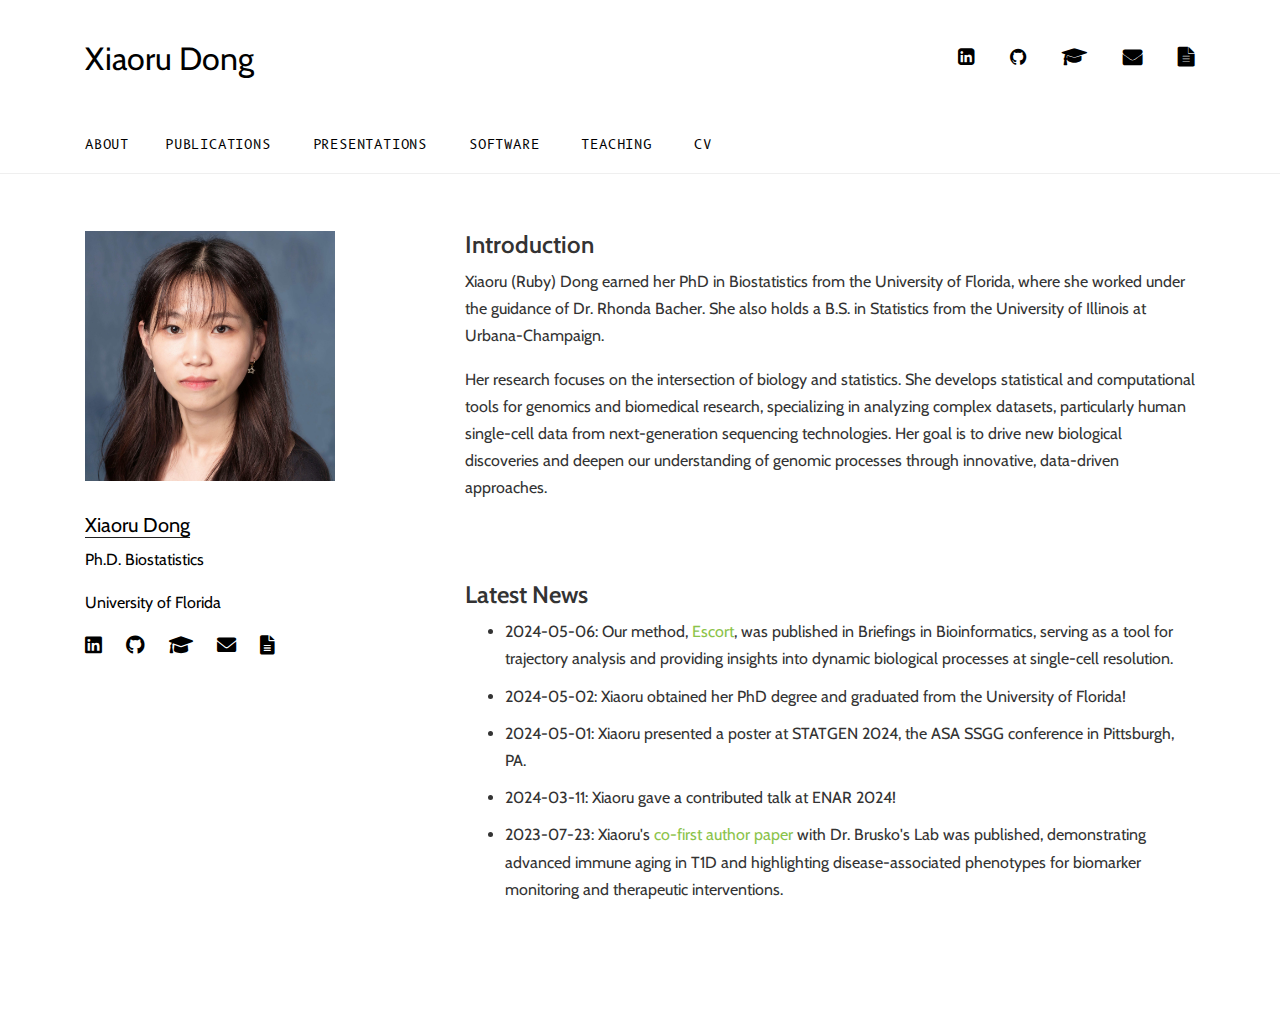
<file: index.html>
<!DOCTYPE html>
<html lang="en">

<head>
  <title>Xiaoru Dong &mdash; </title>
  <meta charset="utf-8">
  <meta name="viewport" content="width=device-width, initial-scale=1, shrink-to-fit=no">

  <link href="https://fonts.googleapis.com/css?family=B612+Mono|Cabin:400,700&display=swap" rel="stylesheet">
  <link rel="stylesheet" href="fonts/icomoon/style.css">

  <link rel="stylesheet" href="css/bootstrap.min.css">
  <link rel="stylesheet" href="css/jquery-ui.css">
  <link rel="stylesheet" href="css/owl.carousel.min.css">
  <link rel="stylesheet" href="css/owl.theme.default.min.css">
  <link rel="stylesheet" href="css/owl.theme.default.min.css">

  <link rel="stylesheet" href="css/jquery.fancybox.min.css">
  <link rel="stylesheet" href="css/bootstrap-datepicker.css">
  <link rel="stylesheet" href="fonts/flaticon/font/flaticon.css">
  <link rel="stylesheet" href="css/aos.css">
  <link href="css/jquery.mb.YTPlayer.min.css" media="all" rel="stylesheet" type="text/css">

  <link rel="stylesheet" href="css/style.css">

  <!-- Include Font Awesome -->
  <link rel="stylesheet" href="https://cdnjs.cloudflare.com/ajax/libs/font-awesome/6.0.0-beta3/css/all.min.css">

  <style>
    .icon-size {
      font-size: 1.2rem;
      color: black;
    }
    .icon-size:hover {
      color: gray;
    }
    .contact-link {
      margin-right: 20px; /* Increased margin for spacing */
    }
    .news-item {
      margin-bottom: 10px; /* Space between news items */
    }
  </style>
</head>

<body data-spy="scroll" data-target=".site-navbar-target" data-offset="300">

  <div class="site-wrap">

    <div class="site-mobile-menu site-navbar-target">
      <div class="site-mobile-menu-header">
        <div class="site-mobile-menu-close mt-3">
          <span class="icon-close2 js-menu-toggle"></span>
        </div>
      </div>
      <div class="site-mobile-menu-body"></div>
    </div>
    
    <div class="header-top">
      <div class="container">
        <div class="row align-items-center">
          <div class="col-12 col-lg-6 d-flex">
            <a href="index.html" class="site-logo">
              Xiaoru Dong
            </a>

            <a href="#" class="ml-auto d-inline-block d-lg-none site-menu-toggle js-menu-toggle text-black">
              <span class="icon-menu h3"></span>
            </a>
          </div>
          <div class="ml-md-auto top-social d-none d-lg-inline-block">
            <a href="https://www.linkedin.com/in/xiaoru-dong" class="d-inline-block p-3" title="LinkedIn"><span class="fab fa-linkedin icon-size"></span></a>
            <a href="https://github.com/xiaorudong" class="d-inline-block p-3" title="GitHub"><span class="fab fa-github icon-size"></span></a>
            <a href="https://scholar.google.com/citations?user=DLBO3GMAAAAJ&hl=en" class="d-inline-block p-3" title="Google Scholar"><span class="fas fa-graduation-cap icon-size"></span></a>
            <a href="mailto:xdong1@ufl.edu" class="d-inline-block p-3" title="Email"><span class="fas fa-envelope icon-size"></span></a>
            <a href="doc/CV_XD_final_v2.pdf" class="d-inline-block p-3" title="CV"><span class="fas fa-file-alt icon-size"></span></a>
          </div>
        </div>
      </div>
      
      <div class="site-navbar py-2 js-sticky-header site-navbar-target d-none pl-0 d-lg-block" role="banner">
        <div class="container">
          <div class="d-flex align-items-center">
            <div class="mr-auto">
              <nav class="site-navigation position-relative text-right" role="navigation">
                <ul class="site-menu main-menu js-clone-nav mr-auto d-none pl-0 d-lg-block">
                  <li class="active">
                    <a href="index.html" class="nav-link text-left">About</a>
                  </li>
                  <li>
                    <a href="publications.html" class="nav-link text-left">Publications</a>
                  </li>
                  <li>
                    <a href="presentations.html" class="nav-link text-left">Presentations</a>
                  </li>
                  <li>
                    <a href="software.html" class="nav-link text-left">Software</a>
                  </li>
                  <li>
                    <a href="teaching.html" class="nav-link text-left">Teaching</a>
                  </li>
                  <li>
                    <a href="doc/CV_XD_final_v2.pdf" class="nav-link text-left" download>CV</a>
                  </li>
                </ul>
              </nav>
            </div>
          </div>
        </div>
      </div>
    </div>
    
    <div class="site-section">
      <div class="container">
        <div class="row">
          <div class="col-lg-4">
            <div class="section-title">
              <img src="images/headshot_square.jpg" alt="Xiaoru Dong" class="img-fluid mb-3" style="width: 250px; height: 250px;">
              <h2 class="mt-3">Xiaoru Dong</h2>
              <p> Ph.D. Biostatistics</p>
              <p> University of Florida</p>
              <div class="mt-3">
                <a href="https://www.linkedin.com/in/xiaoru-dong" class="contact-link icon-size" title="LinkedIn"><span class="fab fa-linkedin"></span></a>
                <a href="https://github.com/xiaorudong" class="contact-link icon-size" title="GitHub"><span class="fab fa-github"></span></a>
                <a href="https://scholar.google.com/citations?user=DLBO3GMAAAAJ&hl=en" class="contact-link icon-size" title="Google Scholar"><span class="fas fa-graduation-cap"></span></a>
                <a href="mailto:xdong1@ufl.edu" class="contact-link icon-size" title="Email"><span class="fas fa-envelope"></span></a>
                <a href="doc/CV_XD_final_v2.pdf" class="contact-link icon-size" title="CV"><span class="fas fa-file-alt"></span></a>
              </div>
            </div>
          </div>
          <div class="col-lg-8">
            <h2 class="introduction-heading">Introduction</h2>
            <p class="mb-3">Xiaoru (Ruby) Dong earned her PhD in Biostatistics from the University of Florida, where she worked under the guidance of Dr. Rhonda Bacher. She also holds a B.S. in Statistics from the University of Illinois at Urbana-Champaign.</p>
            <p>Her research focuses on the intersection of biology and statistics. She develops statistical and computational tools for genomics and biomedical research, specializing in analyzing complex datasets, particularly human single-cell data from next-generation sequencing technologies. Her goal is to drive new biological discoveries and deepen our understanding of genomic processes through innovative, data-driven approaches.</p>
            
            <h2 class="latest-news-heading section-spacing">Latest News</h2>
            <ul>
              <li class="news-item">2024-05-06: Our method, <a href="https://academic.oup.com/bib/article/25/3/bbae216/7667559">Escort</a>, was published in Briefings in Bioinformatics, serving as a tool for trajectory analysis and providing insights into dynamic biological processes at single-cell resolution.</li>
              <li class="news-item">2024-05-02: Xiaoru obtained her PhD degree and graduated from the University of Florida!</li>
              <li class="news-item">2024-05-01: Xiaoru presented a poster at STATGEN 2024, the ASA SSGG conference in Pittsburgh, PA.</li>
              <li class="news-item">2024-03-11: Xiaoru gave a contributed talk at ENAR 2024!</li>
              <li class="news-item">2023-07-23: Xiaoru's <a href="https://www.ncbi.nlm.nih.gov/pmc/articles/PMC10544250">co-first author paper</a> with Dr. Brusko's Lab was published, demonstrating advanced immune aging in T1D and highlighting disease-associated phenotypes for biomarker monitoring and therapeutic interventions.</li>
            </ul>
          </div>
        </div>
      </div>
    </div>
    <!-- .site-wrap -->

    <!-- loader -->
    <div id="loader" class="show fullscreen">
      <svg class="circular" width="48px" height="48px">
        <circle class="path-bg" cx="24" cy="24" r="22" fill="none" stroke-width="4" stroke="#eeeeee"/>
        <circle class="path" cx="24" cy="24" r="22" fill="none" stroke-width="4" stroke-miterlimit="10" stroke="#ff5e15"/>
      </svg>
    </div>

    <script src="js/jquery-3.3.1.min.js"></script>
    <script src="js/jquery-migrate-3.0.1.min.js"></script>
    <script src="js/jquery-ui.js"></script>
    <script src="js/popper.min.js"></script>
    <script src="js/bootstrap.min.js"></script>
    <script src="js/owl.carousel.min.js"></script>
    <script src="js/jquery.stellar.min.js"></script>
    <script src="js/jquery.countdown.min.js"></script>
    <script src="js/bootstrap-datepicker.min.js"></script>
    <script src="js/jquery.easing.1.3.js"></script>
    <script src="js/aos.js"></script>
    <script src="js/jquery.fancybox.min.js"></script>
    <script src="js/jquery.sticky.js"></script>
    <script src="js/jquery.mb.YTPlayer.min.js"></script>
    <script src="js/main.js"></script>
  </div>
</body>
</html>
</file>
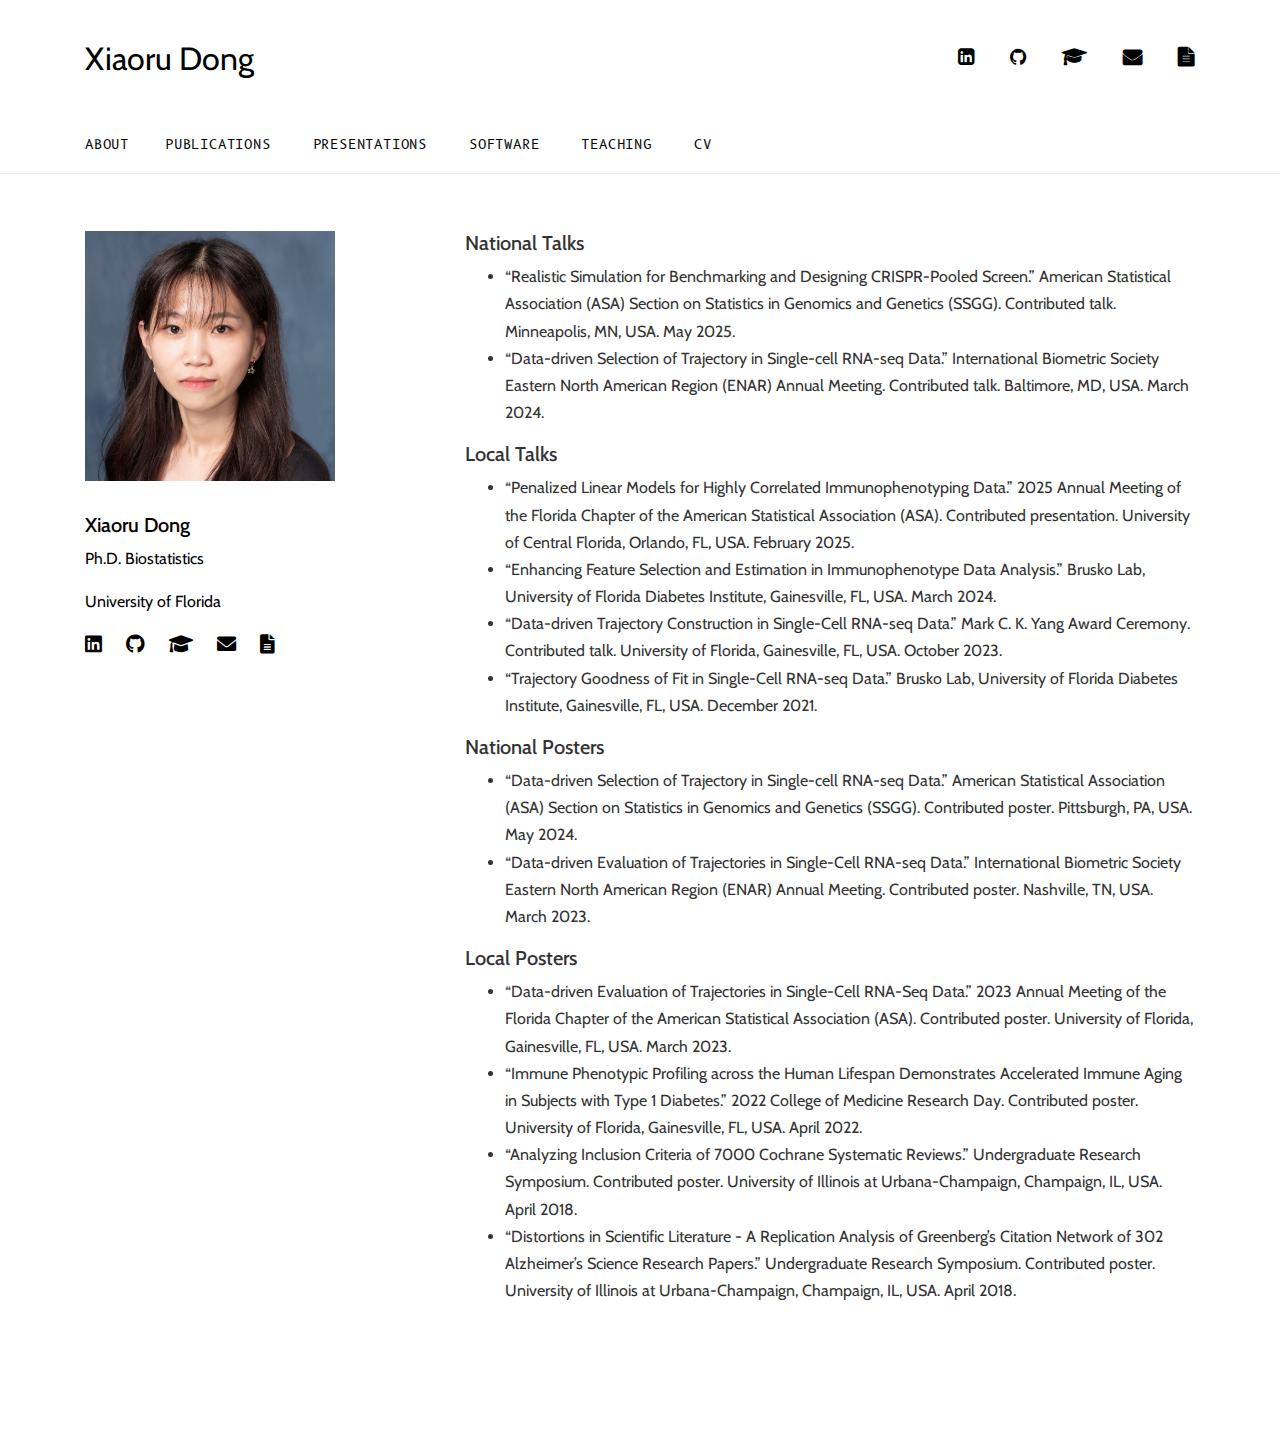
<file: presentations.html>
<!DOCTYPE html>
<html lang="en">

<head>
  <title>Xiaoru Dong &mdash; </title>
  <meta charset="utf-8">
  <meta name="viewport" content="width=device-width, initial-scale=1, shrink-to-fit=no">

  <link href="https://fonts.googleapis.com/css?family=B612+Mono|Cabin:400,700&display=swap" rel="stylesheet">
  <link rel="stylesheet" href="fonts/icomoon/style.css">

  <link rel="stylesheet" href="css/bootstrap.min.css">
  <link rel="stylesheet" href="css/jquery-ui.css">
  <link rel="stylesheet" href="css/owl.carousel.min.css">
  <link rel="stylesheet" href="css/owl.theme.default.min.css">
  <link rel="stylesheet" href="css/owl.theme.default.min.css">

  <link rel="stylesheet" href="css/jquery.fancybox.min.css">
  <link rel="stylesheet" href="css/bootstrap-datepicker.css">
  <link rel="stylesheet" href="fonts/flaticon/font/flaticon.css">
  <link rel="stylesheet" href="css/aos.css">
  <link href="css/jquery.mb.YTPlayer.min.css" media="all" rel="stylesheet" type="text/css">

  <link rel="stylesheet" href="css/style.css">

  <!-- Include Font Awesome -->
  <link rel="stylesheet" href="https://cdnjs.cloudflare.com/ajax/libs/font-awesome/6.0.0-beta3/css/all.min.css">

  <style>
    .icon-size {
      font-size: 1.2rem;
      color: black;
    }

    .icon-size:hover {
      color: gray;
    }

    .contact-link {
      margin-right: 20px;
      /* Increased margin for spacing */
    }

    .news-item {
      margin-bottom: 10px;
      /* Space between news items */
    }
  </style>
</head>

<body data-spy="scroll" data-target=".site-navbar-target" data-offset="300">

  <div class="site-wrap">

    <div class="site-mobile-menu site-navbar-target">
      <div class="site-mobile-menu-header">
        <div class="site-mobile-menu-close mt-3">
          <span class="icon-close2 js-menu-toggle"></span>
        </div>
      </div>
      <div class="site-mobile-menu-body"></div>
    </div>

    <div class="header-top">
      <div class="container">
        <div class="row align-items-center">
          <div class="col-12 col-lg-6 d-flex">
            <a href="index.html" class="site-logo">
              Xiaoru Dong
            </a>

            <a href="#" class="ml-auto d-inline-block d-lg-none site-menu-toggle js-menu-toggle text-black">
              <span class="icon-menu h3"></span>
            </a>
          </div>
          <div class="ml-md-auto top-social d-none d-lg-inline-block">
            <a href="https://www.linkedin.com/in/xiaoru-dong" class="d-inline-block p-3" title="LinkedIn"><span class="fab fa-linkedin icon-size"></span></a>
            <a href="https://github.com/xiaorudong" class="d-inline-block p-3" title="GitHub"><span class="fab fa-github icon-size"></span></a>
            <a href="https://scholar.google.com/citations?user=DLBO3GMAAAAJ&hl=en" class="d-inline-block p-3" title="Google Scholar"><span class="fas fa-graduation-cap icon-size"></span></a>
            <a href="mailto:xdong1@ufl.edu" class="d-inline-block p-3" title="Email"><span class="fas fa-envelope icon-size"></span></a>
            <a href="doc/CV_XD_final_v2.pdf" class="d-inline-block p-3" title="CV"><span class="fas fa-file-alt icon-size"></span></a>
          </div>
        </div>
      </div>

      <div class="site-navbar py-2 js-sticky-header site-navbar-target d-none pl-0 d-lg-block" role="banner">
        <div class="container">
          <div class="d-flex align-items-center">
            <div class="mr-auto">
              <nav class="site-navigation position-relative text-right" role="navigation">
                <ul class="site-menu main-menu js-clone-nav mr-auto d-none pl-0 d-lg-block">
                  <li class="active">
                    <a href="index.html" class="nav-link text-left">About</a>
                  </li>
                  <li>
                    <a href="publications.html" class="nav-link text-left">Publications</a>
                  </li>
                  <li>
                    <a href="presentations.html" class="nav-link text-left">Presentations</a>
                  </li>
                  <li>
                    <a href="software.html" class="nav-link text-left">Software</a>
                  </li>
                  <li>
                    <a href="teaching.html" class="nav-link text-left">Teaching</a>
                  </li>
                  <li>
                    <a href="doc/CV_XD_final_v2.pdf" class="nav-link text-left" download>CV</a>
                  </li>
                </ul>
              </nav>
            </div>
          </div>
        </div>
      </div>
    </div>

    <div class="site-section">
      <div class="container">
        <div class="row">
          <div class="col-lg-4">
            <div class="section-title">
              <img src="images/headshot_square.jpg" alt="Xiaoru Dong" class="img-fluid mb-3" style="width: 250px; height: 250px;">
              <h5 class="mt-3">Xiaoru Dong</h5>
              <p> Ph.D. Biostatistics</p>
              <p> University of Florida</p>
              <div class="mt-3">
                <a href="https://www.linkedin.com/in/xiaoru-dong" class="contact-link icon-size" title="LinkedIn"><span class="fab fa-linkedin"></span></a>
                <a href="https://github.com/xiaorudong" class="contact-link icon-size" title="GitHub"><span class="fab fa-github"></span></a>
                <a href="https://scholar.google.com/citations?user=DLBO3GMAAAAJ&hl=en" class="contact-link icon-size" title="Google Scholar"><span class="fas fa-graduation-cap"></span></a>
                <a href="mailto:xdong1@ufl.edu" class="contact-link icon-size" title="Email"><span class="fas fa-envelope"></span></a>
                <a href="doc/CV_XD_final_v2.pdf" class="contact-link icon-size" title="CV"><span class="fas fa-file-alt"></span></a>
              </div>
            </div>
          </div>
          <div class="col-lg-8">

		<h5 class="introduction-heading">National Talks</h5>
		<ul>
		  <li>“Realistic Simulation for Benchmarking and Designing CRISPR-Pooled Screen.” American Statistical Association (ASA) Section on Statistics in Genomics and Genetics (SSGG). Contributed talk. Minneapolis, MN, USA. May 2025.</li>
		  <li>“Data-driven Selection of Trajectory in Single-cell RNA-seq Data.” International Biometric Society Eastern North American Region (ENAR) Annual Meeting. Contributed talk. Baltimore, MD, USA. March 2024.</li>
		</ul>

		<h5 class="introduction-heading">Local Talks</h5>
		<ul>
		  <li>“Penalized Linear Models for Highly Correlated Immunophenotyping Data.” 2025 Annual Meeting of the Florida Chapter of the American Statistical Association (ASA). Contributed presentation. University of Central Florida, Orlando, FL, USA. February 2025.</li>
		  <li>“Enhancing Feature Selection and Estimation in Immunophenotype Data Analysis.” Brusko Lab, University of Florida Diabetes Institute, Gainesville, FL, USA. March 2024.</li>
		  <li>“Data-driven Trajectory Construction in Single-Cell RNA-seq Data.” Mark C. K. Yang Award Ceremony. Contributed talk. University of Florida, Gainesville, FL, USA. October 2023.</li>
		  <li>“Trajectory Goodness of Fit in Single-Cell RNA-seq Data.” Brusko Lab, University of Florida Diabetes Institute, Gainesville, FL, USA. December 2021.</li>
		</ul>
	
		<h5 class="introduction-heading">National Posters</h5>
		<ul>
		  <li>“Data-driven Selection of Trajectory in Single-cell RNA-seq Data.” American Statistical Association (ASA) Section on Statistics in Genomics and Genetics (SSGG). Contributed poster. Pittsburgh, PA, USA. May 2024.</li>
		  <li>“Data-driven Evaluation of Trajectories in Single-Cell RNA-seq Data.” International Biometric Society Eastern North American Region (ENAR) Annual Meeting. Contributed poster. Nashville, TN, USA. March 2023.</li>
		</ul>

		<h5 class="introduction-heading">Local Posters</h5>
		<ul>
		  <li>“Data-driven Evaluation of Trajectories in Single-Cell RNA-Seq Data.” 2023 Annual Meeting of the Florida Chapter of the American Statistical Association (ASA). Contributed poster. University of Florida, Gainesville, FL, USA. March 2023.</li>
		  <li>“Immune Phenotypic Profiling across the Human Lifespan Demonstrates Accelerated Immune Aging in Subjects with Type 1 Diabetes.” 2022 College of Medicine Research Day. Contributed poster. University of Florida, Gainesville, FL, USA. April 2022.</li>
		  <li>“Analyzing Inclusion Criteria of 7000 Cochrane Systematic Reviews.” Undergraduate Research Symposium. Contributed poster. University of Illinois at Urbana-Champaign, Champaign, IL, USA. April 2018.</li>
		  <li>“Distortions in Scientific Literature - A Replication Analysis of Greenberg’s Citation Network of 302 Alzheimer’s Science Research Papers.” Undergraduate Research Symposium. Contributed poster. University of Illinois at Urbana-Champaign, Champaign, IL, USA. April 2018.</li>
		</ul>
          </div>
        </div>
      </div>
    </div>
    <!-- .site-wrap -->

    <!-- loader -->
    <div id="loader" class="show fullscreen">
      <svg class="circular" width="48px" height="48px">
        <circle class="path-bg" cx="24" cy="24" r="22" fill="none" stroke-width="4" stroke="#eeeeee" />
        <circle class="path" cx="24" cy="24" r="22" fill="none" stroke-width="4" stroke-miterlimit="10" stroke="#ff5e15" />
      </svg>
    </div>

    <script src="js/jquery-3.3.1.min.js"></script>
    <script src="js/jquery-migrate-3.0.1.min.js"></script>
    <script src="js/jquery-ui.js"></script>
    <script src="js/popper.min.js"></script>
    <script src="js/bootstrap.min.js"></script>
    <script src="js/owl.carousel.min.js"></script>
    <script src="js/jquery.stellar.min.js"></script>
    <script src="js/jquery.countdown.min.js"></script>
    <script src="js/bootstrap-datepicker.min.js"></script>
    <script src="js/jquery.easing.1.3.js"></script>
    <script src="js/aos.js"></script>
    <script src="js/jquery.fancybox.min.js"></script>
    <script src="js/jquery.sticky.js"></script>
    <script src="js/jquery.mb.YTPlayer.min.js"></script>
    <script src="js/main.js"></script>
  </div>
</body>

</html>
</file>
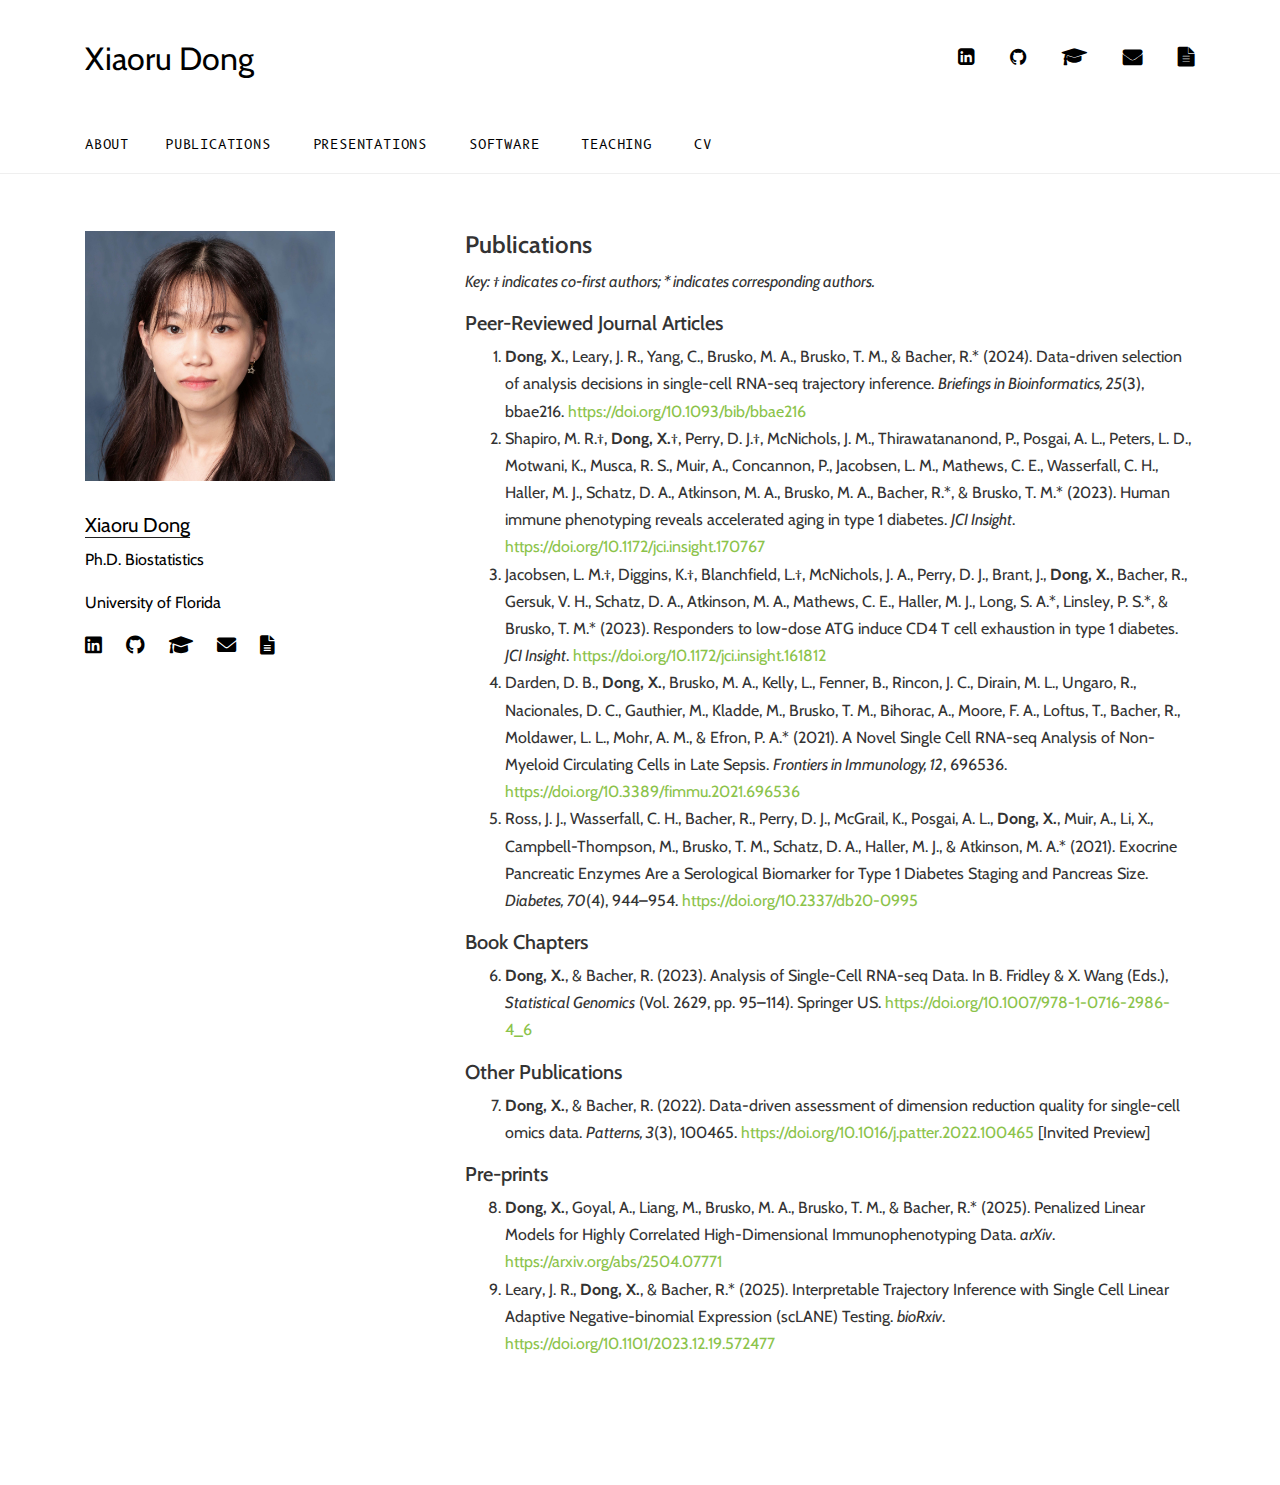
<file: publications.html>
<!DOCTYPE html>
<html lang="en">

<head>
  <title>Xiaoru Dong &mdash; </title>
  <meta charset="utf-8">
  <meta name="viewport" content="width=device-width, initial-scale=1, shrink-to-fit=no">

  <link href="https://fonts.googleapis.com/css?family=B612+Mono|Cabin:400,700&display=swap" rel="stylesheet">
  <link rel="stylesheet" href="fonts/icomoon/style.css">

  <link rel="stylesheet" href="css/bootstrap.min.css">
  <link rel="stylesheet" href="css/jquery-ui.css">
  <link rel="stylesheet" href="css/owl.carousel.min.css">
  <link rel="stylesheet" href="css/owl.theme.default.min.css">
  <link rel="stylesheet" href="css/owl.theme.default.min.css">

  <link rel="stylesheet" href="css/jquery.fancybox.min.css">
  <link rel="stylesheet" href="css/bootstrap-datepicker.css">
  <link rel="stylesheet" href="fonts/flaticon/font/flaticon.css">
  <link rel="stylesheet" href="css/aos.css">
  <link href="css/jquery.mb.YTPlayer.min.css" media="all" rel="stylesheet" type="text/css">

  <link rel="stylesheet" href="css/style.css">

  <!-- Include Font Awesome -->
  <link rel="stylesheet" href="https://cdnjs.cloudflare.com/ajax/libs/font-awesome/6.0.0-beta3/css/all.min.css">

  <style>
    .icon-size {
      font-size: 1.2rem;
      color: black;
    }

    .icon-size:hover {
      color: gray;
    }

    .contact-link {
      margin-right: 20px;
      /* Increased margin for spacing */
    }

    .news-item {
      margin-bottom: 10px;
      /* Space between news items */
    }
  </style>
</head>

<body data-spy="scroll" data-target=".site-navbar-target" data-offset="300">

  <div class="site-wrap">

    <div class="site-mobile-menu site-navbar-target">
      <div class="site-mobile-menu-header">
        <div class="site-mobile-menu-close mt-3">
          <span class="icon-close2 js-menu-toggle"></span>
        </div>
      </div>
      <div class="site-mobile-menu-body"></div>
    </div>

    <div class="header-top">
      <div class="container">
        <div class="row align-items-center">
          <div class="col-12 col-lg-6 d-flex">
            <a href="index.html" class="site-logo">
              Xiaoru Dong
            </a>

            <a href="#" class="ml-auto d-inline-block d-lg-none site-menu-toggle js-menu-toggle text-black">
              <span class="icon-menu h5"></span>
            </a>
          </div>
          <div class="ml-md-auto top-social d-none d-lg-inline-block">
            <a href="https://www.linkedin.com/in/xiaoru-dong" class="d-inline-block p-3" title="LinkedIn"><span class="fab fa-linkedin icon-size"></span></a>
            <a href="https://github.com/xiaorudong" class="d-inline-block p-3" title="GitHub"><span class="fab fa-github icon-size"></span></a>
            <a href="https://scholar.google.com/citations?user=DLBO3GMAAAAJ&hl=en" class="d-inline-block p-3" title="Google Scholar"><span class="fas fa-graduation-cap icon-size"></span></a>
            <a href="mailto:xdong1@ufl.edu" class="d-inline-block p-3" title="Email"><span class="fas fa-envelope icon-size"></span></a>
            <a href="doc/CV_XD_final_v2.pdf" class="d-inline-block p-3" title="CV"><span class="fas fa-file-alt icon-size"></span></a>
          </div>
        </div>
      </div>

      <div class="site-navbar py-2 js-sticky-header site-navbar-target d-none pl-0 d-lg-block" role="banner">
        <div class="container">
          <div class="d-flex align-items-center">
            <div class="mr-auto">
              <nav class="site-navigation position-relative text-right" role="navigation">
                <ul class="site-menu main-menu js-clone-nav mr-auto d-none pl-0 d-lg-block">
                  <li class="active">
                    <a href="index.html" class="nav-link text-left">About</a>
                  </li>
                  <li>
                    <a href="publications.html" class="nav-link text-left">Publications</a>
                  </li>
                  <li>
                    <a href="presentations.html" class="nav-link text-left">Presentations</a>
                  </li>
                  <li>
                    <a href="software.html" class="nav-link text-left">Software</a>
                  </li>
                  <li>
                    <a href="teaching.html" class="nav-link text-left">Teaching</a>
                  </li>
                  <li>
                    <a href="doc/CV_XD_final_v2.pdf" class="nav-link text-left" download>CV</a>
                  </li>
                </ul>
              </nav>
            </div>
          </div>
        </div>
      </div>
    </div>

    <div class="site-section">
      <div class="container">
        <div class="row">
          <div class="col-lg-4">
            <div class="section-title">
              <img src="images/headshot_square.jpg" alt="Xiaoru Dong" class="img-fluid mb-3" style="width: 250px; height: 250px;">
              <h2 class="mt-3">Xiaoru Dong</h2>
              <p> Ph.D. Biostatistics</p>
              <p> University of Florida</p>
              <div class="mt-3">
                <a href="https://www.linkedin.com/in/xiaoru-dong" class="contact-link icon-size" title="LinkedIn"><span class="fab fa-linkedin"></span></a>
                <a href="https://github.com/xiaorudong" class="contact-link icon-size" title="GitHub"><span class="fab fa-github"></span></a>
                <a href="https://scholar.google.com/citations?user=DLBO3GMAAAAJ&hl=en" class="contact-link icon-size" title="Google Scholar"><span class="fas fa-graduation-cap"></span></a>
                <a href="mailto:xdong1@ufl.edu" class="contact-link icon-size" title="Email"><span class="fas fa-envelope"></span></a>
                <a href="doc/CV_XD_final_v2.pdf" class="contact-link icon-size" title="CV"><span class="fas fa-file-alt"></span></a>
              </div>
            </div>
          </div>
          <div class="col-lg-8">
			<h2 class="introduction-heading">Publications</h2>
			<p><i>Key: &#8224; indicates co-first authors; * indicates corresponding authors.</i></p>

			<h5>Peer-Reviewed Journal Articles</h5>
			<ol style="margin-left: 0;">
			  <li><span class="bold">Dong, X.</span>, Leary, J. R., Yang, C., Brusko, M. A., Brusko, T. M., & Bacher, R.* (2024). Data-driven selection of analysis decisions in single-cell RNA-seq trajectory inference. <i>Briefings in Bioinformatics, 25</i>(3), bbae216. <a href="https://doi.org/10.1093/bib/bbae216">https://doi.org/10.1093/bib/bbae216</a></li>

			  <li>Shapiro, M. R.&#8224;, <span class="bold">Dong, X.</span>&#8224;, Perry, D. J.&#8224;, McNichols, J. M., Thirawatananond, P., Posgai, A. L., Peters, L. D., Motwani, K., Musca, R. S., Muir, A., Concannon, P., Jacobsen, L. M., Mathews, C. E., Wasserfall, C. H., Haller, M. J., Schatz, D. A., Atkinson, M. A., Brusko, M. A., Bacher, R.*, & Brusko, T. M.* (2023). Human immune phenotyping reveals accelerated aging in type 1 diabetes. <i>JCI Insight</i>. <a href="https://doi.org/10.1172/jci.insight.170767">https://doi.org/10.1172/jci.insight.170767</a></li>

			  <li>Jacobsen, L. M.&#8224;, Diggins, K.&#8224;, Blanchfield, L.&#8224;, McNichols, J. A., Perry, D. J., Brant, J., <span class="bold">Dong, X.</span>, Bacher, R., Gersuk, V. H., Schatz, D. A., Atkinson, M. A., Mathews, C. E., Haller, M. J., Long, S. A.*, Linsley, P. S.*, & Brusko, T. M.* (2023). Responders to low-dose ATG induce CD4 T cell exhaustion in type 1 diabetes. <i>JCI Insight</i>. <a href="https://doi.org/10.1172/jci.insight.161812">https://doi.org/10.1172/jci.insight.161812</a></li>

			  <li>Darden, D. B., <span class="bold">Dong, X.</span>, Brusko, M. A., Kelly, L., Fenner, B., Rincon, J. C., Dirain, M. L., Ungaro, R., Nacionales, D. C., Gauthier, M., Kladde, M., Brusko, T. M., Bihorac, A., Moore, F. A., Loftus, T., Bacher, R., Moldawer, L. L., Mohr, A. M., & Efron, P. A.* (2021). A Novel Single Cell RNA-seq Analysis of Non-Myeloid Circulating Cells in Late Sepsis. <i>Frontiers in Immunology, 12</i>, 696536. <a href="https://doi.org/10.3389/fimmu.2021.696536">https://doi.org/10.3389/fimmu.2021.696536</a></li>

			  <li>Ross, J. J., Wasserfall, C. H., Bacher, R., Perry, D. J., McGrail, K., Posgai, A. L., <span class="bold">Dong, X.</span>, Muir, A., Li, X., Campbell-Thompson, M., Brusko, T. M., Schatz, D. A., Haller, M. J., & Atkinson, M. A.* (2021). Exocrine Pancreatic Enzymes Are a Serological Biomarker for Type 1 Diabetes Staging and Pancreas Size. <i>Diabetes, 70</i>(4), 944–954. <a href="https://doi.org/10.2337/db20-0995">https://doi.org/10.2337/db20-0995</a></li>
			</ol>

			<h5>Book Chapters</h5>
			<ol style="margin-left: 0;" start="6">
			  <li><span class="bold">Dong, X.</span>, & Bacher, R. (2023). Analysis of Single-Cell RNA-seq Data. In B. Fridley & X. Wang (Eds.), <i>Statistical Genomics</i> (Vol. 2629, pp. 95–114). Springer US. <a href="https://doi.org/10.1007/978-1-0716-2986-4_6">https://doi.org/10.1007/978-1-0716-2986-4_6</a></li>
			</ol>

			<h5>Other Publications</h5>
			<ol style="margin-left: 0;" start="7">
			  <li><span class="bold">Dong, X.</span>, & Bacher, R. (2022). Data-driven assessment of dimension reduction quality for single-cell omics data. <i>Patterns, 3</i>(3), 100465. <a href="https://doi.org/10.1016/j.patter.2022.100465">https://doi.org/10.1016/j.patter.2022.100465</a> [Invited Preview]</li>
			</ol>
			
			<h5>Pre-prints</h5>
			<ol style="margin-left: 0;" start="8">
			  <li><span class="bold">Dong, X.</span>, Goyal, A., Liang, M., Brusko, M. A., Brusko, T. M., & Bacher, R.* (2025). Penalized Linear Models for Highly Correlated High-Dimensional Immunophenotyping Data. <i>arXiv</i>. <a href="https://arxiv.org/abs/2504.07771">https://arxiv.org/abs/2504.07771</a></li>
			  <li>Leary, J. R., <span class="bold">Dong, X.</span>, & Bacher, R.* (2025). Interpretable Trajectory Inference with Single Cell Linear Adaptive Negative-binomial Expression (scLANE) Testing. <i>bioRxiv</i>. <a href="https://doi.org/10.1101/2023.12.19.572477">https://doi.org/10.1101/2023.12.19.572477</a></li>
			</ol>


          </div>
        </div>
      </div>
    </div>
    <!-- .site-wrap -->

    <!-- loader -->
    <div id="loader" class="show fullscreen">
      <svg class="circular" width="48px" height="48px">
        <circle class="path-bg" cx="24" cy="24" r="22" fill="none" stroke-width="4" stroke="#eeeeee" />
        <circle class="path" cx="24" cy="24" r="22" fill="none" stroke-width="4" stroke-miterlimit="10" stroke="#ff5e15" />
      </svg>
    </div>

    <script src="js/jquery-3.3.1.min.js"></script>
    <script src="js/jquery-migrate-3.0.1.min.js"></script>
    <script src="js/jquery-ui.js"></script>
    <script src="js/popper.min.js"></script>
    <script src="js/bootstrap.min.js"></script>
    <script src="js/owl.carousel.min.js"></script>
    <script src="js/jquery.stellar.min.js"></script>
    <script src="js/jquery.countdown.min.js"></script>
    <script src="js/bootstrap-datepicker.min.js"></script>
    <script src="js/jquery.easing.1.3.js"></script>
    <script src="js/aos.js"></script>
    <script src="js/jquery.fancybox.min.js"></script>
    <script src="js/jquery.sticky.js"></script>
    <script src="js/jquery.mb.YTPlayer.min.js"></script>
    <script src="js/main.js"></script>
  </div>
</body>

</html>
</file>
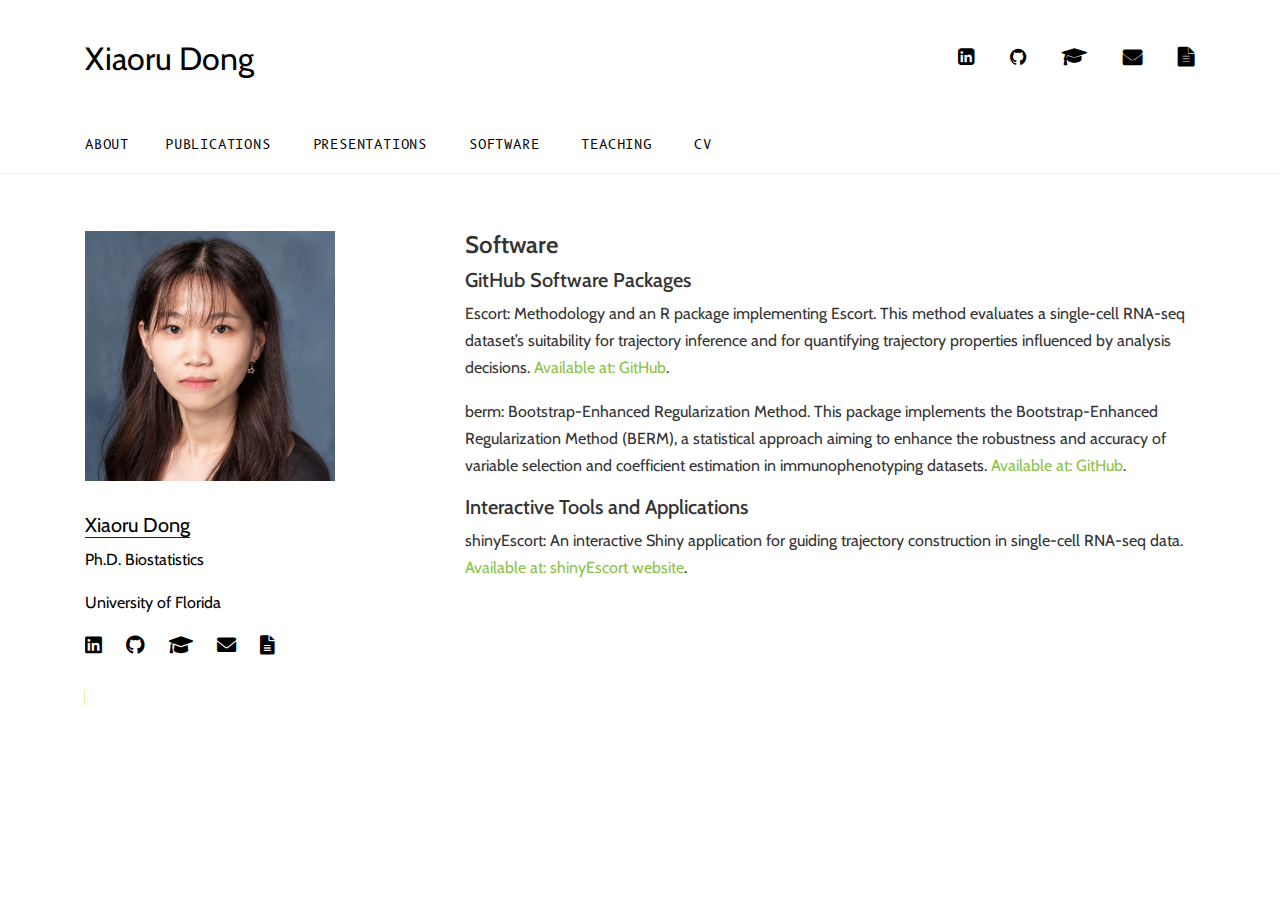
<file: software.html>
<!DOCTYPE html>
<html lang="en">

<head>
  <title>Xiaoru Dong &mdash; </title>
  <meta charset="utf-8">
  <meta name="viewport" content="width=device-width, initial-scale=1, shrink-to-fit=no">

  <link href="https://fonts.googleapis.com/css?family=B612+Mono|Cabin:400,700&display=swap" rel="stylesheet">
  <link rel="stylesheet" href="fonts/icomoon/style.css">

  <link rel="stylesheet" href="css/bootstrap.min.css">
  <link rel="stylesheet" href="css/jquery-ui.css">
  <link rel="stylesheet" href="css/owl.carousel.min.css">
  <link rel="stylesheet" href="css/owl.theme.default.min.css">
  <link rel="stylesheet" href="css/owl.theme.default.min.css">

  <link rel="stylesheet" href="css/jquery.fancybox.min.css">
  <link rel="stylesheet" href="css/bootstrap-datepicker.css">
  <link rel="stylesheet" href="fonts/flaticon/font/flaticon.css">
  <link rel="stylesheet" href="css/aos.css">
  <link href="css/jquery.mb.YTPlayer.min.css" media="all" rel="stylesheet" type="text/css">

  <link rel="stylesheet" href="css/style.css">

  <!-- Include Font Awesome -->
  <link rel="stylesheet" href="https://cdnjs.cloudflare.com/ajax/libs/font-awesome/6.0.0-beta3/css/all.min.css">

  <style>
    .icon-size {
      font-size: 1.2rem;
      color: black;
    }

    .icon-size:hover {
      color: gray;
    }

    .contact-link {
      margin-right: 20px;
      /* Increased margin for spacing */
    }

    .news-item {
      margin-bottom: 10px;
      /* Space between news items */
    }
  </style>
</head>

<body data-spy="scroll" data-target=".site-navbar-target" data-offset="300">

  <div class="site-wrap">

    <div class="site-mobile-menu site-navbar-target">
      <div class="site-mobile-menu-header">
        <div class="site-mobile-menu-close mt-3">
          <span class="icon-close2 js-menu-toggle"></span>
        </div>
      </div>
      <div class="site-mobile-menu-body"></div>
    </div>

    <div class="header-top">
      <div class="container">
        <div class="row align-items-center">
          <div class="col-12 col-lg-6 d-flex">
            <a href="index.html" class="site-logo">
              Xiaoru Dong
            </a>

            <a href="#" class="ml-auto d-inline-block d-lg-none site-menu-toggle js-menu-toggle text-black">
              <span class="icon-menu h3"></span>
            </a>
          </div>
          <div class="ml-md-auto top-social d-none d-lg-inline-block">
            <a href="https://www.linkedin.com/in/xiaoru-dong" class="d-inline-block p-3" title="LinkedIn"><span class="fab fa-linkedin icon-size"></span></a>
            <a href="https://github.com/xiaorudong" class="d-inline-block p-3" title="GitHub"><span class="fab fa-github icon-size"></span></a>
            <a href="https://scholar.google.com/citations?user=DLBO3GMAAAAJ&hl=en" class="d-inline-block p-3" title="Google Scholar"><span class="fas fa-graduation-cap icon-size"></span></a>
            <a href="mailto:xdong1@ufl.edu" class="d-inline-block p-3" title="Email"><span class="fas fa-envelope icon-size"></span></a>
            <a href="doc/CV_XD_final_v2.pdf" class="d-inline-block p-3" title="CV"><span class="fas fa-file-alt icon-size"></span></a>
          </div>
        </div>
      </div>

      <div class="site-navbar py-2 js-sticky-header site-navbar-target d-none pl-0 d-lg-block" role="banner">
        <div class="container">
          <div class="d-flex align-items-center">
            <div class="mr-auto">
              <nav class="site-navigation position-relative text-right" role="navigation">
                <ul class="site-menu main-menu js-clone-nav mr-auto d-none pl-0 d-lg-block">
                  <li class="active">
                    <a href="index.html" class="nav-link text-left">About</a>
                  </li>
                  <li>
                    <a href="publications.html" class="nav-link text-left">Publications</a>
                  </li>
                  <li>
                    <a href="presentations.html" class="nav-link text-left">Presentations</a>
                  </li>
                  <li>
                    <a href="software.html" class="nav-link text-left">Software</a>
                  </li>
                  <li>
                    <a href="teaching.html" class="nav-link text-left">Teaching</a>
                  </li>
                  <li>
                    <a href="doc/CV_XD_final_v2.pdf" class="nav-link text-left" download>CV</a>
                  </li>
                </ul>
              </nav>
            </div>
          </div>
        </div>
      </div>
    </div>

    <div class="site-section">
      <div class="container">
        <div class="row">
          <div class="col-lg-4">
            <div class="section-title">
              <img src="images/headshot_square.jpg" alt="Xiaoru Dong" class="img-fluid mb-3" style="width: 250px; height: 250px;">
              <h2 class="mt-3">Xiaoru Dong</h2>
              <p> Ph.D. Biostatistics</p>
              <p> University of Florida</p>
              <div class="mt-3">
                <a href="https://www.linkedin.com/in/xiaoru-dong" class="contact-link icon-size" title="LinkedIn"><span class="fab fa-linkedin"></span></a>
                <a href="https://github.com/xiaorudong" class="contact-link icon-size" title="GitHub"><span class="fab fa-github"></span></a>
                <a href="https://scholar.google.com/citations?user=DLBO3GMAAAAJ&hl=en" class="contact-link icon-size" title="Google Scholar"><span class="fas fa-graduation-cap"></span></a>
                <a href="mailto:xdong1@ufl.edu" class="contact-link icon-size" title="Email"><span class="fas fa-envelope"></span></a>
                <a href="doc/CV_XD_final_v2.pdf" class="contact-link icon-size" title="CV"><span class="fas fa-file-alt"></span></a>
              </div>
            </div>
          </div>
          <div class="col-lg-8">
          
          <h2 class="introduction-heading">Software</h2>
        
        <!-- Space for the figure -->
        
        <h5>GitHub Software Packages</h5>

		<p><strong>Escort:</strong> Methodology and an R package implementing Escort. This method evaluates a single-cell RNA-seq dataset’s suitability for trajectory inference and for quantifying trajectory properties influenced by analysis decisions. <a href="https://github.com/xiaorudong/Escort">Available at: GitHub</a>.</p>

		<p><strong>berm:</strong> Bootstrap-Enhanced Regularization Method. This package implements the Bootstrap-Enhanced Regularization Method (BERM), a statistical approach aiming to enhance the robustness and accuracy of variable selection and coefficient estimation in immunophenotyping datasets. <a href="https://github.com/xiaorudong/berm">Available at: GitHub</a>.</p>

		<h5>Interactive Tools and Applications</h5>

		<p><strong>shinyEscort:</strong> An interactive Shiny application for guiding trajectory construction in single-cell RNA-seq data. <a href="https://rbacher.rc.ufl.edu/escort/index.html">Available at: shinyEscort website</a>.</p>
      </div>
        </div>
      </div>
    </div>
    <!-- .site-wrap -->

    <!-- loader -->
    <div id="loader" class="show fullscreen">
      <svg class="circular" width="48px" height="48px">
        <circle class="path-bg" cx="24" cy="24" r="22" fill="none" stroke-width="4" stroke="#eeeeee" />
        <circle class="path" cx="24" cy="24" r="22" fill="none" stroke-width="4" stroke-miterlimit="10" stroke="#ff5e15" />
      </svg>
    </div>

    <script src="js/jquery-3.3.1.min.js"></script>
    <script src="js/jquery-migrate-3.0.1.min.js"></script>
    <script src="js/jquery-ui.js"></script>
    <script src="js/popper.min.js"></script>
    <script src="js/bootstrap.min.js"></script>
    <script src="js/owl.carousel.min.js"></script>
    <script src="js/jquery.stellar.min.js"></script>
    <script src="js/jquery.countdown.min.js"></script>
    <script src="js/bootstrap-datepicker.min.js"></script>
    <script src="js/jquery.easing.1.3.js"></script>
    <script src="js/aos.js"></script>
    <script src="js/jquery.fancybox.min.js"></script>
    <script src="js/jquery.sticky.js"></script>
    <script src="js/jquery.mb.YTPlayer.min.js"></script>
    <script src="js/main.js"></script>
  </div>
</body>

</html>
</file>
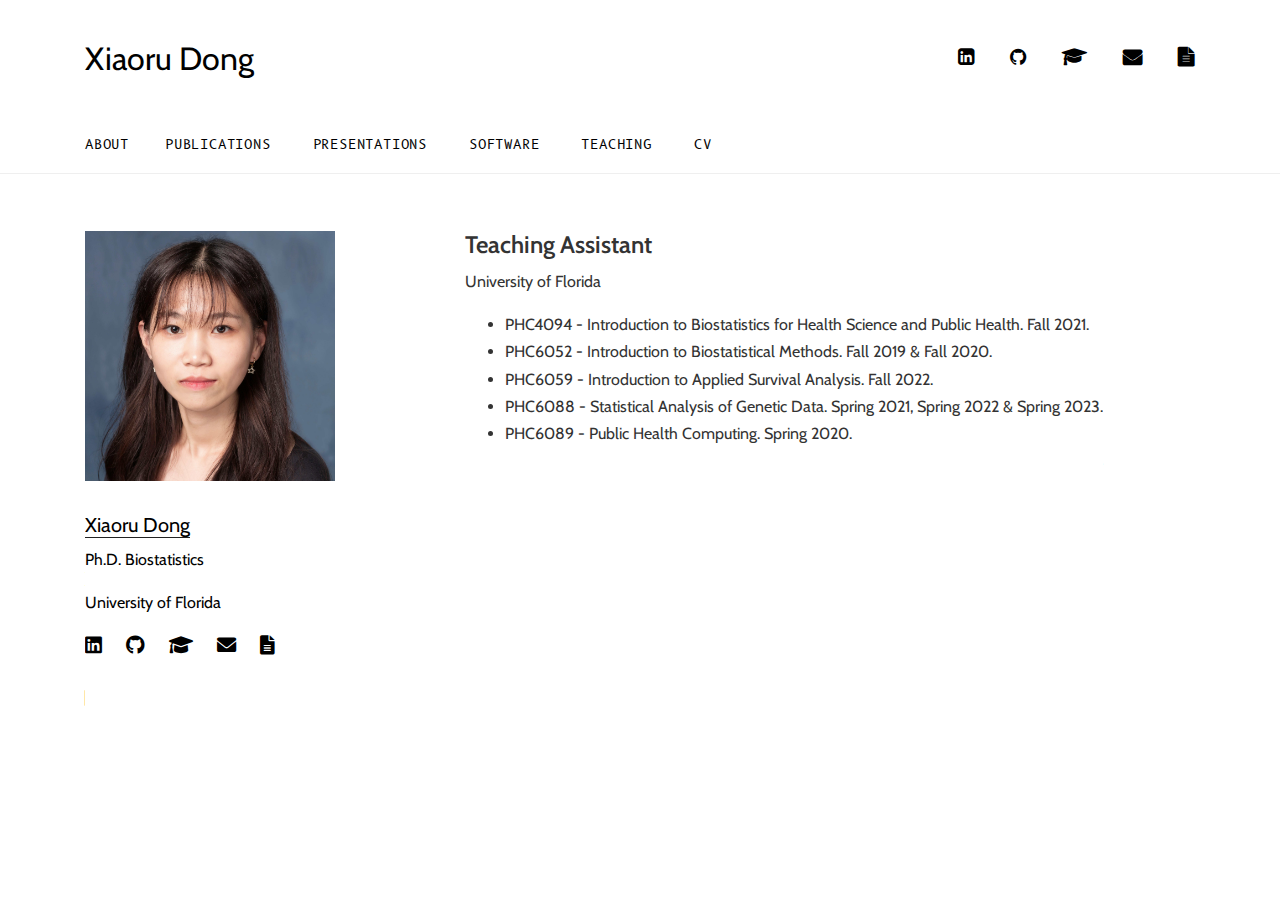
<file: teaching.html>
<!DOCTYPE html>
<html lang="en">

<head>
  <title>Xiaoru Dong &mdash; </title>
  <meta charset="utf-8">
  <meta name="viewport" content="width=device-width, initial-scale=1, shrink-to-fit=no">

  <link href="https://fonts.googleapis.com/css?family=B612+Mono|Cabin:400,700&display=swap" rel="stylesheet">
  <link rel="stylesheet" href="fonts/icomoon/style.css">

  <link rel="stylesheet" href="css/bootstrap.min.css">
  <link rel="stylesheet" href="css/jquery-ui.css">
  <link rel="stylesheet" href="css/owl.carousel.min.css">
  <link rel="stylesheet" href="css/owl.theme.default.min.css">
  <link rel="stylesheet" href="css/owl.theme.default.min.css">

  <link rel="stylesheet" href="css/jquery.fancybox.min.css">
  <link rel="stylesheet" href="css/bootstrap-datepicker.css">
  <link rel="stylesheet" href="fonts/flaticon/font/flaticon.css">
  <link rel="stylesheet" href="css/aos.css">
  <link href="css/jquery.mb.YTPlayer.min.css" media="all" rel="stylesheet" type="text/css">

  <link rel="stylesheet" href="css/style.css">

  <!-- Include Font Awesome -->
  <link rel="stylesheet" href="https://cdnjs.cloudflare.com/ajax/libs/font-awesome/6.0.0-beta3/css/all.min.css">

  <style>
    .icon-size {
      font-size: 1.2rem;
      color: black;
    }

    .icon-size:hover {
      color: gray;
    }

    .contact-link {
      margin-right: 20px;
      /* Increased margin for spacing */
    }

    .news-item {
      margin-bottom: 10px;
      /* Space between news items */
    }
  </style>
</head>

<body data-spy="scroll" data-target=".site-navbar-target" data-offset="300">

  <div class="site-wrap">

    <div class="site-mobile-menu site-navbar-target">
      <div class="site-mobile-menu-header">
        <div class="site-mobile-menu-close mt-3">
          <span class="icon-close2 js-menu-toggle"></span>
        </div>
      </div>
      <div class="site-mobile-menu-body"></div>
    </div>

    <div class="header-top">
      <div class="container">
        <div class="row align-items-center">
          <div class="col-12 col-lg-6 d-flex">
            <a href="index.html" class="site-logo">
              Xiaoru Dong
            </a>

            <a href="#" class="ml-auto d-inline-block d-lg-none site-menu-toggle js-menu-toggle text-black">
              <span class="icon-menu h3"></span>
            </a>
          </div>
          <div class="ml-md-auto top-social d-none d-lg-inline-block">
            <a href="https://www.linkedin.com/in/xiaoru-dong" class="d-inline-block p-3" title="LinkedIn"><span class="fab fa-linkedin icon-size"></span></a>
            <a href="https://github.com/xiaorudong" class="d-inline-block p-3" title="GitHub"><span class="fab fa-github icon-size"></span></a>
            <a href="https://scholar.google.com/citations?user=DLBO3GMAAAAJ&hl=en" class="d-inline-block p-3" title="Google Scholar"><span class="fas fa-graduation-cap icon-size"></span></a>
            <a href="mailto:xdong1@ufl.edu" class="d-inline-block p-3" title="Email"><span class="fas fa-envelope icon-size"></span></a>
            <a href="doc/CV_XD_final_v2.pdf" class="d-inline-block p-3" title="CV"><span class="fas fa-file-alt icon-size"></span></a>
          </div>
        </div>
      </div>

      <div class="site-navbar py-2 js-sticky-header site-navbar-target d-none pl-0 d-lg-block" role="banner">
        <div class="container">
          <div class="d-flex align-items-center">
            <div class="mr-auto">
              <nav class="site-navigation position-relative text-right" role="navigation">
                <ul class="site-menu main-menu js-clone-nav mr-auto d-none pl-0 d-lg-block">
                  <li class="active">
                    <a href="index.html" class="nav-link text-left">About</a>
                  </li>
                  <li>
                    <a href="publications.html" class="nav-link text-left">Publications</a>
                  </li>
                  <li>
                    <a href="presentations.html" class="nav-link text-left">Presentations</a>
                  </li>
                  <li>
                    <a href="software.html" class="nav-link text-left">Software</a>
                  </li>
                  <li>
                    <a href="teaching.html" class="nav-link text-left">Teaching</a>
                  </li>
                  <li>
                    <a href="doc/CV_XD_final_v2.pdf" class="nav-link text-left" download>CV</a>
                  </li>
                </ul>
              </nav>
            </div>
          </div>
        </div>
      </div>
    </div>

    <div class="site-section">
      <div class="container">
        <div class="row">
          <div class="col-lg-4">
            <div class="section-title">
              <img src="images/headshot_square.jpg" alt="Xiaoru Dong" class="img-fluid mb-3" style="width: 250px; height: 250px;">
              <h2 class="mt-3">Xiaoru Dong</h2>
              <p> Ph.D. Biostatistics</p>
              <p> University of Florida</p>
              <div class="mt-3">
                <a href="https://www.linkedin.com/in/xiaoru-dong" class="contact-link icon-size" title="LinkedIn"><span class="fab fa-linkedin"></span></a>
                <a href="https://github.com/xiaorudong" class="contact-link icon-size" title="GitHub"><span class="fab fa-github"></span></a>
                <a href="https://scholar.google.com/citations?user=DLBO3GMAAAAJ&hl=en" class="contact-link icon-size" title="Google Scholar"><span class="fas fa-graduation-cap"></span></a>
                <a href="mailto:xdong1@ufl.edu" class="contact-link icon-size" title="Email"><span class="fas fa-envelope"></span></a>
                <a href="doc/CV_XD_final_v2.pdf" class="contact-link icon-size" title="CV"><span class="fas fa-file-alt"></span></a>
              </div>
            </div>
          </div>
          <div class="col-lg-8">

        <h2 class="introduction-heading">Teaching Assistant</h2>
        <p><strong>University of Florida</strong></p>
        <ul style="margin-left: 0;">
          <li>PHC4094 - Introduction to Biostatistics for Health Science and Public Health. Fall 2021.</li>
          <li>PHC6052 - Introduction to Biostatistical Methods. Fall 2019 &amp; Fall 2020.</li>
          <li>PHC6059 - Introduction to Applied Survival Analysis. Fall 2022.</li>
          <li>PHC6088 - Statistical Analysis of Genetic Data. Spring 2021, Spring 2022 &amp; Spring 2023.</li>
          <li>PHC6089 - Public Health Computing. Spring 2020.</li>
        </ul>
          </div>
        </div>
      </div>
    </div>
    <!-- .site-wrap -->

    <!-- loader -->
    <div id="loader" class="show fullscreen">
      <svg class="circular" width="48px" height="48px">
        <circle class="path-bg" cx="24" cy="24" r="22" fill="none" stroke-width="4" stroke="#eeeeee" />
        <circle class="path" cx="24" cy="24" r="22" fill="none" stroke-width="4" stroke-miterlimit="10" stroke="#ff5e15" />
      </svg>
    </div>

    <script src="js/jquery-3.3.1.min.js"></script>
    <script src="js/jquery-migrate-3.0.1.min.js"></script>
    <script src="js/jquery-ui.js"></script>
    <script src="js/popper.min.js"></script>
    <script src="js/bootstrap.min.js"></script>
    <script src="js/owl.carousel.min.js"></script>
    <script src="js/jquery.stellar.min.js"></script>
    <script src="js/jquery.countdown.min.js"></script>
    <script src="js/bootstrap-datepicker.min.js"></script>
    <script src="js/jquery.easing.1.3.js"></script>
    <script src="js/aos.js"></script>
    <script src="js/jquery.fancybox.min.js"></script>
    <script src="js/jquery.sticky.js"></script>
    <script src="js/jquery.mb.YTPlayer.min.js"></script>
    <script src="js/main.js"></script>
  </div>
</body>

</html>
</file>
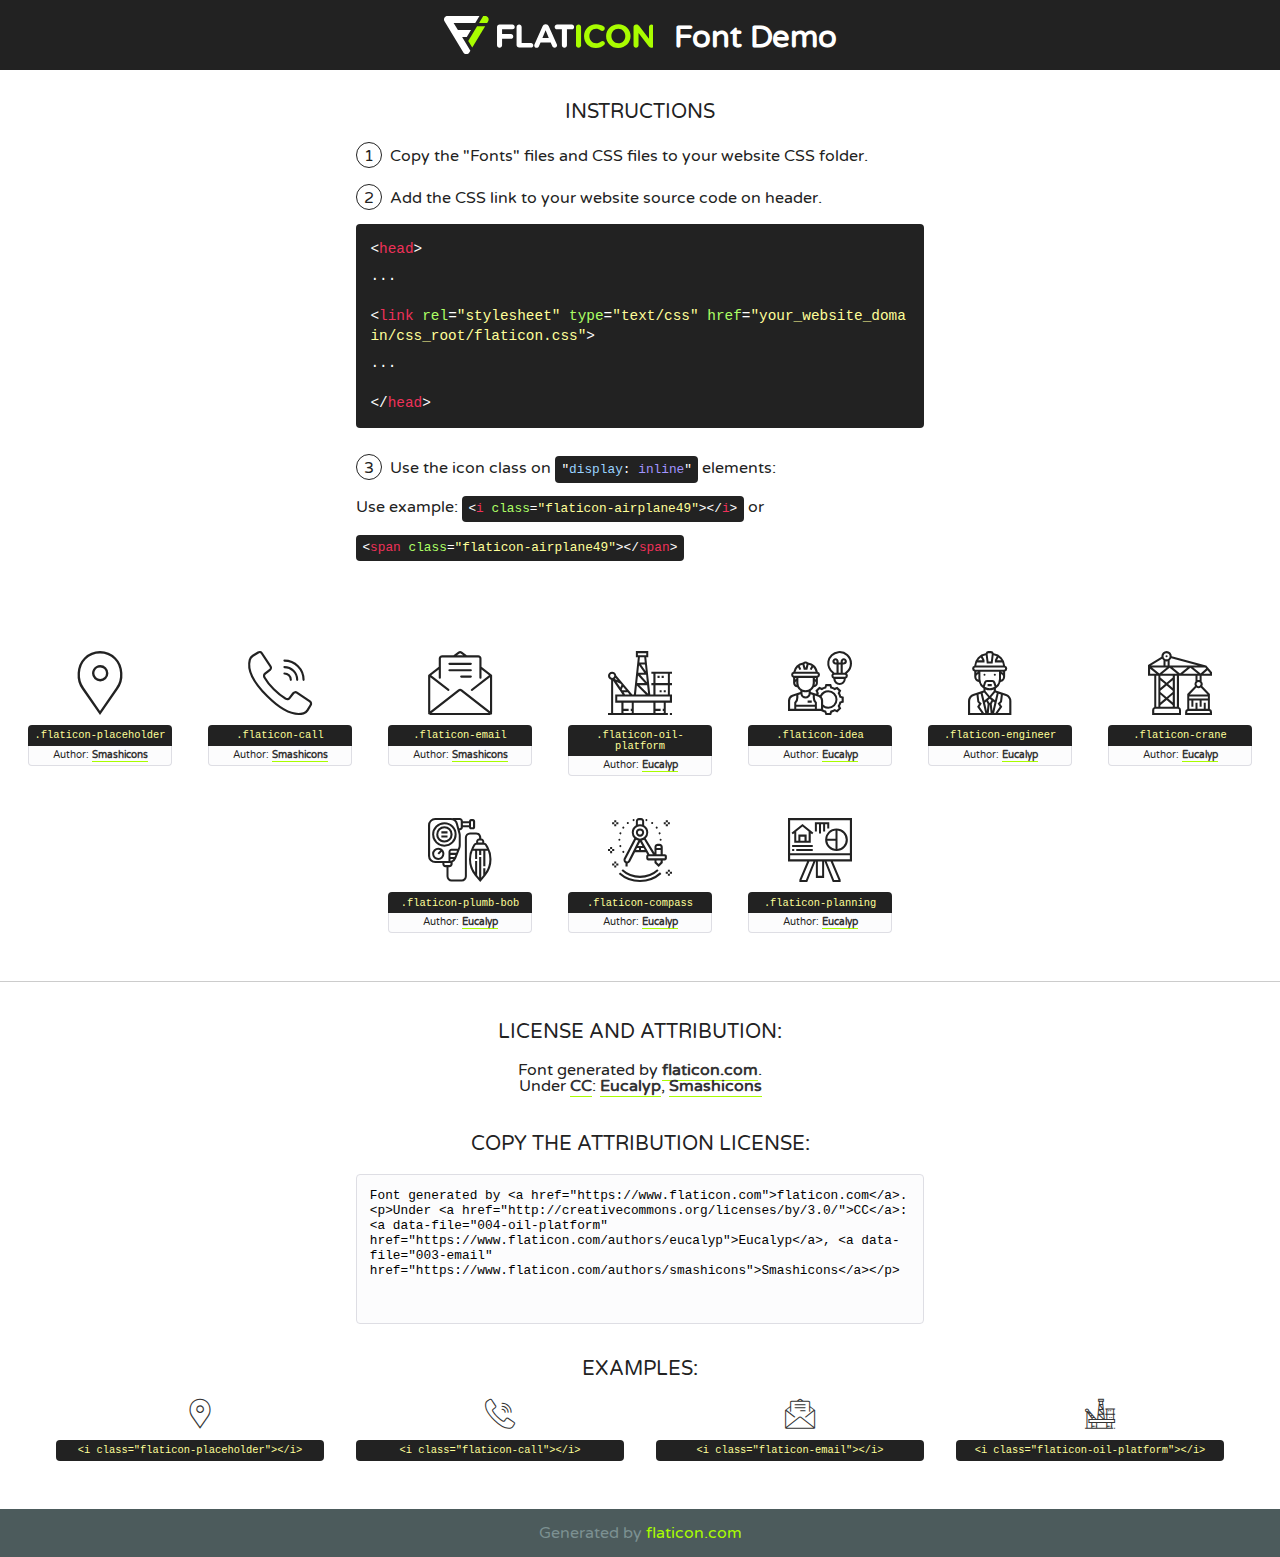
<file: fonts/flaticon/font/flaticon.html>
<!DOCTYPE html>
<!--
  Flaticon icon font: Flaticon
  Creation date: 20/06/2019 00:33
-->
<html>
<!DOCTYPE html>
<html>

<head>
    <title>Flaticon WebFont</title>
    <link href="http://fonts.googleapis.com/css?family=Varela+Round" rel="stylesheet" type="text/css" />
    <link rel="stylesheet" type="text/css" href="flaticon.css">
    <meta charset="UTF-8">
    <style>
    html, body, div, span, applet, object, iframe,
    h1, h2, h3, h4, h5, h6, p, blockquote, pre,
    a, abbr, acronym, address, big, cite, code,
    del, dfn, em, img, ins, kbd, q, s, samp,
    small, strike, strong, sub, sup, tt, var,
    b, u, i, center,
    dl, dt, dd, ol, ul, li,
    fieldset, form, label, legend,
    table, caption, tbody, tfoot, thead, tr, th, td,
    article, aside, canvas, details, embed, 
    figure, figcaption, footer, header, hgroup, 
    menu, nav, output, ruby, section, summary,
    time, mark, audio, video {
        margin: 0;
        padding: 0;
        border: 0;
        font-size: 100%;
        font: inherit;
        vertical-align: baseline;
    }
    /* HTML5 display-role reset for older browsers */
    article, aside, details, figcaption, figure, 
    footer, header, hgroup, menu, nav, section {
        display: block;
    }
    body {
        line-height: 1;
    }
    ol, ul {
        list-style: none;
    }
    blockquote, q {
        quotes: none;
    }
    blockquote:before, blockquote:after,
    q:before, q:after {
        content: '';
        content: none;
    }
    table {
        border-collapse: collapse;
        border-spacing: 0;
    }
    body {
        font-family: 'Varela Round', Helvetica, Arial, sans-serif;
        font-size: 16px;
        color: #222;
    }
    a {
        color: #333;
        border-bottom: 1px solid #a9fd00;
        font-weight: bold;
        text-decoration: none;
    }
    * {
        -moz-box-sizing: border-box;
        -webkit-box-sizing: border-box;
        box-sizing: border-box;
        margin: 0;
        padding: 0;
    }
    [class^="flaticon-"]:before, [class*=" flaticon-"]:before, [class^="flaticon-"]:after, [class*=" flaticon-"]:after {
        font-family: Flaticon;
        font-size: 30px;
        font-style: normal;
        margin-left: 20px;
        color: #333;
    }
    .wrapper {
        max-width: 600px;
        margin: auto;
        padding: 0 1em;
    }
    .title {
        font-size: 1.25em;
        text-align: center;
        margin-bottom: 1em;
        text-transform: uppercase;
    }
    header {
        text-align: center;
        background-color: #222;
        color: #fff;
        padding: 1em;
    }
    header .logo {
        width: 210px;
        height: 38px;
        display: inline-block;
        vertical-align: middle;
        margin-right: 1em;
        border: none;
    }
    header strong {
        font-size: 1.95em;
        font-weight: bold;
        vertical-align: middle;
        margin-top: 5px;
        display: inline-block;
    }
    .demo {
        margin: 2em auto;
        line-height: 1.25em;
    }
    .demo ul li {
        margin-bottom: 1em;
    }
    .demo ul li .num {
        color: #222;
        border-radius: 20px;
        display: inline-block;
        width: 26px;
        padding: 3px;
        height: 26px;
        text-align: center;
        margin-right: 0.5em;
        border: 1px solid #222;
    }
    .demo ul li code {
        background-color: #222;
        border-radius: 4px;
        padding: 0.25em 0.5em;
        display: inline-block;
        color: #fff;
        font-family: Consolas,Monaco,Lucida Console,Liberation Mono,DejaVu Sans Mono,Bitstream Vera Sans Mono,Courier New, monospace;
        font-weight: lighter;
        margin-top: 1em;
        font-size: 0.8em;
        word-break: break-all;
    }
    .demo ul li code.big {
        padding: 1em;
        font-size: 0.9em;
    }
    .demo ul li code .red {
        color: #EF3159;
    }
    .demo ul li code .green {
        color: #ACFF65;
    }
    .demo ul li code .yellow {
        color: #FFFF99;
    }
    .demo ul li code .blue {
        color: #99D3FF;
    }
    .demo ul li code .purple {
        color: #A295FF;
    }
    .demo ul li code .dots {
        margin-top: 0.5em;
        display: block;
    }
    #glyphs {
        border-bottom: 1px solid #ccc;
        padding: 2em 0;
        text-align: center;
    }
    .glyph {
        display: inline-block;
        width: 9em;
        margin: 1em;
        text-align: center;
        vertical-align: top;
        background: #FFF;
    }
    .glyph .glyph-icon {
        padding: 10px;
        display: block;
        font-family:"Flaticon";
        font-size: 64px;
        line-height: 1;
    }
    .glyph .glyph-icon:before {
        font-size: 64px;
        color: #222;
        margin-left: 0;
    }
    .class-name {
        font-size: 0.65em;
        background-color: #222;
        color: #fff;
        border-radius: 4px 4px 0 0;
        padding: 0.5em;
        color: #FFFF99;
        font-family: Consolas,Monaco,Lucida Console,Liberation Mono,DejaVu Sans Mono,Bitstream Vera Sans Mono,Courier New, monospace;
    }
    .author-name {
        font-size: 0.6em;
        background-color: #fcfcfd;
        border: 1px solid #DEDEE4;
        border-top: 0;
        border-radius: 0 0 4px 4px;
        padding: 0.5em;
    }
    .class-name:last-child {
        font-size: 10px;
        color:#888;
    }
    .class-name:last-child a {
        font-size: 10px;
        color:#555;
    }
    .class-name:last-child a:hover {
        color:#a9fd00;
    }
    .glyph > input {
        display: block;
        width: 100px;
        margin: 5px auto;
        text-align: center;
        font-size: 12px;
        cursor: text;
    }
    .glyph > input.icon-input {
        font-family:"Flaticon";
        font-size: 16px;
        margin-bottom: 10px;
    }
    .attribution .title {
        margin-top: 2em;
    }
    .attribution textarea {
        background-color: #fcfcfd;
        padding: 1em;
        border: none;
        box-shadow: none;
        border: 1px solid #DEDEE4;
        border-radius: 4px;
        resize: none;
        width: 100%;
        height: 150px;
        font-size: 0.8em;
        font-family: Consolas,Monaco,Lucida Console,Liberation Mono,DejaVu Sans Mono,Bitstream Vera Sans Mono,Courier New, monospace;
        -webkit-appearance: none;
    }
    .iconsuse {
        margin: 2em auto;
        text-align: center;
        max-width: 1200px;
    }
    .iconsuse:after {
        content: '';
        display: table;
        clear: both;
    }
    .iconsuse .image {
        float: left;
        width: 25%;
        padding: 0 1em;
    }
    .iconsuse .image p {
        margin-bottom: 1em;
    }
    .iconsuse .image span {
        display: block;
        font-size: 0.65em;
        background-color: #222;
        color: #fff;
        border-radius: 4px;
        padding: 0.5em;
        color: #FFFF99;
        margin-top: 1em;
        font-family: Consolas,Monaco,Lucida Console,Liberation Mono,DejaVu Sans Mono,Bitstream Vera Sans Mono,Courier New, monospace;
    }
    #footer {
        text-align: center;
        background-color: #4C5B5C;
        color: #7c9192;
        padding: 1em;
    }
    #footer a {
        border: none;
        color: #a9fd00;
        font-weight: normal;
    }
    @media (max-width: 960px) {
        .iconsuse .image {
            width: 50%;
        }
    }
    @media (max-width: 560px) {
        .iconsuse .image {
            width: 100%;
        }
    }
    </style>
</head>

<body class="characters-off">

    <header>
        <a href="https://www.flaticon.com" target="_blank" class="logo">
            <svg version="1.1" xmlns="http://www.w3.org/2000/svg" xmlns:xlink="http://www.w3.org/1999/xlink" xmlns:a="http://ns.adobe.com/AdobeSVGViewerExtensions/3.0/" viewBox="0 0 560.875 102.036" enable-background="new 0 0 560.875 102.036" xml:space="preserve">
                <defs>
                </defs>
                <g>
                    <g class="letters">
                        <path fill="#ffffff" d="M141.596,29.675c0-3.777,2.985-6.767,6.764-6.767h34.438c3.426,0,6.15,2.728,6.15,6.15
                        c0,3.43-2.724,6.149-6.15,6.149h-27.674v13.091h23.719c3.429,0,6.151,2.724,6.151,6.15c0,3.43-2.723,6.149-6.151,6.149h-23.719
                        v17.574c0,3.773-2.986,6.761-6.764,6.761c-3.779,0-6.764-2.989-6.764-6.761V29.675z"></path>
                        <path fill="#ffffff" d="M193.844,29.149c0-3.781,2.985-6.767,6.764-6.767c3.776,0,6.763,2.985,6.763,6.767v42.957h25.039
                        c3.426,0,6.149,2.726,6.149,6.153c0,3.425-2.723,6.15-6.149,6.15h-31.802c-3.779,0-6.764-2.986-6.764-6.768V29.149z"></path>
                        <path fill="#ffffff" d="M241.891,75.71l21.438-48.407c1.492-3.341,4.215-5.357,7.906-5.357h0.792
                        c3.686,0,6.323,2.017,7.815,5.357l21.439,48.407c0.436,0.967,0.701,1.845,0.701,2.723c0,3.602-2.809,6.501-6.414,6.501
                        c-3.161,0-5.269-1.845-6.499-4.655l-4.132-9.661h-27.059l-4.301,10.102c-1.144,2.631-3.426,4.214-6.237,4.214
                        c-3.517,0-6.24-2.81-6.24-6.325C241.1,77.64,241.451,76.677,241.891,75.71z M279.932,58.666l-8.521-20.297l-8.526,20.297H279.932
                        z"></path>
                        <path fill="#ffffff" d="M314.864,35.387H301.86c-3.429,0-6.239-2.813-6.239-6.238c0-3.429,2.811-6.24,6.239-6.24h39.533
                        c3.426,0,6.237,2.811,6.237,6.24c0,3.425-2.811,6.238-6.237,6.238h-13.001v42.785c0,3.773-2.99,6.761-6.764,6.761
                        c-3.779,0-6.764-2.989-6.764-6.761V35.387z"></path>
                        <path fill="#A9FD00" d="M352.615,29.149c0-3.781,2.985-6.767,6.767-6.767c3.774,0,6.761,2.985,6.761,6.767v49.024
                        c0,3.773-2.987,6.761-6.761,6.761c-3.781,0-6.767-2.989-6.767-6.761V29.149z"></path>
                        <path fill="#A9FD00" d="M374.132,53.836v-0.179c0-17.481,13.178-31.801,32.065-31.801c9.22,0,15.459,2.458,20.557,6.238
                        c1.402,1.054,2.637,2.985,2.637,5.357c0,3.692-2.985,6.59-6.681,6.59c-1.845,0-3.071-0.702-4.044-1.319
                        c-3.776-2.813-7.729-4.393-12.562-4.393c-10.364,0-17.831,8.611-17.831,19.154v0.173c0,10.542,7.291,19.329,17.831,19.329
                        c5.715,0,9.492-1.756,13.359-4.834c1.049-0.874,2.458-1.491,4.039-1.491c3.429,0,6.325,2.813,6.325,6.236
                        c0,2.106-1.056,3.78-2.282,4.834c-5.539,4.834-12.036,7.733-21.878,7.733C387.572,85.464,374.132,71.493,374.132,53.836z"></path>
                        <path fill="#A9FD00" d="M433.009,53.836v-0.179c0-17.481,13.79-31.801,32.766-31.801c18.981,0,32.592,14.143,32.592,31.628v0.173
                        c0,17.483-13.785,31.807-32.769,31.807C446.625,85.464,433.009,71.32,433.009,53.836z M484.224,53.836v-0.179
                        c0-10.539-7.725-19.326-18.626-19.326c-10.893,0-18.449,8.611-18.449,19.154v0.173c0,10.542,7.73,19.329,18.626,19.329
                        C476.676,72.986,484.224,64.378,484.224,53.836z"></path>
                        <path fill="#A9FD00" d="M506.233,29.321c0-3.774,2.99-6.763,6.767-6.763h1.401c3.252,0,5.183,1.583,7.029,3.953l26.093,34.265
                        V29.059c0-3.692,2.99-6.677,6.681-6.677c3.683,0,6.671,2.985,6.671,6.677v48.934c0,3.78-2.987,6.765-6.764,6.765h-0.436
                        c-3.257,0-5.188-1.581-7.034-3.953l-27.056-35.492v32.944c0,3.687-2.985,6.676-6.678,6.676c-3.683,0-6.673-2.989-6.673-6.676
                        V29.321z"></path>
                    </g>
                    <g class="insignia">
                        <path fill="#ffffff" d="M48.372,56.137h12.517l11.156-18.537H37.186L25.688,18.539h57.825L94.668,0H9.271
                        C5.925,0,2.842,1.801,1.198,4.716c-1.644,2.907-1.593,6.482,0.134,9.343l50.38,83.501c1.678,2.781,4.689,4.476,7.938,4.476
                        c3.246,0,6.257-1.695,7.935-4.476l2.898-4.804L48.372,56.137z"></path>
                        <g class="i">
                            <path fill="#A9FD00" d="M93.575,18.539h0.031v0.004l21.652,0.004l2.705-4.488c1.727-2.861,1.778-6.436,0.133-9.343
                            C116.454,1.801,113.371,0,110.026,0h-5.294L93.575,18.539z"></path>
                            <polygon fill="#A9FD00" points="88.291,27.356 64.725,66.486 75.519,84.404 109.942,27.356"></polygon>
                        </g>
                    </g>
                </g>
            </svg>
        </a>
        <strong>Font Demo</strong>
    </header>


    <section class="demo wrapper">

        <p class="title">Instructions</p>

        <ul>
            <li>
                <span class="num">1</span>Copy the "Fonts" files and CSS files to your website CSS folder.
            </li>
            <li>
                <span class="num">2</span>Add the CSS link to your website source code on header.
                <code class="big">
                    &lt;<span class="red">head</span>&gt;
                    <br/><span class="dots">...</span>
                    <br/>&lt;<span class="red">link</span> <span class="green">rel</span>=<span class="yellow">"stylesheet"</span> <span class="green">type</span>=<span class="yellow">"text/css"</span> <span class="green">href</span>=<span class="yellow">"your_website_domain/css_root/flaticon.css"</span>&gt;
                    <br/><span class="dots">...</span>
                    <br/>&lt;/<span class="red">head</span>&gt;
                </code>
            </li>

            <li>
                <p>
                    <span class="num">3</span>Use the icon class on <code>"<span class="blue">display</span>:<span class="purple"> inline</span>"</code> elements:
                    <br />
                    Use example: <code>&lt;<span class="red">i</span> <span class="green">class</span>=<span class="yellow">&quot;flaticon-airplane49&quot;</span>&gt;&lt;/<span class="red">i</span>&gt;</code> or <code>&lt;<span class="red">span</span> <span class="green">class</span>=<span class="yellow">&quot;flaticon-airplane49&quot;</span>&gt;&lt;/<span class="red">span</span>&gt;</code>
            </li>
        </ul>

    </section>




   <section id="glyphs">          
    
      
        <div class="glyph"><div class="glyph-icon flaticon-placeholder"></div>
            <div class="class-name">.flaticon-placeholder</div>
            <div class="author-name">Author: <a data-file="001-placeholder" href="https://www.flaticon.com/authors/smashicons">Smashicons</a> </div> 
        </div>        
        
        <div class="glyph"><div class="glyph-icon flaticon-call"></div>
            <div class="class-name">.flaticon-call</div>
            <div class="author-name">Author: <a data-file="002-call" href="https://www.flaticon.com/authors/smashicons">Smashicons</a> </div> 
        </div>        
        
        <div class="glyph"><div class="glyph-icon flaticon-email"></div>
            <div class="class-name">.flaticon-email</div>
            <div class="author-name">Author: <a data-file="003-email" href="https://www.flaticon.com/authors/smashicons">Smashicons</a> </div> 
        </div>        
        
        <div class="glyph"><div class="glyph-icon flaticon-oil-platform"></div>
            <div class="class-name">.flaticon-oil-platform</div>
            <div class="author-name">Author: <a data-file="004-oil-platform" href="https://www.flaticon.com/authors/eucalyp">Eucalyp</a> </div> 
        </div>        
        
        <div class="glyph"><div class="glyph-icon flaticon-idea"></div>
            <div class="class-name">.flaticon-idea</div>
            <div class="author-name">Author: <a data-file="005-idea" href="https://www.flaticon.com/authors/eucalyp">Eucalyp</a> </div> 
        </div>        
        
        <div class="glyph"><div class="glyph-icon flaticon-engineer"></div>
            <div class="class-name">.flaticon-engineer</div>
            <div class="author-name">Author: <a data-file="006-engineer" href="https://www.flaticon.com/authors/eucalyp">Eucalyp</a> </div> 
        </div>        
        
        <div class="glyph"><div class="glyph-icon flaticon-crane"></div>
            <div class="class-name">.flaticon-crane</div>
            <div class="author-name">Author: <a data-file="007-crane" href="https://www.flaticon.com/authors/eucalyp">Eucalyp</a> </div> 
        </div>        
        
        <div class="glyph"><div class="glyph-icon flaticon-plumb-bob"></div>
            <div class="class-name">.flaticon-plumb-bob</div>
            <div class="author-name">Author: <a data-file="008-plumb-bob" href="https://www.flaticon.com/authors/eucalyp">Eucalyp</a> </div> 
        </div>        
        
        <div class="glyph"><div class="glyph-icon flaticon-compass"></div>
            <div class="class-name">.flaticon-compass</div>
            <div class="author-name">Author: <a data-file="009-compass" href="https://www.flaticon.com/authors/eucalyp">Eucalyp</a> </div> 
        </div>        
        
        <div class="glyph"><div class="glyph-icon flaticon-planning"></div>
            <div class="class-name">.flaticon-planning</div>
            <div class="author-name">Author: <a data-file="010-planning" href="https://www.flaticon.com/authors/eucalyp">Eucalyp</a> </div> 
        </div>        
        

    </section>



    <section class="attribution wrapper"   style="text-align:center;">

      <div class="title">License and attribution:</div><div class="attrDiv">Font generated by <a href="https://www.flaticon.com">flaticon.com</a>. <div><p>Under <a href="http://creativecommons.org/licenses/by/3.0/">CC</a>: <a data-file="004-oil-platform" href="https://www.flaticon.com/authors/eucalyp">Eucalyp</a>, <a data-file="003-email" href="https://www.flaticon.com/authors/smashicons">Smashicons</a></p>  </div>
      </div>
      <div class="title">Copy the Attribution License:</div>

    <textarea onclick="this.focus();this.select();">Font generated by &lt;a href=&quot;https://www.flaticon.com&quot;&gt;flaticon.com&lt;/a&gt;. <p>Under <a href="http://creativecommons.org/licenses/by/3.0/">CC</a>: <a data-file="004-oil-platform" href="https://www.flaticon.com/authors/eucalyp">Eucalyp</a>, <a data-file="003-email" href="https://www.flaticon.com/authors/smashicons">Smashicons</a></p>  
     </textarea>

    </section>

    <section class="iconsuse">

          <div class="title">Examples:</div>            
             
            <div class="image">
                <p>
                    <i class="glyph-icon flaticon-placeholder"></i> 
                    <span>&lt;i class=&quot;flaticon-placeholder&quot;&gt;&lt;/i&gt;</span>
                </p>
            </div>
            
            <div class="image">
                <p>
                    <i class="glyph-icon flaticon-call"></i> 
                    <span>&lt;i class=&quot;flaticon-call&quot;&gt;&lt;/i&gt;</span>
                </p>
            </div>
            
            <div class="image">
                <p>
                    <i class="glyph-icon flaticon-email"></i> 
                    <span>&lt;i class=&quot;flaticon-email&quot;&gt;&lt;/i&gt;</span>
                </p>
            </div>
            
            <div class="image">
                <p>
                    <i class="glyph-icon flaticon-oil-platform"></i> 
                    <span>&lt;i class=&quot;flaticon-oil-platform&quot;&gt;&lt;/i&gt;</span>
                </p>
            </div>
                       
        </div>
                            
    </section>

<div id="footer">
    <div>Generated by <a href="https://www.flaticon.com">flaticon.com</a>
    </div>
</div>



</body>
</html>
</file>
<file: fonts/icomoon/style.css>
@font-face {
  font-family: 'icomoon';
  src:  url('fonts/icomoon.eot?10si43');
  src:  url('fonts/icomoon.eot?10si43#iefix') format('embedded-opentype'),
    url('fonts/icomoon.ttf?10si43') format('truetype'),
    url('fonts/icomoon.woff?10si43') format('woff'),
    url('fonts/icomoon.svg?10si43#icomoon') format('svg');
  font-weight: normal;
  font-style: normal;
}

[class^="icon-"], [class*=" icon-"] {
  /* use !important to prevent issues with browser extensions that change fonts */
  font-family: 'icomoon' !important;
  speak: none;
  font-style: normal;
  font-weight: normal;
  font-variant: normal;
  text-transform: none;
  line-height: 1;

  /* Better Font Rendering =========== */
  -webkit-font-smoothing: antialiased;
  -moz-osx-font-smoothing: grayscale;
}

.icon-asterisk:before {
  content: "\f069";
}
.icon-plus:before {
  content: "\f067";
}
.icon-question:before {
  content: "\f128";
}
.icon-minus:before {
  content: "\f068";
}
.icon-glass:before {
  content: "\f000";
}
.icon-music:before {
  content: "\f001";
}
.icon-search:before {
  content: "\f002";
}
.icon-envelope-o:before {
  content: "\f003";
}
.icon-heart:before {
  content: "\f004";
}
.icon-star:before {
  content: "\f005";
}
.icon-star-o:before {
  content: "\f006";
}
.icon-user:before {
  content: "\f007";
}
.icon-film:before {
  content: "\f008";
}
.icon-th-large:before {
  content: "\f009";
}
.icon-th:before {
  content: "\f00a";
}
.icon-th-list:before {
  content: "\f00b";
}
.icon-check:before {
  content: "\f00c";
}
.icon-close:before {
  content: "\f00d";
}
.icon-remove:before {
  content: "\f00d";
}
.icon-times:before {
  content: "\f00d";
}
.icon-search-plus:before {
  content: "\f00e";
}
.icon-search-minus:before {
  content: "\f010";
}
.icon-power-off:before {
  content: "\f011";
}
.icon-signal:before {
  content: "\f012";
}
.icon-cog:before {
  content: "\f013";
}
.icon-gear:before {
  content: "\f013";
}
.icon-trash-o:before {
  content: "\f014";
}
.icon-home:before {
  content: "\f015";
}
.icon-file-o:before {
  content: "\f016";
}
.icon-clock-o:before {
  content: "\f017";
}
.icon-road:before {
  content: "\f018";
}
.icon-download:before {
  content: "\f019";
}
.icon-arrow-circle-o-down:before {
  content: "\f01a";
}
.icon-arrow-circle-o-up:before {
  content: "\f01b";
}
.icon-inbox:before {
  content: "\f01c";
}
.icon-play-circle-o:before {
  content: "\f01d";
}
.icon-repeat:before {
  content: "\f01e";
}
.icon-rotate-right:before {
  content: "\f01e";
}
.icon-refresh:before {
  content: "\f021";
}
.icon-list-alt:before {
  content: "\f022";
}
.icon-lock:before {
  content: "\f023";
}
.icon-flag:before {
  content: "\f024";
}
.icon-headphones:before {
  content: "\f025";
}
.icon-volume-off:before {
  content: "\f026";
}
.icon-volume-down:before {
  content: "\f027";
}
.icon-volume-up:before {
  content: "\f028";
}
.icon-qrcode:before {
  content: "\f029";
}
.icon-barcode:before {
  content: "\f02a";
}
.icon-tag:before {
  content: "\f02b";
}
.icon-tags:before {
  content: "\f02c";
}
.icon-book:before {
  content: "\f02d";
}
.icon-bookmark:before {
  content: "\f02e";
}
.icon-print:before {
  content: "\f02f";
}
.icon-camera:before {
  content: "\f030";
}
.icon-font:before {
  content: "\f031";
}
.icon-bold:before {
  content: "\f032";
}
.icon-italic:before {
  content: "\f033";
}
.icon-text-height:before {
  content: "\f034";
}
.icon-text-width:before {
  content: "\f035";
}
.icon-align-left:before {
  content: "\f036";
}
.icon-align-center:before {
  content: "\f037";
}
.icon-align-right:before {
  content: "\f038";
}
.icon-align-justify:before {
  content: "\f039";
}
.icon-list:before {
  content: "\f03a";
}
.icon-dedent:before {
  content: "\f03b";
}
.icon-outdent:before {
  content: "\f03b";
}
.icon-indent:before {
  content: "\f03c";
}
.icon-video-camera:before {
  content: "\f03d";
}
.icon-image:before {
  content: "\f03e";
}
.icon-photo:before {
  content: "\f03e";
}
.icon-picture-o:before {
  content: "\f03e";
}
.icon-pencil:before {
  content: "\f040";
}
.icon-map-marker:before {
  content: "\f041";
}
.icon-adjust:before {
  content: "\f042";
}
.icon-tint:before {
  content: "\f043";
}
.icon-edit:before {
  content: "\f044";
}
.icon-pencil-square-o:before {
  content: "\f044";
}
.icon-share-square-o:before {
  content: "\f045";
}
.icon-check-square-o:before {
  content: "\f046";
}
.icon-arrows:before {
  content: "\f047";
}
.icon-step-backward:before {
  content: "\f048";
}
.icon-fast-backward:before {
  content: "\f049";
}
.icon-backward:before {
  content: "\f04a";
}
.icon-play:before {
  content: "\f04b";
}
.icon-pause:before {
  content: "\f04c";
}
.icon-stop:before {
  content: "\f04d";
}
.icon-forward:before {
  content: "\f04e";
}
.icon-fast-forward:before {
  content: "\f050";
}
.icon-step-forward:before {
  content: "\f051";
}
.icon-eject:before {
  content: "\f052";
}
.icon-chevron-left:before {
  content: "\f053";
}
.icon-chevron-right:before {
  content: "\f054";
}
.icon-plus-circle:before {
  content: "\f055";
}
.icon-minus-circle:before {
  content: "\f056";
}
.icon-times-circle:before {
  content: "\f057";
}
.icon-check-circle:before {
  content: "\f058";
}
.icon-question-circle:before {
  content: "\f059";
}
.icon-info-circle:before {
  content: "\f05a";
}
.icon-crosshairs:before {
  content: "\f05b";
}
.icon-times-circle-o:before {
  content: "\f05c";
}
.icon-check-circle-o:before {
  content: "\f05d";
}
.icon-ban:before {
  content: "\f05e";
}
.icon-arrow-left:before {
  content: "\f060";
}
.icon-arrow-right:before {
  content: "\f061";
}
.icon-arrow-up:before {
  content: "\f062";
}
.icon-arrow-down:before {
  content: "\f063";
}
.icon-mail-forward:before {
  content: "\f064";
}
.icon-share:before {
  content: "\f064";
}
.icon-expand:before {
  content: "\f065";
}
.icon-compress:before {
  content: "\f066";
}
.icon-exclamation-circle:before {
  content: "\f06a";
}
.icon-gift:before {
  content: "\f06b";
}
.icon-leaf:before {
  content: "\f06c";
}
.icon-fire:before {
  content: "\f06d";
}
.icon-eye:before {
  content: "\f06e";
}
.icon-eye-slash:before {
  content: "\f070";
}
.icon-exclamation-triangle:before {
  content: "\f071";
}
.icon-warning:before {
  content: "\f071";
}
.icon-plane:before {
  content: "\f072";
}
.icon-calendar:before {
  content: "\f073";
}
.icon-random:before {
  content: "\f074";
}
.icon-comment:before {
  content: "\f075";
}
.icon-magnet:before {
  content: "\f076";
}
.icon-chevron-up:before {
  content: "\f077";
}
.icon-chevron-down:before {
  content: "\f078";
}
.icon-retweet:before {
  content: "\f079";
}
.icon-shopping-cart:before {
  content: "\f07a";
}
.icon-folder:before {
  content: "\f07b";
}
.icon-folder-open:before {
  content: "\f07c";
}
.icon-arrows-v:before {
  content: "\f07d";
}
.icon-arrows-h:before {
  content: "\f07e";
}
.icon-bar-chart:before {
  content: "\f080";
}
.icon-bar-chart-o:before {
  content: "\f080";
}
.icon-twitter-square:before {
  content: "\f081";
}
.icon-facebook-square:before {
  content: "\f082";
}
.icon-camera-retro:before {
  content: "\f083";
}
.icon-key:before {
  content: "\f084";
}
.icon-cogs:before {
  content: "\f085";
}
.icon-gears:before {
  content: "\f085";
}
.icon-comments:before {
  content: "\f086";
}
.icon-thumbs-o-up:before {
  content: "\f087";
}
.icon-thumbs-o-down:before {
  content: "\f088";
}
.icon-star-half:before {
  content: "\f089";
}
.icon-heart-o:before {
  content: "\f08a";
}
.icon-sign-out:before {
  content: "\f08b";
}
.icon-linkedin-square:before {
  content: "\f08c";
}
.icon-thumb-tack:before {
  content: "\f08d";
}
.icon-external-link:before {
  content: "\f08e";
}
.icon-sign-in:before {
  content: "\f090";
}
.icon-trophy:before {
  content: "\f091";
}
.icon-github-square:before {
  content: "\f092";
}
.icon-upload:before {
  content: "\f093";
}
.icon-lemon-o:before {
  content: "\f094";
}
.icon-phone:before {
  content: "\f095";
}
.icon-square-o:before {
  content: "\f096";
}
.icon-bookmark-o:before {
  content: "\f097";
}
.icon-phone-square:before {
  content: "\f098";
}
.icon-twitter:before {
  content: "\f099";
}
.icon-facebook:before {
  content: "\f09a";
}
.icon-facebook-f:before {
  content: "\f09a";
}
.icon-github:before {
  content: "\f09b";
}
.icon-unlock:before {
  content: "\f09c";
}
.icon-credit-card:before {
  content: "\f09d";
}
.icon-feed:before {
  content: "\f09e";
}
.icon-rss:before {
  content: "\f09e";
}
.icon-hdd-o:before {
  content: "\f0a0";
}
.icon-bullhorn:before {
  content: "\f0a1";
}
.icon-bell-o:before {
  content: "\f0a2";
}
.icon-certificate:before {
  content: "\f0a3";
}
.icon-hand-o-right:before {
  content: "\f0a4";
}
.icon-hand-o-left:before {
  content: "\f0a5";
}
.icon-hand-o-up:before {
  content: "\f0a6";
}
.icon-hand-o-down:before {
  content: "\f0a7";
}
.icon-arrow-circle-left:before {
  content: "\f0a8";
}
.icon-arrow-circle-right:before {
  content: "\f0a9";
}
.icon-arrow-circle-up:before {
  content: "\f0aa";
}
.icon-arrow-circle-down:before {
  content: "\f0ab";
}
.icon-globe:before {
  content: "\f0ac";
}
.icon-wrench:before {
  content: "\f0ad";
}
.icon-tasks:before {
  content: "\f0ae";
}
.icon-filter:before {
  content: "\f0b0";
}
.icon-briefcase:before {
  content: "\f0b1";
}
.icon-arrows-alt:before {
  content: "\f0b2";
}
.icon-group:before {
  content: "\f0c0";
}
.icon-users:before {
  content: "\f0c0";
}
.icon-chain:before {
  content: "\f0c1";
}
.icon-link:before {
  content: "\f0c1";
}
.icon-cloud:before {
  content: "\f0c2";
}
.icon-flask:before {
  content: "\f0c3";
}
.icon-cut:before {
  content: "\f0c4";
}
.icon-scissors:before {
  content: "\f0c4";
}
.icon-copy:before {
  content: "\f0c5";
}
.icon-files-o:before {
  content: "\f0c5";
}
.icon-paperclip:before {
  content: "\f0c6";
}
.icon-floppy-o:before {
  content: "\f0c7";
}
.icon-save:before {
  content: "\f0c7";
}
.icon-square:before {
  content: "\f0c8";
}
.icon-bars:before {
  content: "\f0c9";
}
.icon-navicon:before {
  content: "\f0c9";
}
.icon-reorder:before {
  content: "\f0c9";
}
.icon-list-ul:before {
  content: "\f0ca";
}
.icon-list-ol:before {
  content: "\f0cb";
}
.icon-strikethrough:before {
  content: "\f0cc";
}
.icon-underline:before {
  content: "\f0cd";
}
.icon-table:before {
  content: "\f0ce";
}
.icon-magic:before {
  content: "\f0d0";
}
.icon-truck:before {
  content: "\f0d1";
}
.icon-pinterest:before {
  content: "\f0d2";
}
.icon-pinterest-square:before {
  content: "\f0d3";
}
.icon-google-plus-square:before {
  content: "\f0d4";
}
.icon-google-plus:before {
  content: "\f0d5";
}
.icon-money:before {
  content: "\f0d6";
}
.icon-caret-down:before {
  content: "\f0d7";
}
.icon-caret-up:before {
  content: "\f0d8";
}
.icon-caret-left:before {
  content: "\f0d9";
}
.icon-caret-right:before {
  content: "\f0da";
}
.icon-columns:before {
  content: "\f0db";
}
.icon-sort:before {
  content: "\f0dc";
}
.icon-unsorted:before {
  content: "\f0dc";
}
.icon-sort-desc:before {
  content: "\f0dd";
}
.icon-sort-down:before {
  content: "\f0dd";
}
.icon-sort-asc:before {
  content: "\f0de";
}
.icon-sort-up:before {
  content: "\f0de";
}
.icon-envelope:before {
  content: "\f0e0";
}
.icon-linkedin:before {
  content: "\f0e1";
}
.icon-rotate-left:before {
  content: "\f0e2";
}
.icon-undo:before {
  content: "\f0e2";
}
.icon-gavel:before {
  content: "\f0e3";
}
.icon-legal:before {
  content: "\f0e3";
}
.icon-dashboard:before {
  content: "\f0e4";
}
.icon-tachometer:before {
  content: "\f0e4";
}
.icon-comment-o:before {
  content: "\f0e5";
}
.icon-comments-o:before {
  content: "\f0e6";
}
.icon-bolt:before {
  content: "\f0e7";
}
.icon-flash:before {
  content: "\f0e7";
}
.icon-sitemap:before {
  content: "\f0e8";
}
.icon-umbrella:before {
  content: "\f0e9";
}
.icon-clipboard:before {
  content: "\f0ea";
}
.icon-paste:before {
  content: "\f0ea";
}
.icon-lightbulb-o:before {
  content: "\f0eb";
}
.icon-exchange:before {
  content: "\f0ec";
}
.icon-cloud-download:before {
  content: "\f0ed";
}
.icon-cloud-upload:before {
  content: "\f0ee";
}
.icon-user-md:before {
  content: "\f0f0";
}
.icon-stethoscope:before {
  content: "\f0f1";
}
.icon-suitcase:before {
  content: "\f0f2";
}
.icon-bell:before {
  content: "\f0f3";
}
.icon-coffee:before {
  content: "\f0f4";
}
.icon-cutlery:before {
  content: "\f0f5";
}
.icon-file-text-o:before {
  content: "\f0f6";
}
.icon-building-o:before {
  content: "\f0f7";
}
.icon-hospital-o:before {
  content: "\f0f8";
}
.icon-ambulance:before {
  content: "\f0f9";
}
.icon-medkit:before {
  content: "\f0fa";
}
.icon-fighter-jet:before {
  content: "\f0fb";
}
.icon-beer:before {
  content: "\f0fc";
}
.icon-h-square:before {
  content: "\f0fd";
}
.icon-plus-square:before {
  content: "\f0fe";
}
.icon-angle-double-left:before {
  content: "\f100";
}
.icon-angle-double-right:before {
  content: "\f101";
}
.icon-angle-double-up:before {
  content: "\f102";
}
.icon-angle-double-down:before {
  content: "\f103";
}
.icon-angle-left:before {
  content: "\f104";
}
.icon-angle-right:before {
  content: "\f105";
}
.icon-angle-up:before {
  content: "\f106";
}
.icon-angle-down:before {
  content: "\f107";
}
.icon-desktop:before {
  content: "\f108";
}
.icon-laptop:before {
  content: "\f109";
}
.icon-tablet:before {
  content: "\f10a";
}
.icon-mobile:before {
  content: "\f10b";
}
.icon-mobile-phone:before {
  content: "\f10b";
}
.icon-circle-o:before {
  content: "\f10c";
}
.icon-quote-left:before {
  content: "\f10d";
}
.icon-quote-right:before {
  content: "\f10e";
}
.icon-spinner:before {
  content: "\f110";
}
.icon-circle:before {
  content: "\f111";
}
.icon-mail-reply:before {
  content: "\f112";
}
.icon-reply:before {
  content: "\f112";
}
.icon-github-alt:before {
  content: "\f113";
}
.icon-folder-o:before {
  content: "\f114";
}
.icon-folder-open-o:before {
  content: "\f115";
}
.icon-smile-o:before {
  content: "\f118";
}
.icon-frown-o:before {
  content: "\f119";
}
.icon-meh-o:before {
  content: "\f11a";
}
.icon-gamepad:before {
  content: "\f11b";
}
.icon-keyboard-o:before {
  content: "\f11c";
}
.icon-flag-o:before {
  content: "\f11d";
}
.icon-flag-checkered:before {
  content: "\f11e";
}
.icon-terminal:before {
  content: "\f120";
}
.icon-code:before {
  content: "\f121";
}
.icon-mail-reply-all:before {
  content: "\f122";
}
.icon-reply-all:before {
  content: "\f122";
}
.icon-star-half-empty:before {
  content: "\f123";
}
.icon-star-half-full:before {
  content: "\f123";
}
.icon-star-half-o:before {
  content: "\f123";
}
.icon-location-arrow:before {
  content: "\f124";
}
.icon-crop:before {
  content: "\f125";
}
.icon-code-fork:before {
  content: "\f126";
}
.icon-chain-broken:before {
  content: "\f127";
}
.icon-unlink:before {
  content: "\f127";
}
.icon-info:before {
  content: "\f129";
}
.icon-exclamation:before {
  content: "\f12a";
}
.icon-superscript:before {
  content: "\f12b";
}
.icon-subscript:before {
  content: "\f12c";
}
.icon-eraser:before {
  content: "\f12d";
}
.icon-puzzle-piece:before {
  content: "\f12e";
}
.icon-microphone:before {
  content: "\f130";
}
.icon-microphone-slash:before {
  content: "\f131";
}
.icon-shield:before {
  content: "\f132";
}
.icon-calendar-o:before {
  content: "\f133";
}
.icon-fire-extinguisher:before {
  content: "\f134";
}
.icon-rocket:before {
  content: "\f135";
}
.icon-maxcdn:before {
  content: "\f136";
}
.icon-chevron-circle-left:before {
  content: "\f137";
}
.icon-chevron-circle-right:before {
  content: "\f138";
}
.icon-chevron-circle-up:before {
  content: "\f139";
}
.icon-chevron-circle-down:before {
  content: "\f13a";
}
.icon-html5:before {
  content: "\f13b";
}
.icon-css3:before {
  content: "\f13c";
}
.icon-anchor:before {
  content: "\f13d";
}
.icon-unlock-alt:before {
  content: "\f13e";
}
.icon-bullseye:before {
  content: "\f140";
}
.icon-ellipsis-h:before {
  content: "\f141";
}
.icon-ellipsis-v:before {
  content: "\f142";
}
.icon-rss-square:before {
  content: "\f143";
}
.icon-play-circle:before {
  content: "\f144";
}
.icon-ticket:before {
  content: "\f145";
}
.icon-minus-square:before {
  content: "\f146";
}
.icon-minus-square-o:before {
  content: "\f147";
}
.icon-level-up:before {
  content: "\f148";
}
.icon-level-down:before {
  content: "\f149";
}
.icon-check-square:before {
  content: "\f14a";
}
.icon-pencil-square:before {
  content: "\f14b";
}
.icon-external-link-square:before {
  content: "\f14c";
}
.icon-share-square:before {
  content: "\f14d";
}
.icon-compass:before {
  content: "\f14e";
}
.icon-caret-square-o-down:before {
  content: "\f150";
}
.icon-toggle-down:before {
  content: "\f150";
}
.icon-caret-square-o-up:before {
  content: "\f151";
}
.icon-toggle-up:before {
  content: "\f151";
}
.icon-caret-square-o-right:before {
  content: "\f152";
}
.icon-toggle-right:before {
  content: "\f152";
}
.icon-eur:before {
  content: "\f153";
}
.icon-euro:before {
  content: "\f153";
}
.icon-gbp:before {
  content: "\f154";
}
.icon-dollar:before {
  content: "\f155";
}
.icon-usd:before {
  content: "\f155";
}
.icon-inr:before {
  content: "\f156";
}
.icon-rupee:before {
  content: "\f156";
}
.icon-cny:before {
  content: "\f157";
}
.icon-jpy:before {
  content: "\f157";
}
.icon-rmb:before {
  content: "\f157";
}
.icon-yen:before {
  content: "\f157";
}
.icon-rouble:before {
  content: "\f158";
}
.icon-rub:before {
  content: "\f158";
}
.icon-ruble:before {
  content: "\f158";
}
.icon-krw:before {
  content: "\f159";
}
.icon-won:before {
  content: "\f159";
}
.icon-bitcoin:before {
  content: "\f15a";
}
.icon-btc:before {
  content: "\f15a";
}
.icon-file:before {
  content: "\f15b";
}
.icon-file-text:before {
  content: "\f15c";
}
.icon-sort-alpha-asc:before {
  content: "\f15d";
}
.icon-sort-alpha-desc:before {
  content: "\f15e";
}
.icon-sort-amount-asc:before {
  content: "\f160";
}
.icon-sort-amount-desc:before {
  content: "\f161";
}
.icon-sort-numeric-asc:before {
  content: "\f162";
}
.icon-sort-numeric-desc:before {
  content: "\f163";
}
.icon-thumbs-up:before {
  content: "\f164";
}
.icon-thumbs-down:before {
  content: "\f165";
}
.icon-youtube-square:before {
  content: "\f166";
}
.icon-youtube:before {
  content: "\f167";
}
.icon-xing:before {
  content: "\f168";
}
.icon-xing-square:before {
  content: "\f169";
}
.icon-youtube-play:before {
  content: "\f16a";
}
.icon-dropbox:before {
  content: "\f16b";
}
.icon-stack-overflow:before {
  content: "\f16c";
}
.icon-instagram:before {
  content: "\f16d";
}
.icon-flickr:before {
  content: "\f16e";
}
.icon-adn:before {
  content: "\f170";
}
.icon-bitbucket:before {
  content: "\f171";
}
.icon-bitbucket-square:before {
  content: "\f172";
}
.icon-tumblr:before {
  content: "\f173";
}
.icon-tumblr-square:before {
  content: "\f174";
}
.icon-long-arrow-down:before {
  content: "\f175";
}
.icon-long-arrow-up:before {
  content: "\f176";
}
.icon-long-arrow-left:before {
  content: "\f177";
}
.icon-long-arrow-right:before {
  content: "\f178";
}
.icon-apple:before {
  content: "\f179";
}
.icon-windows:before {
  content: "\f17a";
}
.icon-android:before {
  content: "\f17b";
}
.icon-linux:before {
  content: "\f17c";
}
.icon-dribbble:before {
  content: "\f17d";
}
.icon-skype:before {
  content: "\f17e";
}
.icon-foursquare:before {
  content: "\f180";
}
.icon-trello:before {
  content: "\f181";
}
.icon-female:before {
  content: "\f182";
}
.icon-male:before {
  content: "\f183";
}
.icon-gittip:before {
  content: "\f184";
}
.icon-gratipay:before {
  content: "\f184";
}
.icon-sun-o:before {
  content: "\f185";
}
.icon-moon-o:before {
  content: "\f186";
}
.icon-archive:before {
  content: "\f187";
}
.icon-bug:before {
  content: "\f188";
}
.icon-vk:before {
  content: "\f189";
}
.icon-weibo:before {
  content: "\f18a";
}
.icon-renren:before {
  content: "\f18b";
}
.icon-pagelines:before {
  content: "\f18c";
}
.icon-stack-exchange:before {
  content: "\f18d";
}
.icon-arrow-circle-o-right:before {
  content: "\f18e";
}
.icon-arrow-circle-o-left:before {
  content: "\f190";
}
.icon-caret-square-o-left:before {
  content: "\f191";
}
.icon-toggle-left:before {
  content: "\f191";
}
.icon-dot-circle-o:before {
  content: "\f192";
}
.icon-wheelchair:before {
  content: "\f193";
}
.icon-vimeo-square:before {
  content: "\f194";
}
.icon-try:before {
  content: "\f195";
}
.icon-turkish-lira:before {
  content: "\f195";
}
.icon-plus-square-o:before {
  content: "\f196";
}
.icon-space-shuttle:before {
  content: "\f197";
}
.icon-slack:before {
  content: "\f198";
}
.icon-envelope-square:before {
  content: "\f199";
}
.icon-wordpress:before {
  content: "\f19a";
}
.icon-openid:before {
  content: "\f19b";
}
.icon-bank:before {
  content: "\f19c";
}
.icon-institution:before {
  content: "\f19c";
}
.icon-university:before {
  content: "\f19c";
}
.icon-graduation-cap:before {
  content: "\f19d";
}
.icon-mortar-board:before {
  content: "\f19d";
}
.icon-yahoo:before {
  content: "\f19e";
}
.icon-google:before {
  content: "\f1a0";
}
.icon-reddit:before {
  content: "\f1a1";
}
.icon-reddit-square:before {
  content: "\f1a2";
}
.icon-stumbleupon-circle:before {
  content: "\f1a3";
}
.icon-stumbleupon:before {
  content: "\f1a4";
}
.icon-delicious:before {
  content: "\f1a5";
}
.icon-digg:before {
  content: "\f1a6";
}
.icon-pied-piper-pp:before {
  content: "\f1a7";
}
.icon-pied-piper-alt:before {
  content: "\f1a8";
}
.icon-drupal:before {
  content: "\f1a9";
}
.icon-joomla:before {
  content: "\f1aa";
}
.icon-language:before {
  content: "\f1ab";
}
.icon-fax:before {
  content: "\f1ac";
}
.icon-building:before {
  content: "\f1ad";
}
.icon-child:before {
  content: "\f1ae";
}
.icon-paw:before {
  content: "\f1b0";
}
.icon-spoon:before {
  content: "\f1b1";
}
.icon-cube:before {
  content: "\f1b2";
}
.icon-cubes:before {
  content: "\f1b3";
}
.icon-behance:before {
  content: "\f1b4";
}
.icon-behance-square:before {
  content: "\f1b5";
}
.icon-steam:before {
  content: "\f1b6";
}
.icon-steam-square:before {
  content: "\f1b7";
}
.icon-recycle:before {
  content: "\f1b8";
}
.icon-automobile:before {
  content: "\f1b9";
}
.icon-car:before {
  content: "\f1b9";
}
.icon-cab:before {
  content: "\f1ba";
}
.icon-taxi:before {
  content: "\f1ba";
}
.icon-tree:before {
  content: "\f1bb";
}
.icon-spotify:before {
  content: "\f1bc";
}
.icon-deviantart:before {
  content: "\f1bd";
}
.icon-soundcloud:before {
  content: "\f1be";
}
.icon-database:before {
  content: "\f1c0";
}
.icon-file-pdf-o:before {
  content: "\f1c1";
}
.icon-file-word-o:before {
  content: "\f1c2";
}
.icon-file-excel-o:before {
  content: "\f1c3";
}
.icon-file-powerpoint-o:before {
  content: "\f1c4";
}
.icon-file-image-o:before {
  content: "\f1c5";
}
.icon-file-photo-o:before {
  content: "\f1c5";
}
.icon-file-picture-o:before {
  content: "\f1c5";
}
.icon-file-archive-o:before {
  content: "\f1c6";
}
.icon-file-zip-o:before {
  content: "\f1c6";
}
.icon-file-audio-o:before {
  content: "\f1c7";
}
.icon-file-sound-o:before {
  content: "\f1c7";
}
.icon-file-movie-o:before {
  content: "\f1c8";
}
.icon-file-video-o:before {
  content: "\f1c8";
}
.icon-file-code-o:before {
  content: "\f1c9";
}
.icon-vine:before {
  content: "\f1ca";
}
.icon-codepen:before {
  content: "\f1cb";
}
.icon-jsfiddle:before {
  content: "\f1cc";
}
.icon-life-bouy:before {
  content: "\f1cd";
}
.icon-life-buoy:before {
  content: "\f1cd";
}
.icon-life-ring:before {
  content: "\f1cd";
}
.icon-life-saver:before {
  content: "\f1cd";
}
.icon-support:before {
  content: "\f1cd";
}
.icon-circle-o-notch:before {
  content: "\f1ce";
}
.icon-ra:before {
  content: "\f1d0";
}
.icon-rebel:before {
  content: "\f1d0";
}
.icon-resistance:before {
  content: "\f1d0";
}
.icon-empire:before {
  content: "\f1d1";
}
.icon-ge:before {
  content: "\f1d1";
}
.icon-git-square:before {
  content: "\f1d2";
}
.icon-git:before {
  content: "\f1d3";
}
.icon-hacker-news:before {
  content: "\f1d4";
}
.icon-y-combinator-square:before {
  content: "\f1d4";
}
.icon-yc-square:before {
  content: "\f1d4";
}
.icon-tencent-weibo:before {
  content: "\f1d5";
}
.icon-qq:before {
  content: "\f1d6";
}
.icon-wechat:before {
  content: "\f1d7";
}
.icon-weixin:before {
  content: "\f1d7";
}
.icon-paper-plane:before {
  content: "\f1d8";
}
.icon-send:before {
  content: "\f1d8";
}
.icon-paper-plane-o:before {
  content: "\f1d9";
}
.icon-send-o:before {
  content: "\f1d9";
}
.icon-history:before {
  content: "\f1da";
}
.icon-circle-thin:before {
  content: "\f1db";
}
.icon-header:before {
  content: "\f1dc";
}
.icon-paragraph:before {
  content: "\f1dd";
}
.icon-sliders:before {
  content: "\f1de";
}
.icon-share-alt:before {
  content: "\f1e0";
}
.icon-share-alt-square:before {
  content: "\f1e1";
}
.icon-bomb:before {
  content: "\f1e2";
}
.icon-futbol-o:before {
  content: "\f1e3";
}
.icon-soccer-ball-o:before {
  content: "\f1e3";
}
.icon-tty:before {
  content: "\f1e4";
}
.icon-binoculars:before {
  content: "\f1e5";
}
.icon-plug:before {
  content: "\f1e6";
}
.icon-slideshare:before {
  content: "\f1e7";
}
.icon-twitch:before {
  content: "\f1e8";
}
.icon-yelp:before {
  content: "\f1e9";
}
.icon-newspaper-o:before {
  content: "\f1ea";
}
.icon-wifi:before {
  content: "\f1eb";
}
.icon-calculator:before {
  content: "\f1ec";
}
.icon-paypal:before {
  content: "\f1ed";
}
.icon-google-wallet:before {
  content: "\f1ee";
}
.icon-cc-visa:before {
  content: "\f1f0";
}
.icon-cc-mastercard:before {
  content: "\f1f1";
}
.icon-cc-discover:before {
  content: "\f1f2";
}
.icon-cc-amex:before {
  content: "\f1f3";
}
.icon-cc-paypal:before {
  content: "\f1f4";
}
.icon-cc-stripe:before {
  content: "\f1f5";
}
.icon-bell-slash:before {
  content: "\f1f6";
}
.icon-bell-slash-o:before {
  content: "\f1f7";
}
.icon-trash:before {
  content: "\f1f8";
}
.icon-copyright:before {
  content: "\f1f9";
}
.icon-at:before {
  content: "\f1fa";
}
.icon-eyedropper:before {
  content: "\f1fb";
}
.icon-paint-brush:before {
  content: "\f1fc";
}
.icon-birthday-cake:before {
  content: "\f1fd";
}
.icon-area-chart:before {
  content: "\f1fe";
}
.icon-pie-chart:before {
  content: "\f200";
}
.icon-line-chart:before {
  content: "\f201";
}
.icon-lastfm:before {
  content: "\f202";
}
.icon-lastfm-square:before {
  content: "\f203";
}
.icon-toggle-off:before {
  content: "\f204";
}
.icon-toggle-on:before {
  content: "\f205";
}
.icon-bicycle:before {
  content: "\f206";
}
.icon-bus:before {
  content: "\f207";
}
.icon-ioxhost:before {
  content: "\f208";
}
.icon-angellist:before {
  content: "\f209";
}
.icon-cc:before {
  content: "\f20a";
}
.icon-ils:before {
  content: "\f20b";
}
.icon-shekel:before {
  content: "\f20b";
}
.icon-sheqel:before {
  content: "\f20b";
}
.icon-meanpath:before {
  content: "\f20c";
}
.icon-buysellads:before {
  content: "\f20d";
}
.icon-connectdevelop:before {
  content: "\f20e";
}
.icon-dashcube:before {
  content: "\f210";
}
.icon-forumbee:before {
  content: "\f211";
}
.icon-leanpub:before {
  content: "\f212";
}
.icon-sellsy:before {
  content: "\f213";
}
.icon-shirtsinbulk:before {
  content: "\f214";
}
.icon-simplybuilt:before {
  content: "\f215";
}
.icon-skyatlas:before {
  content: "\f216";
}
.icon-cart-plus:before {
  content: "\f217";
}
.icon-cart-arrow-down:before {
  content: "\f218";
}
.icon-diamond:before {
  content: "\f219";
}
.icon-ship:before {
  content: "\f21a";
}
.icon-user-secret:before {
  content: "\f21b";
}
.icon-motorcycle:before {
  content: "\f21c";
}
.icon-street-view:before {
  content: "\f21d";
}
.icon-heartbeat:before {
  content: "\f21e";
}
.icon-venus:before {
  content: "\f221";
}
.icon-mars:before {
  content: "\f222";
}
.icon-mercury:before {
  content: "\f223";
}
.icon-intersex:before {
  content: "\f224";
}
.icon-transgender:before {
  content: "\f224";
}
.icon-transgender-alt:before {
  content: "\f225";
}
.icon-venus-double:before {
  content: "\f226";
}
.icon-mars-double:before {
  content: "\f227";
}
.icon-venus-mars:before {
  content: "\f228";
}
.icon-mars-stroke:before {
  content: "\f229";
}
.icon-mars-stroke-v:before {
  content: "\f22a";
}
.icon-mars-stroke-h:before {
  content: "\f22b";
}
.icon-neuter:before {
  content: "\f22c";
}
.icon-genderless:before {
  content: "\f22d";
}
.icon-facebook-official:before {
  content: "\f230";
}
.icon-pinterest-p:before {
  content: "\f231";
}
.icon-whatsapp:before {
  content: "\f232";
}
.icon-server:before {
  content: "\f233";
}
.icon-user-plus:before {
  content: "\f234";
}
.icon-user-times:before {
  content: "\f235";
}
.icon-bed:before {
  content: "\f236";
}
.icon-hotel:before {
  content: "\f236";
}
.icon-viacoin:before {
  content: "\f237";
}
.icon-train:before {
  content: "\f238";
}
.icon-subway:before {
  content: "\f239";
}
.icon-medium:before {
  content: "\f23a";
}
.icon-y-combinator:before {
  content: "\f23b";
}
.icon-yc:before {
  content: "\f23b";
}
.icon-optin-monster:before {
  content: "\f23c";
}
.icon-opencart:before {
  content: "\f23d";
}
.icon-expeditedssl:before {
  content: "\f23e";
}
.icon-battery:before {
  content: "\f240";
}
.icon-battery-4:before {
  content: "\f240";
}
.icon-battery-full:before {
  content: "\f240";
}
.icon-battery-3:before {
  content: "\f241";
}
.icon-battery-three-quarters:before {
  content: "\f241";
}
.icon-battery-2:before {
  content: "\f242";
}
.icon-battery-half:before {
  content: "\f242";
}
.icon-battery-1:before {
  content: "\f243";
}
.icon-battery-quarter:before {
  content: "\f243";
}
.icon-battery-0:before {
  content: "\f244";
}
.icon-battery-empty:before {
  content: "\f244";
}
.icon-mouse-pointer:before {
  content: "\f245";
}
.icon-i-cursor:before {
  content: "\f246";
}
.icon-object-group:before {
  content: "\f247";
}
.icon-object-ungroup:before {
  content: "\f248";
}
.icon-sticky-note:before {
  content: "\f249";
}
.icon-sticky-note-o:before {
  content: "\f24a";
}
.icon-cc-jcb:before {
  content: "\f24b";
}
.icon-cc-diners-club:before {
  content: "\f24c";
}
.icon-clone:before {
  content: "\f24d";
}
.icon-balance-scale:before {
  content: "\f24e";
}
.icon-hourglass-o:before {
  content: "\f250";
}
.icon-hourglass-1:before {
  content: "\f251";
}
.icon-hourglass-start:before {
  content: "\f251";
}
.icon-hourglass-2:before {
  content: "\f252";
}
.icon-hourglass-half:before {
  content: "\f252";
}
.icon-hourglass-3:before {
  content: "\f253";
}
.icon-hourglass-end:before {
  content: "\f253";
}
.icon-hourglass:before {
  content: "\f254";
}
.icon-hand-grab-o:before {
  content: "\f255";
}
.icon-hand-rock-o:before {
  content: "\f255";
}
.icon-hand-paper-o:before {
  content: "\f256";
}
.icon-hand-stop-o:before {
  content: "\f256";
}
.icon-hand-scissors-o:before {
  content: "\f257";
}
.icon-hand-lizard-o:before {
  content: "\f258";
}
.icon-hand-spock-o:before {
  content: "\f259";
}
.icon-hand-pointer-o:before {
  content: "\f25a";
}
.icon-hand-peace-o:before {
  content: "\f25b";
}
.icon-trademark:before {
  content: "\f25c";
}
.icon-registered:before {
  content: "\f25d";
}
.icon-creative-commons:before {
  content: "\f25e";
}
.icon-gg:before {
  content: "\f260";
}
.icon-gg-circle:before {
  content: "\f261";
}
.icon-tripadvisor:before {
  content: "\f262";
}
.icon-odnoklassniki:before {
  content: "\f263";
}
.icon-odnoklassniki-square:before {
  content: "\f264";
}
.icon-get-pocket:before {
  content: "\f265";
}
.icon-wikipedia-w:before {
  content: "\f266";
}
.icon-safari:before {
  content: "\f267";
}
.icon-chrome:before {
  content: "\f268";
}
.icon-firefox:before {
  content: "\f269";
}
.icon-opera:before {
  content: "\f26a";
}
.icon-internet-explorer:before {
  content: "\f26b";
}
.icon-television:before {
  content: "\f26c";
}
.icon-tv:before {
  content: "\f26c";
}
.icon-contao:before {
  content: "\f26d";
}
.icon-500px:before {
  content: "\f26e";
}
.icon-amazon:before {
  content: "\f270";
}
.icon-calendar-plus-o:before {
  content: "\f271";
}
.icon-calendar-minus-o:before {
  content: "\f272";
}
.icon-calendar-times-o:before {
  content: "\f273";
}
.icon-calendar-check-o:before {
  content: "\f274";
}
.icon-industry:before {
  content: "\f275";
}
.icon-map-pin:before {
  content: "\f276";
}
.icon-map-signs:before {
  content: "\f277";
}
.icon-map-o:before {
  content: "\f278";
}
.icon-map:before {
  content: "\f279";
}
.icon-commenting:before {
  content: "\f27a";
}
.icon-commenting-o:before {
  content: "\f27b";
}
.icon-houzz:before {
  content: "\f27c";
}
.icon-vimeo:before {
  content: "\f27d";
}
.icon-black-tie:before {
  content: "\f27e";
}
.icon-fonticons:before {
  content: "\f280";
}
.icon-reddit-alien:before {
  content: "\f281";
}
.icon-edge:before {
  content: "\f282";
}
.icon-credit-card-alt:before {
  content: "\f283";
}
.icon-codiepie:before {
  content: "\f284";
}
.icon-modx:before {
  content: "\f285";
}
.icon-fort-awesome:before {
  content: "\f286";
}
.icon-usb:before {
  content: "\f287";
}
.icon-product-hunt:before {
  content: "\f288";
}
.icon-mixcloud:before {
  content: "\f289";
}
.icon-scribd:before {
  content: "\f28a";
}
.icon-pause-circle:before {
  content: "\f28b";
}
.icon-pause-circle-o:before {
  content: "\f28c";
}
.icon-stop-circle:before {
  content: "\f28d";
}
.icon-stop-circle-o:before {
  content: "\f28e";
}
.icon-shopping-bag:before {
  content: "\f290";
}
.icon-shopping-basket:before {
  content: "\f291";
}
.icon-hashtag:before {
  content: "\f292";
}
.icon-bluetooth:before {
  content: "\f293";
}
.icon-bluetooth-b:before {
  content: "\f294";
}
.icon-percent:before {
  content: "\f295";
}
.icon-gitlab:before {
  content: "\f296";
}
.icon-wpbeginner:before {
  content: "\f297";
}
.icon-wpforms:before {
  content: "\f298";
}
.icon-envira:before {
  content: "\f299";
}
.icon-universal-access:before {
  content: "\f29a";
}
.icon-wheelchair-alt:before {
  content: "\f29b";
}
.icon-question-circle-o:before {
  content: "\f29c";
}
.icon-blind:before {
  content: "\f29d";
}
.icon-audio-description:before {
  content: "\f29e";
}
.icon-volume-control-phone:before {
  content: "\f2a0";
}
.icon-braille:before {
  content: "\f2a1";
}
.icon-assistive-listening-systems:before {
  content: "\f2a2";
}
.icon-american-sign-language-interpreting:before {
  content: "\f2a3";
}
.icon-asl-interpreting:before {
  content: "\f2a3";
}
.icon-deaf:before {
  content: "\f2a4";
}
.icon-deafness:before {
  content: "\f2a4";
}
.icon-hard-of-hearing:before {
  content: "\f2a4";
}
.icon-glide:before {
  content: "\f2a5";
}
.icon-glide-g:before {
  content: "\f2a6";
}
.icon-sign-language:before {
  content: "\f2a7";
}
.icon-signing:before {
  content: "\f2a7";
}
.icon-low-vision:before {
  content: "\f2a8";
}
.icon-viadeo:before {
  content: "\f2a9";
}
.icon-viadeo-square:before {
  content: "\f2aa";
}
.icon-snapchat:before {
  content: "\f2ab";
}
.icon-snapchat-ghost:before {
  content: "\f2ac";
}
.icon-snapchat-square:before {
  content: "\f2ad";
}
.icon-pied-piper:before {
  content: "\f2ae";
}
.icon-first-order:before {
  content: "\f2b0";
}
.icon-yoast:before {
  content: "\f2b1";
}
.icon-themeisle:before {
  content: "\f2b2";
}
.icon-google-plus-circle:before {
  content: "\f2b3";
}
.icon-google-plus-official:before {
  content: "\f2b3";
}
.icon-fa:before {
  content: "\f2b4";
}
.icon-font-awesome:before {
  content: "\f2b4";
}
.icon-handshake-o:before {
  content: "\f2b5";
}
.icon-envelope-open:before {
  content: "\f2b6";
}
.icon-envelope-open-o:before {
  content: "\f2b7";
}
.icon-linode:before {
  content: "\f2b8";
}
.icon-address-book:before {
  content: "\f2b9";
}
.icon-address-book-o:before {
  content: "\f2ba";
}
.icon-address-card:before {
  content: "\f2bb";
}
.icon-vcard:before {
  content: "\f2bb";
}
.icon-address-card-o:before {
  content: "\f2bc";
}
.icon-vcard-o:before {
  content: "\f2bc";
}
.icon-user-circle:before {
  content: "\f2bd";
}
.icon-user-circle-o:before {
  content: "\f2be";
}
.icon-user-o:before {
  content: "\f2c0";
}
.icon-id-badge:before {
  content: "\f2c1";
}
.icon-drivers-license:before {
  content: "\f2c2";
}
.icon-id-card:before {
  content: "\f2c2";
}
.icon-drivers-license-o:before {
  content: "\f2c3";
}
.icon-id-card-o:before {
  content: "\f2c3";
}
.icon-quora:before {
  content: "\f2c4";
}
.icon-free-code-camp:before {
  content: "\f2c5";
}
.icon-telegram:before {
  content: "\f2c6";
}
.icon-thermometer:before {
  content: "\f2c7";
}
.icon-thermometer-4:before {
  content: "\f2c7";
}
.icon-thermometer-full:before {
  content: "\f2c7";
}
.icon-thermometer-3:before {
  content: "\f2c8";
}
.icon-thermometer-three-quarters:before {
  content: "\f2c8";
}
.icon-thermometer-2:before {
  content: "\f2c9";
}
.icon-thermometer-half:before {
  content: "\f2c9";
}
.icon-thermometer-1:before {
  content: "\f2ca";
}
.icon-thermometer-quarter:before {
  content: "\f2ca";
}
.icon-thermometer-0:before {
  content: "\f2cb";
}
.icon-thermometer-empty:before {
  content: "\f2cb";
}
.icon-shower:before {
  content: "\f2cc";
}
.icon-bath:before {
  content: "\f2cd";
}
.icon-bathtub:before {
  content: "\f2cd";
}
.icon-s15:before {
  content: "\f2cd";
}
.icon-podcast:before {
  content: "\f2ce";
}
.icon-window-maximize:before {
  content: "\f2d0";
}
.icon-window-minimize:before {
  content: "\f2d1";
}
.icon-window-restore:before {
  content: "\f2d2";
}
.icon-times-rectangle:before {
  content: "\f2d3";
}
.icon-window-close:before {
  content: "\f2d3";
}
.icon-times-rectangle-o:before {
  content: "\f2d4";
}
.icon-window-close-o:before {
  content: "\f2d4";
}
.icon-bandcamp:before {
  content: "\f2d5";
}
.icon-grav:before {
  content: "\f2d6";
}
.icon-etsy:before {
  content: "\f2d7";
}
.icon-imdb:before {
  content: "\f2d8";
}
.icon-ravelry:before {
  content: "\f2d9";
}
.icon-eercast:before {
  content: "\f2da";
}
.icon-microchip:before {
  content: "\f2db";
}
.icon-snowflake-o:before {
  content: "\f2dc";
}
.icon-superpowers:before {
  content: "\f2dd";
}
.icon-wpexplorer:before {
  content: "\f2de";
}
.icon-meetup:before {
  content: "\f2e0";
}
.icon-3d_rotation:before {
  content: "\e84d";
}
.icon-ac_unit:before {
  content: "\eb3b";
}
.icon-alarm:before {
  content: "\e855";
}
.icon-access_alarms:before {
  content: "\e191";
}
.icon-schedule:before {
  content: "\e8b5";
}
.icon-accessibility:before {
  content: "\e84e";
}
.icon-accessible:before {
  content: "\e914";
}
.icon-account_balance:before {
  content: "\e84f";
}
.icon-account_balance_wallet:before {
  content: "\e850";
}
.icon-account_box:before {
  content: "\e851";
}
.icon-account_circle:before {
  content: "\e853";
}
.icon-adb:before {
  content: "\e60e";
}
.icon-add:before {
  content: "\e145";
}
.icon-add_a_photo:before {
  content: "\e439";
}
.icon-alarm_add:before {
  content: "\e856";
}
.icon-add_alert:before {
  content: "\e003";
}
.icon-add_box:before {
  content: "\e146";
}
.icon-add_circle:before {
  content: "\e147";
}
.icon-control_point:before {
  content: "\e3ba";
}
.icon-add_location:before {
  content: "\e567";
}
.icon-add_shopping_cart:before {
  content: "\e854";
}
.icon-queue:before {
  content: "\e03c";
}
.icon-add_to_queue:before {
  content: "\e05c";
}
.icon-adjust2:before {
  content: "\e39e";
}
.icon-airline_seat_flat:before {
  content: "\e630";
}
.icon-airline_seat_flat_angled:before {
  content: "\e631";
}
.icon-airline_seat_individual_suite:before {
  content: "\e632";
}
.icon-airline_seat_legroom_extra:before {
  content: "\e633";
}
.icon-airline_seat_legroom_normal:before {
  content: "\e634";
}
.icon-airline_seat_legroom_reduced:before {
  content: "\e635";
}
.icon-airline_seat_recline_extra:before {
  content: "\e636";
}
.icon-airline_seat_recline_normal:before {
  content: "\e637";
}
.icon-flight:before {
  content: "\e539";
}
.icon-airplanemode_inactive:before {
  content: "\e194";
}
.icon-airplay:before {
  content: "\e055";
}
.icon-airport_shuttle:before {
  content: "\eb3c";
}
.icon-alarm_off:before {
  content: "\e857";
}
.icon-alarm_on:before {
  content: "\e858";
}
.icon-album:before {
  content: "\e019";
}
.icon-all_inclusive:before {
  content: "\eb3d";
}
.icon-all_out:before {
  content: "\e90b";
}
.icon-android2:before {
  content: "\e859";
}
.icon-announcement:before {
  content: "\e85a";
}
.icon-apps:before {
  content: "\e5c3";
}
.icon-archive2:before {
  content: "\e149";
}
.icon-arrow_back:before {
  content: "\e5c4";
}
.icon-arrow_downward:before {
  content: "\e5db";
}
.icon-arrow_drop_down:before {
  content: "\e5c5";
}
.icon-arrow_drop_down_circle:before {
  content: "\e5c6";
}
.icon-arrow_drop_up:before {
  content: "\e5c7";
}
.icon-arrow_forward:before {
  content: "\e5c8";
}
.icon-arrow_upward:before {
  content: "\e5d8";
}
.icon-art_track:before {
  content: "\e060";
}
.icon-aspect_ratio:before {
  content: "\e85b";
}
.icon-poll:before {
  content: "\e801";
}
.icon-assignment:before {
  content: "\e85d";
}
.icon-assignment_ind:before {
  content: "\e85e";
}
.icon-assignment_late:before {
  content: "\e85f";
}
.icon-assignment_return:before {
  content: "\e860";
}
.icon-assignment_returned:before {
  content: "\e861";
}
.icon-assignment_turned_in:before {
  content: "\e862";
}
.icon-assistant:before {
  content: "\e39f";
}
.icon-flag2:before {
  content: "\e153";
}
.icon-attach_file:before {
  content: "\e226";
}
.icon-attach_money:before {
  content: "\e227";
}
.icon-attachment:before {
  content: "\e2bc";
}
.icon-audiotrack:before {
  content: "\e3a1";
}
.icon-autorenew:before {
  content: "\e863";
}
.icon-av_timer:before {
  content: "\e01b";
}
.icon-backspace:before {
  content: "\e14a";
}
.icon-cloud_upload:before {
  content: "\e2c3";
}
.icon-battery_alert:before {
  content: "\e19c";
}
.icon-battery_charging_full:before {
  content: "\e1a3";
}
.icon-battery_std:before {
  content: "\e1a5";
}
.icon-battery_unknown:before {
  content: "\e1a6";
}
.icon-beach_access:before {
  content: "\eb3e";
}
.icon-beenhere:before {
  content: "\e52d";
}
.icon-block:before {
  content: "\e14b";
}
.icon-bluetooth2:before {
  content: "\e1a7";
}
.icon-bluetooth_searching:before {
  content: "\e1aa";
}
.icon-bluetooth_connected:before {
  content: "\e1a8";
}
.icon-bluetooth_disabled:before {
  content: "\e1a9";
}
.icon-blur_circular:before {
  content: "\e3a2";
}
.icon-blur_linear:before {
  content: "\e3a3";
}
.icon-blur_off:before {
  content: "\e3a4";
}
.icon-blur_on:before {
  content: "\e3a5";
}
.icon-class:before {
  content: "\e86e";
}
.icon-turned_in:before {
  content: "\e8e6";
}
.icon-turned_in_not:before {
  content: "\e8e7";
}
.icon-border_all:before {
  content: "\e228";
}
.icon-border_bottom:before {
  content: "\e229";
}
.icon-border_clear:before {
  content: "\e22a";
}
.icon-border_color:before {
  content: "\e22b";
}
.icon-border_horizontal:before {
  content: "\e22c";
}
.icon-border_inner:before {
  content: "\e22d";
}
.icon-border_left:before {
  content: "\e22e";
}
.icon-border_outer:before {
  content: "\e22f";
}
.icon-border_right:before {
  content: "\e230";
}
.icon-border_style:before {
  content: "\e231";
}
.icon-border_top:before {
  content: "\e232";
}
.icon-border_vertical:before {
  content: "\e233";
}
.icon-branding_watermark:before {
  content: "\e06b";
}
.icon-brightness_1:before {
  content: "\e3a6";
}
.icon-brightness_2:before {
  content: "\e3a7";
}
.icon-brightness_3:before {
  content: "\e3a8";
}
.icon-brightness_4:before {
  content: "\e3a9";
}
.icon-brightness_low:before {
  content: "\e1ad";
}
.icon-brightness_medium:before {
  content: "\e1ae";
}
.icon-brightness_high:before {
  content: "\e1ac";
}
.icon-brightness_auto:before {
  content: "\e1ab";
}
.icon-broken_image:before {
  content: "\e3ad";
}
.icon-brush:before {
  content: "\e3ae";
}
.icon-bubble_chart:before {
  content: "\e6dd";
}
.icon-bug_report:before {
  content: "\e868";
}
.icon-build:before {
  content: "\e869";
}
.icon-burst_mode:before {
  content: "\e43c";
}
.icon-domain:before {
  content: "\e7ee";
}
.icon-business_center:before {
  content: "\eb3f";
}
.icon-cached:before {
  content: "\e86a";
}
.icon-cake:before {
  content: "\e7e9";
}
.icon-phone2:before {
  content: "\e0cd";
}
.icon-call_end:before {
  content: "\e0b1";
}
.icon-call_made:before {
  content: "\e0b2";
}
.icon-merge_type:before {
  content: "\e252";
}
.icon-call_missed:before {
  content: "\e0b4";
}
.icon-call_missed_outgoing:before {
  content: "\e0e4";
}
.icon-call_received:before {
  content: "\e0b5";
}
.icon-call_split:before {
  content: "\e0b6";
}
.icon-call_to_action:before {
  content: "\e06c";
}
.icon-camera2:before {
  content: "\e3af";
}
.icon-photo_camera:before {
  content: "\e412";
}
.icon-camera_enhance:before {
  content: "\e8fc";
}
.icon-camera_front:before {
  content: "\e3b1";
}
.icon-camera_rear:before {
  content: "\e3b2";
}
.icon-camera_roll:before {
  content: "\e3b3";
}
.icon-cancel:before {
  content: "\e5c9";
}
.icon-redeem:before {
  content: "\e8b1";
}
.icon-card_membership:before {
  content: "\e8f7";
}
.icon-card_travel:before {
  content: "\e8f8";
}
.icon-casino:before {
  content: "\eb40";
}
.icon-cast:before {
  content: "\e307";
}
.icon-cast_connected:before {
  content: "\e308";
}
.icon-center_focus_strong:before {
  content: "\e3b4";
}
.icon-center_focus_weak:before {
  content: "\e3b5";
}
.icon-change_history:before {
  content: "\e86b";
}
.icon-chat:before {
  content: "\e0b7";
}
.icon-chat_bubble:before {
  content: "\e0ca";
}
.icon-chat_bubble_outline:before {
  content: "\e0cb";
}
.icon-check2:before {
  content: "\e5ca";
}
.icon-check_box:before {
  content: "\e834";
}
.icon-check_box_outline_blank:before {
  content: "\e835";
}
.icon-check_circle:before {
  content: "\e86c";
}
.icon-navigate_before:before {
  content: "\e408";
}
.icon-navigate_next:before {
  content: "\e409";
}
.icon-child_care:before {
  content: "\eb41";
}
.icon-child_friendly:before {
  content: "\eb42";
}
.icon-chrome_reader_mode:before {
  content: "\e86d";
}
.icon-close2:before {
  content: "\e5cd";
}
.icon-clear_all:before {
  content: "\e0b8";
}
.icon-closed_caption:before {
  content: "\e01c";
}
.icon-wb_cloudy:before {
  content: "\e42d";
}
.icon-cloud_circle:before {
  content: "\e2be";
}
.icon-cloud_done:before {
  content: "\e2bf";
}
.icon-cloud_download:before {
  content: "\e2c0";
}
.icon-cloud_off:before {
  content: "\e2c1";
}
.icon-cloud_queue:before {
  content: "\e2c2";
}
.icon-code2:before {
  content: "\e86f";
}
.icon-photo_library:before {
  content: "\e413";
}
.icon-collections_bookmark:before {
  content: "\e431";
}
.icon-palette:before {
  content: "\e40a";
}
.icon-colorize:before {
  content: "\e3b8";
}
.icon-comment2:before {
  content: "\e0b9";
}
.icon-compare:before {
  content: "\e3b9";
}
.icon-compare_arrows:before {
  content: "\e915";
}
.icon-laptop2:before {
  content: "\e31e";
}
.icon-confirmation_number:before {
  content: "\e638";
}
.icon-contact_mail:before {
  content: "\e0d0";
}
.icon-contact_phone:before {
  content: "\e0cf";
}
.icon-contacts:before {
  content: "\e0ba";
}
.icon-content_copy:before {
  content: "\e14d";
}
.icon-content_cut:before {
  content: "\e14e";
}
.icon-content_paste:before {
  content: "\e14f";
}
.icon-control_point_duplicate:before {
  content: "\e3bb";
}
.icon-copyright2:before {
  content: "\e90c";
}
.icon-mode_edit:before {
  content: "\e254";
}
.icon-create_new_folder:before {
  content: "\e2cc";
}
.icon-payment:before {
  content: "\e8a1";
}
.icon-crop2:before {
  content: "\e3be";
}
.icon-crop_16_9:before {
  content: "\e3bc";
}
.icon-crop_3_2:before {
  content: "\e3bd";
}
.icon-crop_landscape:before {
  content: "\e3c3";
}
.icon-crop_7_5:before {
  content: "\e3c0";
}
.icon-crop_din:before {
  content: "\e3c1";
}
.icon-crop_free:before {
  content: "\e3c2";
}
.icon-crop_original:before {
  content: "\e3c4";
}
.icon-crop_portrait:before {
  content: "\e3c5";
}
.icon-crop_rotate:before {
  content: "\e437";
}
.icon-crop_square:before {
  content: "\e3c6";
}
.icon-dashboard2:before {
  content: "\e871";
}
.icon-data_usage:before {
  content: "\e1af";
}
.icon-date_range:before {
  content: "\e916";
}
.icon-dehaze:before {
  content: "\e3c7";
}
.icon-delete:before {
  content: "\e872";
}
.icon-delete_forever:before {
  content: "\e92b";
}
.icon-delete_sweep:before {
  content: "\e16c";
}
.icon-description:before {
  content: "\e873";
}
.icon-desktop_mac:before {
  content: "\e30b";
}
.icon-desktop_windows:before {
  content: "\e30c";
}
.icon-details:before {
  content: "\e3c8";
}
.icon-developer_board:before {
  content: "\e30d";
}
.icon-developer_mode:before {
  content: "\e1b0";
}
.icon-device_hub:before {
  content: "\e335";
}
.icon-phonelink:before {
  content: "\e326";
}
.icon-devices_other:before {
  content: "\e337";
}
.icon-dialer_sip:before {
  content: "\e0bb";
}
.icon-dialpad:before {
  content: "\e0bc";
}
.icon-directions:before {
  content: "\e52e";
}
.icon-directions_bike:before {
  content: "\e52f";
}
.icon-directions_boat:before {
  content: "\e532";
}
.icon-directions_bus:before {
  content: "\e530";
}
.icon-directions_car:before {
  content: "\e531";
}
.icon-directions_railway:before {
  content: "\e534";
}
.icon-directions_run:before {
  content: "\e566";
}
.icon-directions_transit:before {
  content: "\e535";
}
.icon-directions_walk:before {
  content: "\e536";
}
.icon-disc_full:before {
  content: "\e610";
}
.icon-dns:before {
  content: "\e875";
}
.icon-not_interested:before {
  content: "\e033";
}
.icon-do_not_disturb_alt:before {
  content: "\e611";
}
.icon-do_not_disturb_off:before {
  content: "\e643";
}
.icon-remove_circle:before {
  content: "\e15c";
}
.icon-dock:before {
  content: "\e30e";
}
.icon-done:before {
  content: "\e876";
}
.icon-done_all:before {
  content: "\e877";
}
.icon-donut_large:before {
  content: "\e917";
}
.icon-donut_small:before {
  content: "\e918";
}
.icon-drafts:before {
  content: "\e151";
}
.icon-drag_handle:before {
  content: "\e25d";
}
.icon-time_to_leave:before {
  content: "\e62c";
}
.icon-dvr:before {
  content: "\e1b2";
}
.icon-edit_location:before {
  content: "\e568";
}
.icon-eject2:before {
  content: "\e8fb";
}
.icon-markunread:before {
  content: "\e159";
}
.icon-enhanced_encryption:before {
  content: "\e63f";
}
.icon-equalizer:before {
  content: "\e01d";
}
.icon-error:before {
  content: "\e000";
}
.icon-error_outline:before {
  content: "\e001";
}
.icon-euro_symbol:before {
  content: "\e926";
}
.icon-ev_station:before {
  content: "\e56d";
}
.icon-insert_invitation:before {
  content: "\e24f";
}
.icon-event_available:before {
  content: "\e614";
}
.icon-event_busy:before {
  content: "\e615";
}
.icon-event_note:before {
  content: "\e616";
}
.icon-event_seat:before {
  content: "\e903";
}
.icon-exit_to_app:before {
  content: "\e879";
}
.icon-expand_less:before {
  content: "\e5ce";
}
.icon-expand_more:before {
  content: "\e5cf";
}
.icon-explicit:before {
  content: "\e01e";
}
.icon-explore:before {
  content: "\e87a";
}
.icon-exposure:before {
  content: "\e3ca";
}
.icon-exposure_neg_1:before {
  content: "\e3cb";
}
.icon-exposure_neg_2:before {
  content: "\e3cc";
}
.icon-exposure_plus_1:before {
  content: "\e3cd";
}
.icon-exposure_plus_2:before {
  content: "\e3ce";
}
.icon-exposure_zero:before {
  content: "\e3cf";
}
.icon-extension:before {
  content: "\e87b";
}
.icon-face:before {
  content: "\e87c";
}
.icon-fast_forward:before {
  content: "\e01f";
}
.icon-fast_rewind:before {
  content: "\e020";
}
.icon-favorite:before {
  content: "\e87d";
}
.icon-favorite_border:before {
  content: "\e87e";
}
.icon-featured_play_list:before {
  content: "\e06d";
}
.icon-featured_video:before {
  content: "\e06e";
}
.icon-sms_failed:before {
  content: "\e626";
}
.icon-fiber_dvr:before {
  content: "\e05d";
}
.icon-fiber_manual_record:before {
  content: "\e061";
}
.icon-fiber_new:before {
  content: "\e05e";
}
.icon-fiber_pin:before {
  content: "\e06a";
}
.icon-fiber_smart_record:before {
  content: "\e062";
}
.icon-get_app:before {
  content: "\e884";
}
.icon-file_upload:before {
  content: "\e2c6";
}
.icon-filter2:before {
  content: "\e3d3";
}
.icon-filter_1:before {
  content: "\e3d0";
}
.icon-filter_2:before {
  content: "\e3d1";
}
.icon-filter_3:before {
  content: "\e3d2";
}
.icon-filter_4:before {
  content: "\e3d4";
}
.icon-filter_5:before {
  content: "\e3d5";
}
.icon-filter_6:before {
  content: "\e3d6";
}
.icon-filter_7:before {
  content: "\e3d7";
}
.icon-filter_8:before {
  content: "\e3d8";
}
.icon-filter_9:before {
  content: "\e3d9";
}
.icon-filter_9_plus:before {
  content: "\e3da";
}
.icon-filter_b_and_w:before {
  content: "\e3db";
}
.icon-filter_center_focus:before {
  content: "\e3dc";
}
.icon-filter_drama:before {
  content: "\e3dd";
}
.icon-filter_frames:before {
  content: "\e3de";
}
.icon-terrain:before {
  content: "\e564";
}
.icon-filter_list:before {
  content: "\e152";
}
.icon-filter_none:before {
  content: "\e3e0";
}
.icon-filter_tilt_shift:before {
  content: "\e3e2";
}
.icon-filter_vintage:before {
  content: "\e3e3";
}
.icon-find_in_page:before {
  content: "\e880";
}
.icon-find_replace:before {
  content: "\e881";
}
.icon-fingerprint:before {
  content: "\e90d";
}
.icon-first_page:before {
  content: "\e5dc";
}
.icon-fitness_center:before {
  content: "\eb43";
}
.icon-flare:before {
  content: "\e3e4";
}
.icon-flash_auto:before {
  content: "\e3e5";
}
.icon-flash_off:before {
  content: "\e3e6";
}
.icon-flash_on:before {
  content: "\e3e7";
}
.icon-flight_land:before {
  content: "\e904";
}
.icon-flight_takeoff:before {
  content: "\e905";
}
.icon-flip:before {
  content: "\e3e8";
}
.icon-flip_to_back:before {
  content: "\e882";
}
.icon-flip_to_front:before {
  content: "\e883";
}
.icon-folder2:before {
  content: "\e2c7";
}
.icon-folder_open:before {
  content: "\e2c8";
}
.icon-folder_shared:before {
  content: "\e2c9";
}
.icon-folder_special:before {
  content: "\e617";
}
.icon-font_download:before {
  content: "\e167";
}
.icon-format_align_center:before {
  content: "\e234";
}
.icon-format_align_justify:before {
  content: "\e235";
}
.icon-format_align_left:before {
  content: "\e236";
}
.icon-format_align_right:before {
  content: "\e237";
}
.icon-format_bold:before {
  content: "\e238";
}
.icon-format_clear:before {
  content: "\e239";
}
.icon-format_color_fill:before {
  content: "\e23a";
}
.icon-format_color_reset:before {
  content: "\e23b";
}
.icon-format_color_text:before {
  content: "\e23c";
}
.icon-format_indent_decrease:before {
  content: "\e23d";
}
.icon-format_indent_increase:before {
  content: "\e23e";
}
.icon-format_italic:before {
  content: "\e23f";
}
.icon-format_line_spacing:before {
  content: "\e240";
}
.icon-format_list_bulleted:before {
  content: "\e241";
}
.icon-format_list_numbered:before {
  content: "\e242";
}
.icon-format_paint:before {
  content: "\e243";
}
.icon-format_quote:before {
  content: "\e244";
}
.icon-format_shapes:before {
  content: "\e25e";
}
.icon-format_size:before {
  content: "\e245";
}
.icon-format_strikethrough:before {
  content: "\e246";
}
.icon-format_textdirection_l_to_r:before {
  content: "\e247";
}
.icon-format_textdirection_r_to_l:before {
  content: "\e248";
}
.icon-format_underlined:before {
  content: "\e249";
}
.icon-question_answer:before {
  content: "\e8af";
}
.icon-forward2:before {
  content: "\e154";
}
.icon-forward_10:before {
  content: "\e056";
}
.icon-forward_30:before {
  content: "\e057";
}
.icon-forward_5:before {
  content: "\e058";
}
.icon-free_breakfast:before {
  content: "\eb44";
}
.icon-fullscreen:before {
  content: "\e5d0";
}
.icon-fullscreen_exit:before {
  content: "\e5d1";
}
.icon-functions:before {
  content: "\e24a";
}
.icon-g_translate:before {
  content: "\e927";
}
.icon-games:before {
  content: "\e021";
}
.icon-gavel2:before {
  content: "\e90e";
}
.icon-gesture:before {
  content: "\e155";
}
.icon-gif:before {
  content: "\e908";
}
.icon-goat:before {
  content: "\e900";
}
.icon-golf_course:before {
  content: "\eb45";
}
.icon-my_location:before {
  content: "\e55c";
}
.icon-location_searching:before {
  content: "\e1b7";
}
.icon-location_disabled:before {
  content: "\e1b6";
}
.icon-star2:before {
  content: "\e838";
}
.icon-gradient:before {
  content: "\e3e9";
}
.icon-grain:before {
  content: "\e3ea";
}
.icon-graphic_eq:before {
  content: "\e1b8";
}
.icon-grid_off:before {
  content: "\e3eb";
}
.icon-grid_on:before {
  content: "\e3ec";
}
.icon-people:before {
  content: "\e7fb";
}
.icon-group_add:before {
  content: "\e7f0";
}
.icon-group_work:before {
  content: "\e886";
}
.icon-hd:before {
  content: "\e052";
}
.icon-hdr_off:before {
  content: "\e3ed";
}
.icon-hdr_on:before {
  content: "\e3ee";
}
.icon-hdr_strong:before {
  content: "\e3f1";
}
.icon-hdr_weak:before {
  content: "\e3f2";
}
.icon-headset:before {
  content: "\e310";
}
.icon-headset_mic:before {
  content: "\e311";
}
.icon-healing:before {
  content: "\e3f3";
}
.icon-hearing:before {
  content: "\e023";
}
.icon-help:before {
  content: "\e887";
}
.icon-help_outline:before {
  content: "\e8fd";
}
.icon-high_quality:before {
  content: "\e024";
}
.icon-highlight:before {
  content: "\e25f";
}
.icon-highlight_off:before {
  content: "\e888";
}
.icon-restore:before {
  content: "\e8b3";
}
.icon-home2:before {
  content: "\e88a";
}
.icon-hot_tub:before {
  content: "\eb46";
}
.icon-local_hotel:before {
  content: "\e549";
}
.icon-hourglass_empty:before {
  content: "\e88b";
}
.icon-hourglass_full:before {
  content: "\e88c";
}
.icon-http:before {
  content: "\e902";
}
.icon-lock2:before {
  content: "\e897";
}
.icon-photo2:before {
  content: "\e410";
}
.icon-image_aspect_ratio:before {
  content: "\e3f5";
}
.icon-import_contacts:before {
  content: "\e0e0";
}
.icon-import_export:before {
  content: "\e0c3";
}
.icon-important_devices:before {
  content: "\e912";
}
.icon-inbox2:before {
  content: "\e156";
}
.icon-indeterminate_check_box:before {
  content: "\e909";
}
.icon-info2:before {
  content: "\e88e";
}
.icon-info_outline:before {
  content: "\e88f";
}
.icon-input:before {
  content: "\e890";
}
.icon-insert_comment:before {
  content: "\e24c";
}
.icon-insert_drive_file:before {
  content: "\e24d";
}
.icon-tag_faces:before {
  content: "\e420";
}
.icon-link2:before {
  content: "\e157";
}
.icon-invert_colors:before {
  content: "\e891";
}
.icon-invert_colors_off:before {
  content: "\e0c4";
}
.icon-iso:before {
  content: "\e3f6";
}
.icon-keyboard:before {
  content: "\e312";
}
.icon-keyboard_arrow_down:before {
  content: "\e313";
}
.icon-keyboard_arrow_left:before {
  content: "\e314";
}
.icon-keyboard_arrow_right:before {
  content: "\e315";
}
.icon-keyboard_arrow_up:before {
  content: "\e316";
}
.icon-keyboard_backspace:before {
  content: "\e317";
}
.icon-keyboard_capslock:before {
  content: "\e318";
}
.icon-keyboard_hide:before {
  content: "\e31a";
}
.icon-keyboard_return:before {
  content: "\e31b";
}
.icon-keyboard_tab:before {
  content: "\e31c";
}
.icon-keyboard_voice:before {
  content: "\e31d";
}
.icon-kitchen:before {
  content: "\eb47";
}
.icon-label:before {
  content: "\e892";
}
.icon-label_outline:before {
  content: "\e893";
}
.icon-language2:before {
  content: "\e894";
}
.icon-laptop_chromebook:before {
  content: "\e31f";
}
.icon-laptop_mac:before {
  content: "\e320";
}
.icon-laptop_windows:before {
  content: "\e321";
}
.icon-last_page:before {
  content: "\e5dd";
}
.icon-open_in_new:before {
  content: "\e89e";
}
.icon-layers:before {
  content: "\e53b";
}
.icon-layers_clear:before {
  content: "\e53c";
}
.icon-leak_add:before {
  content: "\e3f8";
}
.icon-leak_remove:before {
  content: "\e3f9";
}
.icon-lens:before {
  content: "\e3fa";
}
.icon-library_books:before {
  content: "\e02f";
}
.icon-library_music:before {
  content: "\e030";
}
.icon-lightbulb_outline:before {
  content: "\e90f";
}
.icon-line_style:before {
  content: "\e919";
}
.icon-line_weight:before {
  content: "\e91a";
}
.icon-linear_scale:before {
  content: "\e260";
}
.icon-linked_camera:before {
  content: "\e438";
}
.icon-list2:before {
  content: "\e896";
}
.icon-live_help:before {
  content: "\e0c6";
}
.icon-live_tv:before {
  content: "\e639";
}
.icon-local_play:before {
  content: "\e553";
}
.icon-local_airport:before {
  content: "\e53d";
}
.icon-local_atm:before {
  content: "\e53e";
}
.icon-local_bar:before {
  content: "\e540";
}
.icon-local_cafe:before {
  content: "\e541";
}
.icon-local_car_wash:before {
  content: "\e542";
}
.icon-local_convenience_store:before {
  content: "\e543";
}
.icon-restaurant_menu:before {
  content: "\e561";
}
.icon-local_drink:before {
  content: "\e544";
}
.icon-local_florist:before {
  content: "\e545";
}
.icon-local_gas_station:before {
  content: "\e546";
}
.icon-shopping_cart:before {
  content: "\e8cc";
}
.icon-local_hospital:before {
  content: "\e548";
}
.icon-local_laundry_service:before {
  content: "\e54a";
}
.icon-local_library:before {
  content: "\e54b";
}
.icon-local_mall:before {
  content: "\e54c";
}
.icon-theaters:before {
  content: "\e8da";
}
.icon-local_offer:before {
  content: "\e54e";
}
.icon-local_parking:before {
  content: "\e54f";
}
.icon-local_pharmacy:before {
  content: "\e550";
}
.icon-local_pizza:before {
  content: "\e552";
}
.icon-print2:before {
  content: "\e8ad";
}
.icon-local_shipping:before {
  content: "\e558";
}
.icon-local_taxi:before {
  content: "\e559";
}
.icon-location_city:before {
  content: "\e7f1";
}
.icon-location_off:before {
  content: "\e0c7";
}
.icon-room:before {
  content: "\e8b4";
}
.icon-lock_open:before {
  content: "\e898";
}
.icon-lock_outline:before {
  content: "\e899";
}
.icon-looks:before {
  content: "\e3fc";
}
.icon-looks_3:before {
  content: "\e3fb";
}
.icon-looks_4:before {
  content: "\e3fd";
}
.icon-looks_5:before {
  content: "\e3fe";
}
.icon-looks_6:before {
  content: "\e3ff";
}
.icon-looks_one:before {
  content: "\e400";
}
.icon-looks_two:before {
  content: "\e401";
}
.icon-sync:before {
  content: "\e627";
}
.icon-loupe:before {
  content: "\e402";
}
.icon-low_priority:before {
  content: "\e16d";
}
.icon-loyalty:before {
  content: "\e89a";
}
.icon-mail_outline:before {
  content: "\e0e1";
}
.icon-map2:before {
  content: "\e55b";
}
.icon-markunread_mailbox:before {
  content: "\e89b";
}
.icon-memory:before {
  content: "\e322";
}
.icon-menu:before {
  content: "\e5d2";
}
.icon-message:before {
  content: "\e0c9";
}
.icon-mic:before {
  content: "\e029";
}
.icon-mic_none:before {
  content: "\e02a";
}
.icon-mic_off:before {
  content: "\e02b";
}
.icon-mms:before {
  content: "\e618";
}
.icon-mode_comment:before {
  content: "\e253";
}
.icon-monetization_on:before {
  content: "\e263";
}
.icon-money_off:before {
  content: "\e25c";
}
.icon-monochrome_photos:before {
  content: "\e403";
}
.icon-mood_bad:before {
  content: "\e7f3";
}
.icon-more:before {
  content: "\e619";
}
.icon-more_horiz:before {
  content: "\e5d3";
}
.icon-more_vert:before {
  content: "\e5d4";
}
.icon-motorcycle2:before {
  content: "\e91b";
}
.icon-mouse:before {
  content: "\e323";
}
.icon-move_to_inbox:before {
  content: "\e168";
}
.icon-movie_creation:before {
  content: "\e404";
}
.icon-movie_filter:before {
  content: "\e43a";
}
.icon-multiline_chart:before {
  content: "\e6df";
}
.icon-music_note:before {
  content: "\e405";
}
.icon-music_video:before {
  content: "\e063";
}
.icon-nature:before {
  content: "\e406";
}
.icon-nature_people:before {
  content: "\e407";
}
.icon-navigation:before {
  content: "\e55d";
}
.icon-near_me:before {
  content: "\e569";
}
.icon-network_cell:before {
  content: "\e1b9";
}
.icon-network_check:before {
  content: "\e640";
}
.icon-network_locked:before {
  content: "\e61a";
}
.icon-network_wifi:before {
  content: "\e1ba";
}
.icon-new_releases:before {
  content: "\e031";
}
.icon-next_week:before {
  content: "\e16a";
}
.icon-nfc:before {
  content: "\e1bb";
}
.icon-no_encryption:before {
  content: "\e641";
}
.icon-signal_cellular_no_sim:before {
  content: "\e1ce";
}
.icon-note:before {
  content: "\e06f";
}
.icon-note_add:before {
  content: "\e89c";
}
.icon-notifications:before {
  content: "\e7f4";
}
.icon-notifications_active:before {
  content: "\e7f7";
}
.icon-notifications_none:before {
  content: "\e7f5";
}
.icon-notifications_off:before {
  content: "\e7f6";
}
.icon-notifications_paused:before {
  content: "\e7f8";
}
.icon-offline_pin:before {
  content: "\e90a";
}
.icon-ondemand_video:before {
  content: "\e63a";
}
.icon-opacity:before {
  content: "\e91c";
}
.icon-open_in_browser:before {
  content: "\e89d";
}
.icon-open_with:before {
  content: "\e89f";
}
.icon-pages:before {
  content: "\e7f9";
}
.icon-pageview:before {
  content: "\e8a0";
}
.icon-pan_tool:before {
  content: "\e925";
}
.icon-panorama:before {
  content: "\e40b";
}
.icon-radio_button_unchecked:before {
  content: "\e836";
}
.icon-panorama_horizontal:before {
  content: "\e40d";
}
.icon-panorama_vertical:before {
  content: "\e40e";
}
.icon-panorama_wide_angle:before {
  content: "\e40f";
}
.icon-party_mode:before {
  content: "\e7fa";
}
.icon-pause2:before {
  content: "\e034";
}
.icon-pause_circle_filled:before {
  content: "\e035";
}
.icon-pause_circle_outline:before {
  content: "\e036";
}
.icon-people_outline:before {
  content: "\e7fc";
}
.icon-perm_camera_mic:before {
  content: "\e8a2";
}
.icon-perm_contact_calendar:before {
  content: "\e8a3";
}
.icon-perm_data_setting:before {
  content: "\e8a4";
}
.icon-perm_device_information:before {
  content: "\e8a5";
}
.icon-person_outline:before {
  content: "\e7ff";
}
.icon-perm_media:before {
  content: "\e8a7";
}
.icon-perm_phone_msg:before {
  content: "\e8a8";
}
.icon-perm_scan_wifi:before {
  content: "\e8a9";
}
.icon-person:before {
  content: "\e7fd";
}
.icon-person_add:before {
  content: "\e7fe";
}
.icon-person_pin:before {
  content: "\e55a";
}
.icon-person_pin_circle:before {
  content: "\e56a";
}
.icon-personal_video:before {
  content: "\e63b";
}
.icon-pets:before {
  content: "\e91d";
}
.icon-phone_android:before {
  content: "\e324";
}
.icon-phone_bluetooth_speaker:before {
  content: "\e61b";
}
.icon-phone_forwarded:before {
  content: "\e61c";
}
.icon-phone_in_talk:before {
  content: "\e61d";
}
.icon-phone_iphone:before {
  content: "\e325";
}
.icon-phone_locked:before {
  content: "\e61e";
}
.icon-phone_missed:before {
  content: "\e61f";
}
.icon-phone_paused:before {
  content: "\e620";
}
.icon-phonelink_erase:before {
  content: "\e0db";
}
.icon-phonelink_lock:before {
  content: "\e0dc";
}
.icon-phonelink_off:before {
  content: "\e327";
}
.icon-phonelink_ring:before {
  content: "\e0dd";
}
.icon-phonelink_setup:before {
  content: "\e0de";
}
.icon-photo_album:before {
  content: "\e411";
}
.icon-photo_filter:before {
  content: "\e43b";
}
.icon-photo_size_select_actual:before {
  content: "\e432";
}
.icon-photo_size_select_large:before {
  content: "\e433";
}
.icon-photo_size_select_small:before {
  content: "\e434";
}
.icon-picture_as_pdf:before {
  content: "\e415";
}
.icon-picture_in_picture:before {
  content: "\e8aa";
}
.icon-picture_in_picture_alt:before {
  content: "\e911";
}
.icon-pie_chart:before {
  content: "\e6c4";
}
.icon-pie_chart_outlined:before {
  content: "\e6c5";
}
.icon-pin_drop:before {
  content: "\e55e";
}
.icon-play_arrow:before {
  content: "\e037";
}
.icon-play_circle_filled:before {
  content: "\e038";
}
.icon-play_circle_outline:before {
  content: "\e039";
}
.icon-play_for_work:before {
  content: "\e906";
}
.icon-playlist_add:before {
  content: "\e03b";
}
.icon-playlist_add_check:before {
  content: "\e065";
}
.icon-playlist_play:before {
  content: "\e05f";
}
.icon-plus_one:before {
  content: "\e800";
}
.icon-polymer:before {
  content: "\e8ab";
}
.icon-pool:before {
  content: "\eb48";
}
.icon-portable_wifi_off:before {
  content: "\e0ce";
}
.icon-portrait:before {
  content: "\e416";
}
.icon-power:before {
  content: "\e63c";
}
.icon-power_input:before {
  content: "\e336";
}
.icon-power_settings_new:before {
  content: "\e8ac";
}
.icon-pregnant_woman:before {
  content: "\e91e";
}
.icon-present_to_all:before {
  content: "\e0df";
}
.icon-priority_high:before {
  content: "\e645";
}
.icon-public:before {
  content: "\e80b";
}
.icon-publish:before {
  content: "\e255";
}
.icon-queue_music:before {
  content: "\e03d";
}
.icon-queue_play_next:before {
  content: "\e066";
}
.icon-radio:before {
  content: "\e03e";
}
.icon-radio_button_checked:before {
  content: "\e837";
}
.icon-rate_review:before {
  content: "\e560";
}
.icon-receipt:before {
  content: "\e8b0";
}
.icon-recent_actors:before {
  content: "\e03f";
}
.icon-record_voice_over:before {
  content: "\e91f";
}
.icon-redo:before {
  content: "\e15a";
}
.icon-refresh2:before {
  content: "\e5d5";
}
.icon-remove2:before {
  content: "\e15b";
}
.icon-remove_circle_outline:before {
  content: "\e15d";
}
.icon-remove_from_queue:before {
  content: "\e067";
}
.icon-visibility:before {
  content: "\e8f4";
}
.icon-remove_shopping_cart:before {
  content: "\e928";
}
.icon-reorder2:before {
  content: "\e8fe";
}
.icon-repeat2:before {
  content: "\e040";
}
.icon-repeat_one:before {
  content: "\e041";
}
.icon-replay:before {
  content: "\e042";
}
.icon-replay_10:before {
  content: "\e059";
}
.icon-replay_30:before {
  content: "\e05a";
}
.icon-replay_5:before {
  content: "\e05b";
}
.icon-reply2:before {
  content: "\e15e";
}
.icon-reply_all:before {
  content: "\e15f";
}
.icon-report:before {
  content: "\e160";
}
.icon-warning2:before {
  content: "\e002";
}
.icon-restaurant:before {
  content: "\e56c";
}
.icon-restore_page:before {
  content: "\e929";
}
.icon-ring_volume:before {
  content: "\e0d1";
}
.icon-room_service:before {
  content: "\eb49";
}
.icon-rotate_90_degrees_ccw:before {
  content: "\e418";
}
.icon-rotate_left:before {
  content: "\e419";
}
.icon-rotate_right:before {
  content: "\e41a";
}
.icon-rounded_corner:before {
  content: "\e920";
}
.icon-router:before {
  content: "\e328";
}
.icon-rowing:before {
  content: "\e921";
}
.icon-rss_feed:before {
  content: "\e0e5";
}
.icon-rv_hookup:before {
  content: "\e642";
}
.icon-satellite:before {
  content: "\e562";
}
.icon-save2:before {
  content: "\e161";
}
.icon-scanner:before {
  content: "\e329";
}
.icon-school:before {
  content: "\e80c";
}
.icon-screen_lock_landscape:before {
  content: "\e1be";
}
.icon-screen_lock_portrait:before {
  content: "\e1bf";
}
.icon-screen_lock_rotation:before {
  content: "\e1c0";
}
.icon-screen_rotation:before {
  content: "\e1c1";
}
.icon-screen_share:before {
  content: "\e0e2";
}
.icon-sd_storage:before {
  content: "\e1c2";
}
.icon-search2:before {
  content: "\e8b6";
}
.icon-security:before {
  content: "\e32a";
}
.icon-select_all:before {
  content: "\e162";
}
.icon-send2:before {
  content: "\e163";
}
.icon-sentiment_dissatisfied:before {
  content: "\e811";
}
.icon-sentiment_neutral:before {
  content: "\e812";
}
.icon-sentiment_satisfied:before {
  content: "\e813";
}
.icon-sentiment_very_dissatisfied:before {
  content: "\e814";
}
.icon-sentiment_very_satisfied:before {
  content: "\e815";
}
.icon-settings:before {
  content: "\e8b8";
}
.icon-settings_applications:before {
  content: "\e8b9";
}
.icon-settings_backup_restore:before {
  content: "\e8ba";
}
.icon-settings_bluetooth:before {
  content: "\e8bb";
}
.icon-settings_brightness:before {
  content: "\e8bd";
}
.icon-settings_cell:before {
  content: "\e8bc";
}
.icon-settings_ethernet:before {
  content: "\e8be";
}
.icon-settings_input_antenna:before {
  content: "\e8bf";
}
.icon-settings_input_composite:before {
  content: "\e8c1";
}
.icon-settings_input_hdmi:before {
  content: "\e8c2";
}
.icon-settings_input_svideo:before {
  content: "\e8c3";
}
.icon-settings_overscan:before {
  content: "\e8c4";
}
.icon-settings_phone:before {
  content: "\e8c5";
}
.icon-settings_power:before {
  content: "\e8c6";
}
.icon-settings_remote:before {
  content: "\e8c7";
}
.icon-settings_system_daydream:before {
  content: "\e1c3";
}
.icon-settings_voice:before {
  content: "\e8c8";
}
.icon-share2:before {
  content: "\e80d";
}
.icon-shop:before {
  content: "\e8c9";
}
.icon-shop_two:before {
  content: "\e8ca";
}
.icon-shopping_basket:before {
  content: "\e8cb";
}
.icon-short_text:before {
  content: "\e261";
}
.icon-show_chart:before {
  content: "\e6e1";
}
.icon-shuffle:before {
  content: "\e043";
}
.icon-signal_cellular_4_bar:before {
  content: "\e1c8";
}
.icon-signal_cellular_connected_no_internet_4_bar:before {
  content: "\e1cd";
}
.icon-signal_cellular_null:before {
  content: "\e1cf";
}
.icon-signal_cellular_off:before {
  content: "\e1d0";
}
.icon-signal_wifi_4_bar:before {
  content: "\e1d8";
}
.icon-signal_wifi_4_bar_lock:before {
  content: "\e1d9";
}
.icon-signal_wifi_off:before {
  content: "\e1da";
}
.icon-sim_card:before {
  content: "\e32b";
}
.icon-sim_card_alert:before {
  content: "\e624";
}
.icon-skip_next:before {
  content: "\e044";
}
.icon-skip_previous:before {
  content: "\e045";
}
.icon-slideshow:before {
  content: "\e41b";
}
.icon-slow_motion_video:before {
  content: "\e068";
}
.icon-stay_primary_portrait:before {
  content: "\e0d6";
}
.icon-smoke_free:before {
  content: "\eb4a";
}
.icon-smoking_rooms:before {
  content: "\eb4b";
}
.icon-textsms:before {
  content: "\e0d8";
}
.icon-snooze:before {
  content: "\e046";
}
.icon-sort2:before {
  content: "\e164";
}
.icon-sort_by_alpha:before {
  content: "\e053";
}
.icon-spa:before {
  content: "\eb4c";
}
.icon-space_bar:before {
  content: "\e256";
}
.icon-speaker:before {
  content: "\e32d";
}
.icon-speaker_group:before {
  content: "\e32e";
}
.icon-speaker_notes:before {
  content: "\e8cd";
}
.icon-speaker_notes_off:before {
  content: "\e92a";
}
.icon-speaker_phone:before {
  content: "\e0d2";
}
.icon-spellcheck:before {
  content: "\e8ce";
}
.icon-star_border:before {
  content: "\e83a";
}
.icon-star_half:before {
  content: "\e839";
}
.icon-stars:before {
  content: "\e8d0";
}
.icon-stay_primary_landscape:before {
  content: "\e0d5";
}
.icon-stop2:before {
  content: "\e047";
}
.icon-stop_screen_share:before {
  content: "\e0e3";
}
.icon-storage:before {
  content: "\e1db";
}
.icon-store_mall_directory:before {
  content: "\e563";
}
.icon-straighten:before {
  content: "\e41c";
}
.icon-streetview:before {
  content: "\e56e";
}
.icon-strikethrough_s:before {
  content: "\e257";
}
.icon-style:before {
  content: "\e41d";
}
.icon-subdirectory_arrow_left:before {
  content: "\e5d9";
}
.icon-subdirectory_arrow_right:before {
  content: "\e5da";
}
.icon-subject:before {
  content: "\e8d2";
}
.icon-subscriptions:before {
  content: "\e064";
}
.icon-subtitles:before {
  content: "\e048";
}
.icon-subway2:before {
  content: "\e56f";
}
.icon-supervisor_account:before {
  content: "\e8d3";
}
.icon-surround_sound:before {
  content: "\e049";
}
.icon-swap_calls:before {
  content: "\e0d7";
}
.icon-swap_horiz:before {
  content: "\e8d4";
}
.icon-swap_vert:before {
  content: "\e8d5";
}
.icon-swap_vertical_circle:before {
  content: "\e8d6";
}
.icon-switch_camera:before {
  content: "\e41e";
}
.icon-switch_video:before {
  content: "\e41f";
}
.icon-sync_disabled:before {
  content: "\e628";
}
.icon-sync_problem:before {
  content: "\e629";
}
.icon-system_update:before {
  content: "\e62a";
}
.icon-system_update_alt:before {
  content: "\e8d7";
}
.icon-tab:before {
  content: "\e8d8";
}
.icon-tab_unselected:before {
  content: "\e8d9";
}
.icon-tablet2:before {
  content: "\e32f";
}
.icon-tablet_android:before {
  content: "\e330";
}
.icon-tablet_mac:before {
  content: "\e331";
}
.icon-tap_and_play:before {
  content: "\e62b";
}
.icon-text_fields:before {
  content: "\e262";
}
.icon-text_format:before {
  content: "\e165";
}
.icon-texture:before {
  content: "\e421";
}
.icon-thumb_down:before {
  content: "\e8db";
}
.icon-thumb_up:before {
  content: "\e8dc";
}
.icon-thumbs_up_down:before {
  content: "\e8dd";
}
.icon-timelapse:before {
  content: "\e422";
}
.icon-timeline:before {
  content: "\e922";
}
.icon-timer:before {
  content: "\e425";
}
.icon-timer_10:before {
  content: "\e423";
}
.icon-timer_3:before {
  content: "\e424";
}
.icon-timer_off:before {
  content: "\e426";
}
.icon-title:before {
  content: "\e264";
}
.icon-toc:before {
  content: "\e8de";
}
.icon-today:before {
  content: "\e8df";
}
.icon-toll:before {
  content: "\e8e0";
}
.icon-tonality:before {
  content: "\e427";
}
.icon-touch_app:before {
  content: "\e913";
}
.icon-toys:before {
  content: "\e332";
}
.icon-track_changes:before {
  content: "\e8e1";
}
.icon-traffic:before {
  content: "\e565";
}
.icon-train2:before {
  content: "\e570";
}
.icon-tram:before {
  content: "\e571";
}
.icon-transfer_within_a_station:before {
  content: "\e572";
}
.icon-transform:before {
  content: "\e428";
}
.icon-translate:before {
  content: "\e8e2";
}
.icon-trending_down:before {
  content: "\e8e3";
}
.icon-trending_flat:before {
  content: "\e8e4";
}
.icon-trending_up:before {
  content: "\e8e5";
}
.icon-tune:before {
  content: "\e429";
}
.icon-tv2:before {
  content: "\e333";
}
.icon-unarchive:before {
  content: "\e169";
}
.icon-undo2:before {
  content: "\e166";
}
.icon-unfold_less:before {
  content: "\e5d6";
}
.icon-unfold_more:before {
  content: "\e5d7";
}
.icon-update:before {
  content: "\e923";
}
.icon-usb2:before {
  content: "\e1e0";
}
.icon-verified_user:before {
  content: "\e8e8";
}
.icon-vertical_align_bottom:before {
  content: "\e258";
}
.icon-vertical_align_center:before {
  content: "\e259";
}
.icon-vertical_align_top:before {
  content: "\e25a";
}
.icon-vibration:before {
  content: "\e62d";
}
.icon-video_call:before {
  content: "\e070";
}
.icon-video_label:before {
  content: "\e071";
}
.icon-video_library:before {
  content: "\e04a";
}
.icon-videocam:before {
  content: "\e04b";
}
.icon-videocam_off:before {
  content: "\e04c";
}
.icon-videogame_asset:before {
  content: "\e338";
}
.icon-view_agenda:before {
  content: "\e8e9";
}
.icon-view_array:before {
  content: "\e8ea";
}
.icon-view_carousel:before {
  content: "\e8eb";
}
.icon-view_column:before {
  content: "\e8ec";
}
.icon-view_comfy:before {
  content: "\e42a";
}
.icon-view_compact:before {
  content: "\e42b";
}
.icon-view_day:before {
  content: "\e8ed";
}
.icon-view_headline:before {
  content: "\e8ee";
}
.icon-view_list:before {
  content: "\e8ef";
}
.icon-view_module:before {
  content: "\e8f0";
}
.icon-view_quilt:before {
  content: "\e8f1";
}
.icon-view_stream:before {
  content: "\e8f2";
}
.icon-view_week:before {
  content: "\e8f3";
}
.icon-vignette:before {
  content: "\e435";
}
.icon-visibility_off:before {
  content: "\e8f5";
}
.icon-voice_chat:before {
  content: "\e62e";
}
.icon-voicemail:before {
  content: "\e0d9";
}
.icon-volume_down:before {
  content: "\e04d";
}
.icon-volume_mute:before {
  content: "\e04e";
}
.icon-volume_off:before {
  content: "\e04f";
}
.icon-volume_up:before {
  content: "\e050";
}
.icon-vpn_key:before {
  content: "\e0da";
}
.icon-vpn_lock:before {
  content: "\e62f";
}
.icon-wallpaper:before {
  content: "\e1bc";
}
.icon-watch:before {
  content: "\e334";
}
.icon-watch_later:before {
  content: "\e924";
}
.icon-wb_auto:before {
  content: "\e42c";
}
.icon-wb_incandescent:before {
  content: "\e42e";
}
.icon-wb_iridescent:before {
  content: "\e436";
}
.icon-wb_sunny:before {
  content: "\e430";
}
.icon-wc:before {
  content: "\e63d";
}
.icon-web:before {
  content: "\e051";
}
.icon-web_asset:before {
  content: "\e069";
}
.icon-weekend:before {
  content: "\e16b";
}
.icon-whatshot:before {
  content: "\e80e";
}
.icon-widgets:before {
  content: "\e1bd";
}
.icon-wifi2:before {
  content: "\e63e";
}
.icon-wifi_lock:before {
  content: "\e1e1";
}
.icon-wifi_tethering:before {
  content: "\e1e2";
}
.icon-work:before {
  content: "\e8f9";
}
.icon-wrap_text:before {
  content: "\e25b";
}
.icon-youtube_searched_for:before {
  content: "\e8fa";
}
.icon-zoom_in:before {
  content: "\e8ff";
}
.icon-zoom_out:before {
  content: "\e901";
}
.icon-zoom_out_map:before {
  content: "\e56b";
}
</file>
<file: fonts/flaticon/font/flaticon.css>
/*
  	Flaticon icon font: Flaticon
  	Creation date: 20/06/2019 00:33
  	*/

@font-face {
  font-family: "Flaticon";
  src: url("./Flaticon.eot");
  src: url("./Flaticon.eot?#iefix") format("embedded-opentype"),
       url("./Flaticon.woff2") format("woff2"),
       url("./Flaticon.woff") format("woff"),
       url("./Flaticon.ttf") format("truetype"),
       url("./Flaticon.svg#Flaticon") format("svg");
  font-weight: normal;
  font-style: normal;
}

@media screen and (-webkit-min-device-pixel-ratio:0) {
  @font-face {
    font-family: "Flaticon";
    src: url("./Flaticon.svg#Flaticon") format("svg");
  }
}

[class^="flaticon-"]:before, [class*=" flaticon-"]:before,
[class^="flaticon-"]:after, [class*=" flaticon-"]:after {   
  font-family: Flaticon;
  font-style: normal;
  font-weight: normal;
  font-variant: normal;
  line-height: 1;
  text-decoration: inherit;
  text-rendering: optimizeLegibility;
  text-transform: none;
  -moz-osx-font-smoothing: grayscale;
  -webkit-font-smoothing: antialiased;
  font-smoothing: antialiased;
}

.flaticon-placeholder:before { content: "\f100"; }
.flaticon-call:before { content: "\f101"; }
.flaticon-email:before { content: "\f102"; }
.flaticon-oil-platform:before { content: "\f103"; }
.flaticon-idea:before { content: "\f104"; }
.flaticon-engineer:before { content: "\f105"; }
.flaticon-crane:before { content: "\f106"; }
.flaticon-plumb-bob:before { content: "\f107"; }
.flaticon-compass:before { content: "\f108"; }
.flaticon-planning:before { content: "\f109"; }
</file>
<file: css/style.css>
/* Base */
html {
  overflow-x: hidden; }

body {
  line-height: 1.7;
  color: #333333;
  font-weight: 300;
  font-size: 1.0rem; }

::-moz-selection {
  background: #000;
  color: #fff; }

::selection {
  background: #000;
  color: #fff; }

a {
  -webkit-transition: .3s all ease;
  -o-transition: .3s all ease;
  transition: .3s all ease; }
  a:hover {
    text-decoration: none; }

h2.introduction-heading,
h2.latest-news-heading {
  font-size: 1.5rem; /* Adjust the size as needed */
  font-weight: 600;
}

.section-spacing {
  margin-top: 5rem; /* Adjust the spacing as needed */
}

h1, h2, h3, h4, h5,
.h1, .h2, .h3, .h4, .h5 {
  font-family: "Cabin", -apple-system, BlinkMacSystemFont, "Segoe UI", Roboto, "Helvetica Neue", Arial, sans-serif, "Apple Color Emoji", "Segoe UI Emoji", "Segoe UI Symbol", "Noto Color Emoji"; }

.bold {
  font-weight: bold;
}

.border-2 {
  border-width: 2px; }

.text-black {
  color: #000 !important; }

.bg-black {
  background: #000 !important; }

.color-black-opacity-5 {
  color: rgba(0, 0, 0, 0.5); }

.color-white-opacity-5 {
  color: rgba(255, 255, 255, 0.5); }

.site-wrap:before {
  display: none;
  -webkit-transition: .3s all ease-in-out;
  -o-transition: .3s all ease-in-out;
  transition: .3s all ease-in-out;
  background: rgba(0, 0, 0, 0.6);
  content: "";
  position: absolute;
  z-index: 2000;
  top: 0;
  left: 0;
  right: 0;
  bottom: 0;
  opacity: 0;
  visibility: hidden; }

.offcanvas-menu .site-wrap {
  height: 100%;
  width: 100%;
  z-index: 2; }
  .offcanvas-menu .site-wrap:before {
    opacity: 1;
    visibility: visible; }

.line-height-1 {
  line-height: 1 !important; }

.bg-black {
  background: #000; }

.site-section {
  padding: 2.5em 0; }
  @media (min-width: 768px) {
    .site-section {
      padding: 7em 0; } }
  .site-section.site-section-sm {
    padding: 4em 0; }

.site-section-heading {
  padding-bottom: 20px;
  margin-bottom: 0px;
  position: relative;
  font-size: 2.5rem; }
  @media (min-width: 768px) {
    .site-section-heading {
      font-size: 3rem; } }

.border-top {
  border-top: 1px solid #edf0f5 !important; }

.bg-text-line {
  display: inline;
  background: #000;
  -webkit-box-shadow: 20px 0 0 #000, -20px 0 0 #000;
  box-shadow: 20px 0 0 #000, -20px 0 0 #000; }

.text-white-opacity-05 {
  color: rgba(255, 255, 255, 0.5); }

.text-black-opacity-05 {
  color: rgba(0, 0, 0, 0.5); }

.hover-bg-enlarge {
  overflow: hidden;
  position: relative; }
  @media (max-width: 991.98px) {
    .hover-bg-enlarge {
      height: auto !important; } }
  .hover-bg-enlarge > div {
    -webkit-transform: scale(1);
    -ms-transform: scale(1);
    transform: scale(1);
    -webkit-transition: .8s all ease-in-out;
    -o-transition: .8s all ease-in-out;
    transition: .8s all ease-in-out; }
  .hover-bg-enlarge:hover > div, .hover-bg-enlarge:focus > div, .hover-bg-enlarge:active > div {
    -webkit-transform: scale(1.2);
    -ms-transform: scale(1.2);
    transform: scale(1.2); }
  @media (max-width: 991.98px) {
    .hover-bg-enlarge .bg-image-md-height {
      height: 300px !important; } }

.bg-image {
  background-size: cover;
  background-position: center center;
  background-repeat: no-repeat;
  background-attachment: fixed; }
  .bg-image.overlay {
    position: relative; }
    .bg-image.overlay:after {
      position: absolute;
      content: "";
      top: 0;
      left: 0;
      right: 0;
      bottom: 0;
      z-index: 0;
      width: 100%;
      background: rgba(0, 0, 0, 0.7); }
  .bg-image > .container {
    position: relative;
    z-index: 1; }

@media (max-width: 991.98px) {
  .img-md-fluid {
    max-width: 100%; } }

@media (max-width: 991.98px) {
  .display-1, .display-3 {
    font-size: 3rem; } }

.play-single-big {
  width: 90px;
  height: 90px;
  display: inline-block;
  border: 2px solid #fff;
  color: #fff !important;
  border-radius: 50%;
  position: relative;
  -webkit-transition: .3s all ease-in-out;
  -o-transition: .3s all ease-in-out;
  transition: .3s all ease-in-out; }
  .play-single-big > span {
    font-size: 50px;
    position: absolute;
    top: 50%;
    left: 50%;
    -webkit-transform: translate(-40%, -50%);
    -ms-transform: translate(-40%, -50%);
    transform: translate(-40%, -50%); }
  .play-single-big:hover {
    width: 120px;
    height: 120px; }

.overlap-to-top {
  margin-top: -150px; }

.ul-check {
  margin-bottom: 50px; }
  .ul-check li {
    position: relative;
    padding-left: 35px;
    margin-bottom: 15px;
    line-height: 1.5; }
    .ul-check li:before {
      left: 0;
      font-size: 20px;
      top: -.3rem;
      font-family: "icomoon";
      content: "\e5ca";
      position: absolute; }
  .ul-check.white li:before {
    color: #fff; }
  .ul-check.success li:before {
    color: #8bc34a; }
  .ul-check.primary li:before {
    color: #8bc34a; }

.select-wrap, .wrap-icon {
  position: relative; }
  .select-wrap .icon, .wrap-icon .icon {
    position: absolute;
    right: 10px;
    top: 50%;
    -webkit-transform: translateY(-50%);
    -ms-transform: translateY(-50%);
    transform: translateY(-50%);
    font-size: 22px; }
  .select-wrap select, .wrap-icon select {
    -webkit-appearance: none;
    -moz-appearance: none;
    appearance: none;
    width: 100%; }

/* Navbar */
.site-logo {
  font-size: 2rem;
  color: #000; }

.site-navbar {
  margin-bottom: 0px;
  z-index: 1999;
  width: 100%;
  background: #fff;
  font-family: "B612 Mono", monospace; }
  .site-navbar .site-navigation.border-bottom {
    border-bottom: 1px solid #f3f3f4 !important; }
  .site-navbar .site-navigation .site-menu {
    margin-left: 0;
    padding-left: 0;
    margin-bottom: 0; }
    .site-navbar .site-navigation .site-menu .active > a {
      color: #000;
      display: inline-block;
      padding-left: 10px;
      padding-right: 10px; }
    .site-navbar .site-navigation .site-menu a {
      text-decoration: none !important;
      display: inline-block; }
    .site-navbar .site-navigation .site-menu > li {
      display: inline-block; }
      .site-navbar .site-navigation .site-menu > li:first-child > a {
        padding-left: 0; }
      .site-navbar .site-navigation .site-menu > li > a {
        text-transform: uppercase;
        font-size: .8rem;
        letter-spacing: .05rem;
        font-weight: 400;
        display: inline-block;
        text-decoration: none !important;
        color: #000; }
        .site-navbar .site-navigation .site-menu > li > a:hover {
          color: #000; }
    .site-navbar .site-navigation .site-menu .has-children {
      position: relative; }
      .site-navbar .site-navigation .site-menu .has-children > a {
        position: relative;
        padding-right: 20px; }
        .site-navbar .site-navigation .site-menu .has-children > a:before {
          position: absolute;
          content: "\e313";
          font-size: 16px;
          top: 50%;
          right: 0;
          -webkit-transform: translateY(-50%);
          -ms-transform: translateY(-50%);
          transform: translateY(-50%);
          font-family: 'icomoon'; }
      .site-navbar .site-navigation .site-menu .has-children .dropdown {
        visibility: hidden;
        opacity: 0;
        top: 100%;
        position: absolute;
        text-align: left;
        border-top: 2px solid #000;
        -webkit-box-shadow: 0 2px 10px -2px rgba(0, 0, 0, 0.1);
        box-shadow: 0 2px 10px -2px rgba(0, 0, 0, 0.1);
        border-left: 1px solid #edf0f5;
        border-right: 1px solid #edf0f5;
        border-bottom: 1px solid #edf0f5;
        padding: 0px 0;
        margin-top: 20px;
        margin-left: 0px;
        background: #fff;
        -webkit-transition: 0.2s 0s;
        -o-transition: 0.2s 0s;
        transition: 0.2s 0s; }
        .site-navbar .site-navigation .site-menu .has-children .dropdown.arrow-top {
          position: absolute; }
          .site-navbar .site-navigation .site-menu .has-children .dropdown.arrow-top:before {
            bottom: 100%;
            left: 20%;
            border: solid transparent;
            content: " ";
            height: 0;
            width: 0;
            position: absolute;
            pointer-events: none; }
          .site-navbar .site-navigation .site-menu .has-children .dropdown.arrow-top:before {
            border-color: rgba(136, 183, 213, 0);
            border-bottom-color: #fff;
            border-width: 10px;
            margin-left: -10px; }
        .site-navbar .site-navigation .site-menu .has-children .dropdown a {
          font-size: 16px;
          text-transform: none;
          letter-spacing: normal;
          -webkit-transition: 0s all;
          -o-transition: 0s all;
          transition: 0s all;
          color: #343a40; }
        .site-navbar .site-navigation .site-menu .has-children .dropdown .active > a {
          color: #8bc34a !important; }
        .site-navbar .site-navigation .site-menu .has-children .dropdown > li {
          list-style: none;
          padding: 0;
          margin: 0;
          min-width: 200px; }
          .site-navbar .site-navigation .site-menu .has-children .dropdown > li > a {
            padding: 9px 20px;
            display: block; }
            .site-navbar .site-navigation .site-menu .has-children .dropdown > li > a:hover {
              background: #f4f5f9;
              color: #25262a; }
          .site-navbar .site-navigation .site-menu .has-children .dropdown > li.has-children > a:before {
            content: "\e315";
            right: 20px; }
          .site-navbar .site-navigation .site-menu .has-children .dropdown > li.has-children > .dropdown, .site-navbar .site-navigation .site-menu .has-children .dropdown > li.has-children > ul {
            left: 100%;
            top: 0; }
          .site-navbar .site-navigation .site-menu .has-children .dropdown > li.has-children:hover > a, .site-navbar .site-navigation .site-menu .has-children .dropdown > li.has-children:active > a, .site-navbar .site-navigation .site-menu .has-children .dropdown > li.has-children:focus > a {
            background: #f4f5f9;
            color: #25262a; }
      .site-navbar .site-navigation .site-menu .has-children:hover > a, .site-navbar .site-navigation .site-menu .has-children:focus > a, .site-navbar .site-navigation .site-menu .has-children:active > a {
        color: #000; }
      .site-navbar .site-navigation .site-menu .has-children:hover, .site-navbar .site-navigation .site-menu .has-children:focus, .site-navbar .site-navigation .site-menu .has-children:active {
        cursor: pointer; }
        .site-navbar .site-navigation .site-menu .has-children:hover > .dropdown, .site-navbar .site-navigation .site-menu .has-children:focus > .dropdown, .site-navbar .site-navigation .site-menu .has-children:active > .dropdown {
          -webkit-transition-delay: 0s;
          -o-transition-delay: 0s;
          transition-delay: 0s;
          margin-top: 0px;
          visibility: visible;
          opacity: 1; }
    .site-navbar .site-navigation .site-menu.site-menu-dark > li > a {
      color: #000; }

.site-mobile-menu {
  width: 300px;
  position: fixed;
  right: 0;
  z-index: 2000;
  padding-top: 20px;
  background: #fff;
  height: calc(100vh);
  -webkit-transform: translateX(110%);
  -ms-transform: translateX(110%);
  transform: translateX(110%);
  -webkit-box-shadow: -10px 0 20px -10px rgba(0, 0, 0, 0.1);
  box-shadow: -10px 0 20px -10px rgba(0, 0, 0, 0.1);
  -webkit-transition: .3s all ease-in-out;
  -o-transition: .3s all ease-in-out;
  transition: .3s all ease-in-out; }
  .offcanvas-menu .site-mobile-menu {
    -webkit-transform: translateX(0%);
    -ms-transform: translateX(0%);
    transform: translateX(0%); }
  .site-mobile-menu .site-mobile-menu-header {
    width: 100%;
    float: left;
    padding-left: 20px;
    padding-right: 20px; }
    .site-mobile-menu .site-mobile-menu-header .site-mobile-menu-close {
      float: right;
      margin-top: 8px; }
      .site-mobile-menu .site-mobile-menu-header .site-mobile-menu-close span {
        font-size: 30px;
        display: inline-block;
        padding-left: 10px;
        padding-right: 0px;
        line-height: 1;
        cursor: pointer;
        -webkit-transition: .3s all ease;
        -o-transition: .3s all ease;
        transition: .3s all ease; }
        .site-mobile-menu .site-mobile-menu-header .site-mobile-menu-close span:hover {
          color: #25262a; }
    .site-mobile-menu .site-mobile-menu-header .site-mobile-menu-logo {
      float: left;
      margin-top: 10px;
      margin-left: 0px; }
      .site-mobile-menu .site-mobile-menu-header .site-mobile-menu-logo a {
        display: inline-block;
        text-transform: uppercase; }
        .site-mobile-menu .site-mobile-menu-header .site-mobile-menu-logo a img {
          max-width: 70px; }
        .site-mobile-menu .site-mobile-menu-header .site-mobile-menu-logo a:hover {
          text-decoration: none; }
  .site-mobile-menu .site-mobile-menu-body {
    overflow-y: scroll;
    -webkit-overflow-scrolling: touch;
    position: relative;
    padding: 0 20px 20px 20px;
    height: calc(100vh - 52px);
    padding-bottom: 150px; }
  .site-mobile-menu .site-nav-wrap {
    padding: 0;
    margin: 0;
    list-style: none;
    position: relative; }
    .site-mobile-menu .site-nav-wrap a {
      padding: 10px 20px;
      display: block;
      position: relative;
      color: #212529; }
      .site-mobile-menu .site-nav-wrap a:hover {
        color: #8bc34a; }
    .site-mobile-menu .site-nav-wrap li {
      position: relative;
      display: block; }
      .site-mobile-menu .site-nav-wrap li.active > a {
        color: #8bc34a !important; }
    .site-mobile-menu .site-nav-wrap .arrow-collapse {
      position: absolute;
      right: 0px;
      top: 10px;
      z-index: 20;
      width: 36px;
      height: 36px;
      text-align: center;
      cursor: pointer;
      border-radius: 50%; }
      .site-mobile-menu .site-nav-wrap .arrow-collapse:hover {
        background: #f8f9fa; }
      .site-mobile-menu .site-nav-wrap .arrow-collapse:before {
        font-size: 12px;
        z-index: 20;
        font-family: "icomoon";
        content: "\f078";
        position: absolute;
        top: 50%;
        left: 50%;
        -webkit-transform: translate(-50%, -50%) rotate(-180deg);
        -ms-transform: translate(-50%, -50%) rotate(-180deg);
        transform: translate(-50%, -50%) rotate(-180deg);
        -webkit-transition: .3s all ease;
        -o-transition: .3s all ease;
        transition: .3s all ease; }
      .site-mobile-menu .site-nav-wrap .arrow-collapse.collapsed:before {
        -webkit-transform: translate(-50%, -50%);
        -ms-transform: translate(-50%, -50%);
        transform: translate(-50%, -50%); }
    .site-mobile-menu .site-nav-wrap > li {
      display: block;
      position: relative;
      float: left;
      width: 100%; }
      .site-mobile-menu .site-nav-wrap > li > a {
        padding-left: 20px;
        font-size: 20px; }
      .site-mobile-menu .site-nav-wrap > li > ul {
        padding: 0;
        margin: 0;
        list-style: none; }
        .site-mobile-menu .site-nav-wrap > li > ul > li {
          display: block; }
          .site-mobile-menu .site-nav-wrap > li > ul > li > a {
            padding-left: 40px;
            font-size: 16px; }
          .site-mobile-menu .site-nav-wrap > li > ul > li > ul {
            padding: 0;
            margin: 0; }
            .site-mobile-menu .site-nav-wrap > li > ul > li > ul > li {
              display: block; }
              .site-mobile-menu .site-nav-wrap > li > ul > li > ul > li > a {
                font-size: 16px;
                padding-left: 60px; }
    .site-mobile-menu .site-nav-wrap[data-class="social"] {
      float: left;
      width: 100%;
      margin-top: 30px;
      padding-bottom: 5em; }
      .site-mobile-menu .site-nav-wrap[data-class="social"] > li {
        width: auto; }
        .site-mobile-menu .site-nav-wrap[data-class="social"] > li:first-child a {
          padding-left: 15px !important; }

.sticky-wrapper {
  position: absolute;
  z-index: 100;
  width: 100%;
  background: #fff; }
  @media (max-width: 991.98px) {
    .sticky-wrapper {
      display: none; } }
  .sticky-wrapper + .site-blocks-cover {
    margin-top: 96px; }
  .sticky-wrapper .site-navbar {
    -webkit-transition: .3s all ease;
    -o-transition: .3s all ease;
    transition: .3s all ease;
    border-bottom: 1px solid #efefef; }
    .sticky-wrapper .site-navbar .site-logo a {
      color: #000; }
    .sticky-wrapper .site-navbar .site-menu > li {
      display: inline-block; }
      .sticky-wrapper .site-navbar .site-menu > li.active > a {
        color: #000; }
  .sticky-wrapper.is-sticky .site-navbar .site-logo a {
    color: #000; }
  .sticky-wrapper.is-sticky .site-navbar .site-menu > li {
    display: inline-block; }
    .sticky-wrapper.is-sticky .site-navbar .site-menu > li > a {
      display: inline-block;
      text-decoration: none !important; }
      .sticky-wrapper.is-sticky .site-navbar .site-menu > li > a:hover {
        color: #000; }
      .sticky-wrapper.is-sticky .site-navbar .site-menu > li > a.active:after {
        background: #8bc34a; }
    .sticky-wrapper.is-sticky .site-navbar .site-menu > li.active > a {
      color: #000; }
  .sticky-wrapper .shrink {
    padding-top: 10px !important;
    padding-bottom: 10px !important; }

/* Blocks */
.intro-section {
  background-size: cover;
  position: relative; }
  .intro-section, .intro-section .container .row {
    height: 100vh;
    min-height: 700px; }
  .intro-section.innerpage, .intro-section.innerpage .container .row {
    height: 75vh;
    min-height: 500px; }
  .intro-section:before {
    content: "";
    position: absolute;
    height: 100%;
    width: 100%;
    background: #222;
    opacity: .3;
    border-bottom-right-radius: 0px;
    background-size: cover;
    background-position: center;
    background-repeat: no-repeat; }
    @media (max-width: 991.98px) {
      .intro-section:before {
        width: 100%; } }
  .intro-section h1 {
    font-size: 3rem;
    font-weight: 300;
    color: #fff; }
    .intro-section h1 strong {
      font-weight: 700; }
  .intro-section p {
    color: #fff;
    font-size: 1.1rem; }
    .intro-section p a {
      color: #fff;
      text-decoration: underline; }

.owl-slide-3, .owl-slide, .owl-style {
  position: relative; }
  .owl-slide-3 .owl-stage, .owl-slide .owl-stage, .owl-style .owl-stage {
    padding-top: 30px;
    padding-bottom: 30px; }
  .owl-slide-3 .owl-nav .owl-prev,
  .owl-slide-3 .owl-nav .owl-next, .owl-slide .owl-nav .owl-prev,
  .owl-slide .owl-nav .owl-next, .owl-style .owl-nav .owl-prev,
  .owl-style .owl-nav .owl-next {
    position: absolute;
    top: 50%;
    text-align: center;
    width: 40px;
    height: 40px;
    -webkit-transform: translateY(-50%);
    -ms-transform: translateY(-50%);
    transform: translateY(-50%);
    background: #fff; }
    .owl-slide-3 .owl-nav .owl-prev > span,
    .owl-slide-3 .owl-nav .owl-next > span, .owl-slide .owl-nav .owl-prev > span,
    .owl-slide .owl-nav .owl-next > span, .owl-style .owl-nav .owl-prev > span,
    .owl-style .owl-nav .owl-next > span {
      font-size: 1.5rem;
      position: absolute;
      top: 50%;
      left: 50%;
      -webkit-transform: translate(-50%, -50%);
      -ms-transform: translate(-50%, -50%);
      transform: translate(-50%, -50%); }
  .owl-slide-3 .owl-nav .owl-prev, .owl-slide .owl-nav .owl-prev, .owl-style .owl-nav .owl-prev {
    left: 0; }
  .owl-slide-3 .owl-nav .owl-next, .owl-slide .owl-nav .owl-next, .owl-style .owl-nav .owl-next {
    right: 0; }
  .owl-slide-3 .owl-dots, .owl-slide .owl-dots, .owl-style .owl-dots {
    position: absolute;
    bottom: -0px;
    left: 50%;
    -webkit-transform: translateX(-50%);
    -ms-transform: translateX(-50%);
    transform: translateX(-50%);
    text-align: center; }
    .owl-slide-3 .owl-dots .owl-dot, .owl-slide .owl-dots .owl-dot, .owl-style .owl-dots .owl-dot {
      display: inline-block; }
      .owl-slide-3 .owl-dots .owl-dot > span, .owl-slide .owl-dots .owl-dot > span, .owl-style .owl-dots .owl-dot > span {
        border-radius: 0%;
        display: inline-block;
        width: 18px;
        height: 4px;
        margin: 2px 5px;
        background: rgba(0, 0, 0, 0.2); }
      .owl-slide-3 .owl-dots .owl-dot.active > span, .owl-slide .owl-dots .owl-dot.active > span, .owl-style .owl-dots .owl-dot.active > span {
        background: #8bc34a; }

.owl-slide .owl-nav {
  display: none; }

@media (max-width: 991.98px) {
  .owl-style .owl-nav {
    display: none; } }

#loader {
  position: fixed;
  width: 96px;
  height: 96px;
  left: 50%;
  top: 50%;
  -webkit-transform: translate(-50%, -50%);
  -ms-transform: translate(-50%, -50%);
  transform: translate(-50%, -50%);
  background-color: rgba(255, 255, 255, 0.9);
  -webkit-box-shadow: 0px 24px 64px rgba(0, 0, 0, 0.24);
  box-shadow: 0px 24px 64px rgba(0, 0, 0, 0.24);
  border-radius: 16px;
  opacity: 0;
  visibility: hidden;
  -webkit-transition: opacity .2s ease-out, visibility 0s linear .2s;
  -o-transition: opacity .2s ease-out, visibility 0s linear .2s;
  transition: opacity .2s ease-out, visibility 0s linear .2s;
  z-index: 2000; }

#loader.fullscreen {
  padding: 0;
  left: 0;
  top: 0;
  width: 100%;
  height: 100%;
  -webkit-transform: none;
  -ms-transform: none;
  transform: none;
  background-color: #fff;
  border-radius: 0;
  -webkit-box-shadow: none;
  box-shadow: none; }

#loader.show {
  -webkit-transition: opacity .4s ease-out, visibility 0s linear 0s;
  -o-transition: opacity .4s ease-out, visibility 0s linear 0s;
  transition: opacity .4s ease-out, visibility 0s linear 0s;
  visibility: visible;
  opacity: 1; }

#loader .circular {
  -webkit-animation: loader-rotate 2s linear infinite;
  animation: loader-rotate 2s linear infinite;
  position: absolute;
  left: calc(50% - 24px);
  top: calc(50% - 24px);
  display: block;
  -webkit-transform: rotate(0deg);
  -ms-transform: rotate(0deg);
  transform: rotate(0deg); }

#loader .path {
  stroke-dasharray: 1, 200;
  stroke-dashoffset: 0;
  -webkit-animation: loader-dash 1.5s ease-in-out infinite;
  animation: loader-dash 1.5s ease-in-out infinite;
  stroke-linecap: round; }

@-webkit-keyframes loader-rotate {
  100% {
    -webkit-transform: rotate(360deg);
    transform: rotate(360deg); } }

@keyframes loader-rotate {
  100% {
    -webkit-transform: rotate(360deg);
    transform: rotate(360deg); } }

@-webkit-keyframes loader-dash {
  0% {
    stroke-dasharray: 1, 200;
    stroke-dashoffset: 0; }
  50% {
    stroke-dasharray: 89, 200;
    stroke-dashoffset: -35px; }
  100% {
    stroke-dasharray: 89, 200;
    stroke-dashoffset: -136px; } }

@keyframes loader-dash {
  0% {
    stroke-dasharray: 1, 200;
    stroke-dashoffset: 0; }
  50% {
    stroke-dasharray: 89, 200;
    stroke-dashoffset: -35px; }
  100% {
    stroke-dasharray: 89, 200;
    stroke-dashoffset: -136px; } }

/*engineers*/
.services-1-wrap .service-1 {
  padding: 20px 30px;
  border: 1px solid #efefef;
  border-right: none;
  position: relative; }
  @media (max-width: 1199.98px) {
    .services-1-wrap .service-1 {
      border: 1px solid #efefef;
      margin-bottom: 30px; } }
  .services-1-wrap .service-1 .number {
    position: absolute;
    right: 10px;
    top: 10px;
    font-weight: 400;
    font-family: "Cabin", -apple-system, BlinkMacSystemFont, "Segoe UI", Roboto, "Helvetica Neue", Arial, sans-serif, "Apple Color Emoji", "Segoe UI Emoji", "Segoe UI Symbol", "Noto Color Emoji";
    color: #dcdcdc; }
  .services-1-wrap .service-1 .service-1-icon {
    position: relative;
    margin-left: 20px; }
    .services-1-wrap .service-1 .service-1-icon:before {
      position: absolute;
      content: "";
      -webkit-transform: rotate(45deg);
      -ms-transform: rotate(45deg);
      transform: rotate(45deg);
      z-index: -1;
      left: -20px;
      border-top: 40px solid transparent;
      border-bottom: 40px solid transparent;
      border-right: 40px solid #8bc34a; }
    .services-1-wrap .service-1 .service-1-icon > span {
      color: #000;
      font-size: 4rem; }
  .services-1-wrap .service-1 .service-1-content .service-heading {
    font-size: 1.5rem;
    color: #000;
    font-weight: 400; }
  .services-1-wrap .service-1 .service-1-content p {
    font-size: 15px; }

.services-1-wrap [class^="col-"]:last-child .service-1 {
  border-right: 1px solid #efefef; }

.header-top > .container {
  padding-top: 30px;
  padding-bottom: 30px; }

.header-top .quick-contact-icons .icon {
  margin-right: 10px; }
  .header-top .quick-contact-icons .icon span {
    font-size: 40px;
    line-height: 0; }

.header-top .quick-contact-icons .text .h4 {
  font-size: 1.2rem;
  color: #000;
  margin-bottom: 0; }

.header-top .quick-contact-icons .text .caption-text {
  font-size: 1rem; }

.block-2 {
  background: #09162a;
  padding: 7rem 0; }
  .block-2 .img-overlap {
    margin-top: -150px; }

.block-3 {
  background: #09162a;
  padding: 7rem 0;
  margin-bottom: 14rem; }

.section-title {
  color: #000;
  margin-bottom: 50px; }
  .section-title h2 {
    font-size: 20px;
    font-weight: 400;
    border-bottom: 1px solid #222;
    position: relative;
    display: inline-block; }
    .section-title h2:before {
      position: absolute;
      content: "";
      height: 1px;
      background: #777; }

.section-subtitle {
  font-weight: 300;
  color: #8bc34a;
  text-transform: uppercase;
  font-size: 1.3rem; }

.line-height-0 {
  line-height: 0; }

.projects-carousel-wrap {
  position: relative;
  margin-bottom: -200px; }

.project-item {
  position: relative;
  overflow: hidden; }
  .project-item:before {
    content: "";
    background: rgba(0, 0, 0, 0.7);
    top: 0;
    left: 0;
    right: 0;
    bottom: 0;
    position: absolute;
    opacity: 0;
    visibility: hidden;
    z-index: 1;
    -webkit-transition: .3s all ease;
    -o-transition: .3s all ease;
    transition: .3s all ease; }
  .project-item img {
    -webkit-transition: .5s all ease;
    -o-transition: .5s all ease;
    transition: .5s all ease;
    -webkit-transform: scale(1);
    -ms-transform: scale(1);
    transform: scale(1); }
  .project-item .project-item-contents {
    z-index: 9;
    position: absolute;
    bottom: 20px;
    left: 20px;
    right: 20px;
    -webkit-transition: .3s all ease;
    -o-transition: .3s all ease;
    transition: .3s all ease;
    -webkit-transform: translateY(100%);
    -ms-transform: translateY(100%);
    transform: translateY(100%);
    opacity: 0;
    visibility: hidden; }
    .project-item .project-item-contents .project-item-category {
      color: #8bc34a;
      font-family: "Cabin", -apple-system, BlinkMacSystemFont, "Segoe UI", Roboto, "Helvetica Neue", Arial, sans-serif, "Apple Color Emoji", "Segoe UI Emoji", "Segoe UI Symbol", "Noto Color Emoji";
      text-transform: uppercase; }
    .project-item .project-item-contents .project-item-title {
      color: #fff;
      margin-bottom: 0; }
  .project-item:hover:before {
    opacity: 1;
    visibility: visible; }
  .project-item:hover .project-item-contents {
    -webkit-transform: translateY(0%);
    -ms-transform: translateY(0%);
    transform: translateY(0%);
    opacity: 1;
    visibility: visible; }
  .project-item:hover img {
    -webkit-transform: scale(1.2);
    -ms-transform: scale(1.2);
    transform: scale(1.2); }

.form-control:hover, .form-control:focus, .form-control:active {
  outline: none;
  -webkit-box-shadow: none;
  box-shadow: none; }

.btn {
  text-transform: uppercase;
  font-size: 14px;
  letter-spacing: .2rem;
  font-family: "Cabin", -apple-system, BlinkMacSystemFont, "Segoe UI", Roboto, "Helvetica Neue", Arial, sans-serif, "Apple Color Emoji", "Segoe UI Emoji", "Segoe UI Symbol", "Noto Color Emoji"; }

.quote-form-wrap {
  background: #09162a;
  padding: 5rem; }

.quote-form .form-control {
  border: none;
  padding-left: 0;
  padding-right: 0;
  border-bottom: 2px solid rgba(255, 255, 255, 0.5);
  border-radius: 0;
  padding-top: 10px;
  padding-bottom: 10px;
  background: transparent;
  color: #fff; }
  .quote-form .form-control::-webkit-input-placeholder {
    /* Chrome/Opera/Safari */
    color: #fff; }
  .quote-form .form-control::-moz-placeholder {
    /* Firefox 19+ */
    color: #fff; }
  .quote-form .form-control:-ms-input-placeholder {
    /* IE 10+ */
    color: #fff; }
  .quote-form .form-control:-moz-placeholder {
    /* Firefox 18- */
    color: #fff; }

.quote-form .btn-primary:hover {
  background: #000;
  border-color: #000;
  color: #fff; }

.person {
  position: relative; }
  .person figure {
    margin-bottom: 0;
    padding-bottom: 0;
    position: relative;
    overflow: hidden;
    margin-bottom: 30px; }
  .person img {
    -webkit-transition: .3s all ease;
    -o-transition: .3s all ease;
    transition: .3s all ease; }
  .person .person-contents {
    text-align: center; }
    .person .person-contents h3 {
      color: #000; }
    .person .person-contents .position {
      color: #8bc34a; }
  .person:hover img {
    -webkit-transform: scale(1.05);
    -ms-transform: scale(1.05);
    transform: scale(1.05); }
  .person .social {
    position: absolute;
    bottom: 10px;
    left: 10px;
    z-index: 2; }
    .person .social a {
      display: block;
      margin-bottom: 10px;
      width: 40px;
      height: 40px;
      background: #fff;
      position: relative; }
      .person .social a > span {
        position: absolute;
        top: 50%;
        left: 50%;
        -webkit-transform: translate(-50%, -50%);
        -ms-transform: translate(-50%, -50%);
        transform: translate(-50%, -50%); }
      .person .social a:hover {
        background: #000;
        color: #fff; }

.testimonial img {
  width: 100px;
  height: 100px;
  border-radius: 50%;
  margin-bottom: 20px; }

.testimonial blockquote p {
  font-size: 20px;
  color: #000;
  font-weight: 700; }

.testimonial .client-name {
  font-family: "Cabin", -apple-system, BlinkMacSystemFont, "Segoe UI", Roboto, "Helvetica Neue", Arial, sans-serif, "Apple Color Emoji", "Segoe UI Emoji", "Segoe UI Symbol", "Noto Color Emoji";
  text-transform: uppercase;
  font-size: 1.2rem;
  color: #8bc34a; }

.blog-entry .img-link {
  display: block;
  position: relative;
  overflow: hidden;
  margin-bottom: 30px; }
  .blog-entry .img-link img {
    -webkit-transition: .3s all ease;
    -o-transition: .3s all ease;
    transition: .3s all ease; }
  .blog-entry .img-link:hover img {
    -webkit-transform: scale(1.05);
    -ms-transform: scale(1.05);
    transform: scale(1.05); }

.blog-entry .blog-entry-contents h3 {
  line-height: 1; }
  .blog-entry .blog-entry-contents h3 a {
    color: #000;
    font-weight: 400;
    font-size: 1.5rem; }

.blog-entry .blog-entry-contents .meta {
  font-size: 1rem; }
  .blog-entry .blog-entry-contents .meta, .blog-entry .blog-entry-contents .meta a {
    color: #b0b0b0; }
  .blog-entry .blog-entry-contents .meta a {
    color: #8bc34a; }

.sidebar-box {
  margin-bottom: 30px;
  padding: 25px;
  font-size: 15px;
  width: 100%;
  float: left;
  background: #fff; }
  .sidebar-box *:last-child {
    margin-bottom: 0; }
  .sidebar-box h3 {
    font-size: 18px;
    margin-bottom: 15px; }

.categories li, .sidelink li {
  position: relative;
  margin-bottom: 10px;
  padding-bottom: 10px;
  border-bottom: 1px dotted #dee2e6;
  list-style: none; }
  .categories li:last-child, .sidelink li:last-child {
    margin-bottom: 0;
    border-bottom: none;
    padding-bottom: 0; }
  .categories li a, .sidelink li a {
    display: block; }
    .categories li a span, .sidelink li a span {
      position: absolute;
      right: 0;
      top: 0;
      color: #ccc; }
  .categories li.active a, .sidelink li.active a {
    color: #000;
    font-style: italic; }

.comment-form-wrap {
  clear: both; }

.comment-list {
  padding: 0;
  margin: 0; }
  .comment-list .children {
    padding: 50px 0 0 40px;
    margin: 0;
    float: left;
    width: 100%; }
  .comment-list li {
    padding: 0;
    margin: 0 0 30px 0;
    float: left;
    width: 100%;
    clear: both;
    list-style: none; }
    .comment-list li .vcard {
      width: 80px;
      float: left; }
      .comment-list li .vcard img {
        width: 50px;
        border-radius: 50%; }
    .comment-list li .comment-body {
      float: right;
      width: calc(100% - 80px); }
      .comment-list li .comment-body h3 {
        font-size: 18px;
        color: #000; }
      .comment-list li .comment-body .meta {
        text-transform: uppercase;
        font-size: 13px;
        letter-spacing: .1em;
        color: #ccc; }
      .comment-list li .comment-body .reply {
        padding: 5px 10px;
        background: #e6e6e6;
        color: #000;
        text-transform: uppercase;
        font-size: 14px; }
        .comment-list li .comment-body .reply:hover {
          color: #000;
          background: #e3e3e3; }

.post-meta {
  font-size: .8rem; }
  .post-meta a {
    color: #000; }

.bio-pic {
  -webkit-box-flex: 0;
  -ms-flex: 0 0 40px;
  flex: 0 0 40px; }
  .bio-pic img {
    max-width: 100%;
    border-radius: 50%; }

/* For Meranda*/
.date-read {
  color: #b4b4b4; }

.post-entry-1, .post-entry-2 {
  font-size: .9rem;
  margin-bottom: 30px; }
  .post-entry-1 img, .post-entry-2 img {
    margin-bottom: 30px; }
  .post-entry-1 h2, .post-entry-2 h2 {
    font-size: 20px; }
    .post-entry-1 h2 a, .post-entry-2 h2 a {
      color: #000; }

.post-entry-2 {
  font-size: .9rem; }
  .post-entry-2 .thumbnail {
    background-size: cover;
    background-position: center;
    width: 30%; }
  .post-entry-2 .contents {
    width: 70%;
    padding: 10px 20px; }
    .post-entry-2 .contents h2 {
      font-size: 15px; }

.trend-entry {
  margin-bottom: 30px; }
  .trend-entry .number {
    -webkit-box-flex: 0;
    -ms-flex: 0 0 50px;
    flex: 0 0 50px;
    font-size: 30px;
    line-height: 1;
    color: #ccc; }
  .trend-entry .trend-contents h2 {
    font-size: 18px; }
    .trend-entry .trend-contents h2 a {
      color: #000; }

.caption {
  font-size: .9rem;
  text-transform: uppercase;
  letter-spacing: .1rem; }
  .caption.small {
    font-size: .6rem; }

.half-post-entry .caption {
  font-size: .9rem;
  text-transform: uppercase;
  letter-spacing: .1rem; }

.half-post-entry .img-bg, .half-post-entry .contents {
  width: 50%; }
  @media (max-width: 991.98px) {
    .half-post-entry .img-bg, .half-post-entry .contents {
      width: 100%;
      height: 300px; } }

.half-post-entry .img-bg {
  background-size: cover;
  background-position: center center;
  background-repeat: no-repeat; }

.half-post-entry .contents {
  padding: 50px;
  font-size: .9rem;
  height: auto; }
  @media (max-width: 991.98px) {
    .half-post-entry .contents {
      padding: 30px; } }
  .half-post-entry .contents h2 {
    font-size: 26px; }
    .half-post-entry .contents h2 a {
      color: #000; }

.more {
  color: #8bc34a;
  text-transform: uppercase;
  font-size: .83rem; }

.custom-pagination {
  padding: 0;
  margin: 0;
  font-size: .89rem;
  color: #000; }
  .custom-pagination li {
    display: inline-block; }
    .custom-pagination li a {
      padding: 10px 10px;
      display: inline-block;
      color: #b3b3b3; }
      .custom-pagination li a:hover {
        color: #000; }
    .custom-pagination li.active a {
      color: #000; }

.form-control {
  margin-right: 10px;
  height: 50px;
  padding-left: 20px;
  padding-right: 20px;
  border-radius: 30px;
  border: none;
  background: #fff;
  border-bottom: 1px solid transparent;
  border-bottom: 1px solid #ccc; }
  .form-control:active, .form-control:focus {
    border-bottom: 1px solid #ccc; }

.btn {
  border-radius: 30px;
  background: #000;
  padding-left: 20px;
  padding-right: 20px;
  border-color: #000;
  color: #fff; }

.subscribe form .form-control {
  margin-right: 10px;
  height: 50px;
  padding-left: 20px;
  padding-right: 20px;
  border-radius: 30px;
  border: none;
  background: #fff;
  border-bottom: 1px solid transparent;
  border-bottom: 1px solid #ccc; }
  .subscribe form .form-control:active, .subscribe form .form-control:focus {
    border-bottom: 1px solid #ccc; }

.subscribe form .btn {
  border-radius: 30px;
  background: #000;
  padding-left: 20px;
  padding-right: 20px;
  border-color: #000; }
  .subscribe form .btn:hover {
    background: #8bc34a;
    border-color: #8bc34a; }

.subscribe form h2 {
  font-size: 1.2rem;
  color: #000; }

.subscribe form p {
  font-size: .9rem; }

.search-form .form-control {
  margin-right: 10px;
  height: 50px;
  padding-left: 20px;
  padding-right: 20px;
  border-radius: 30px;
  border: none;
  background: #fff;
  border-bottom: 1px solid transparent;
  border-bottom: 1px solid #ccc; }
  .search-form .form-control:active, .search-form .form-control:focus {
    border-bottom: 1px solid #ccc; }

.search-form .btn {
  border-radius: 30px;
  background: #000;
  padding-left: 20px;
  padding-right: 20px;
  border-color: #000; }
  .search-form .btn:hover {
    background: #8bc34a;
    border-color: #8bc34a; }

.search-form h2 {
  font-size: 1.2rem;
  color: #000; }

.search-form p {
  font-size: .9rem; }

.footer {
  font-size: .85rem;
  text-align: center;
  padding: 2rem 0; }

.top-social a {
  color: #000; }
  .top-social a:hover {
    color: #777; }

.single-content h1 {
  font-size: 2rem;
  color: #000; }

.single-content {
  font-size: .9rem; }
</file>
